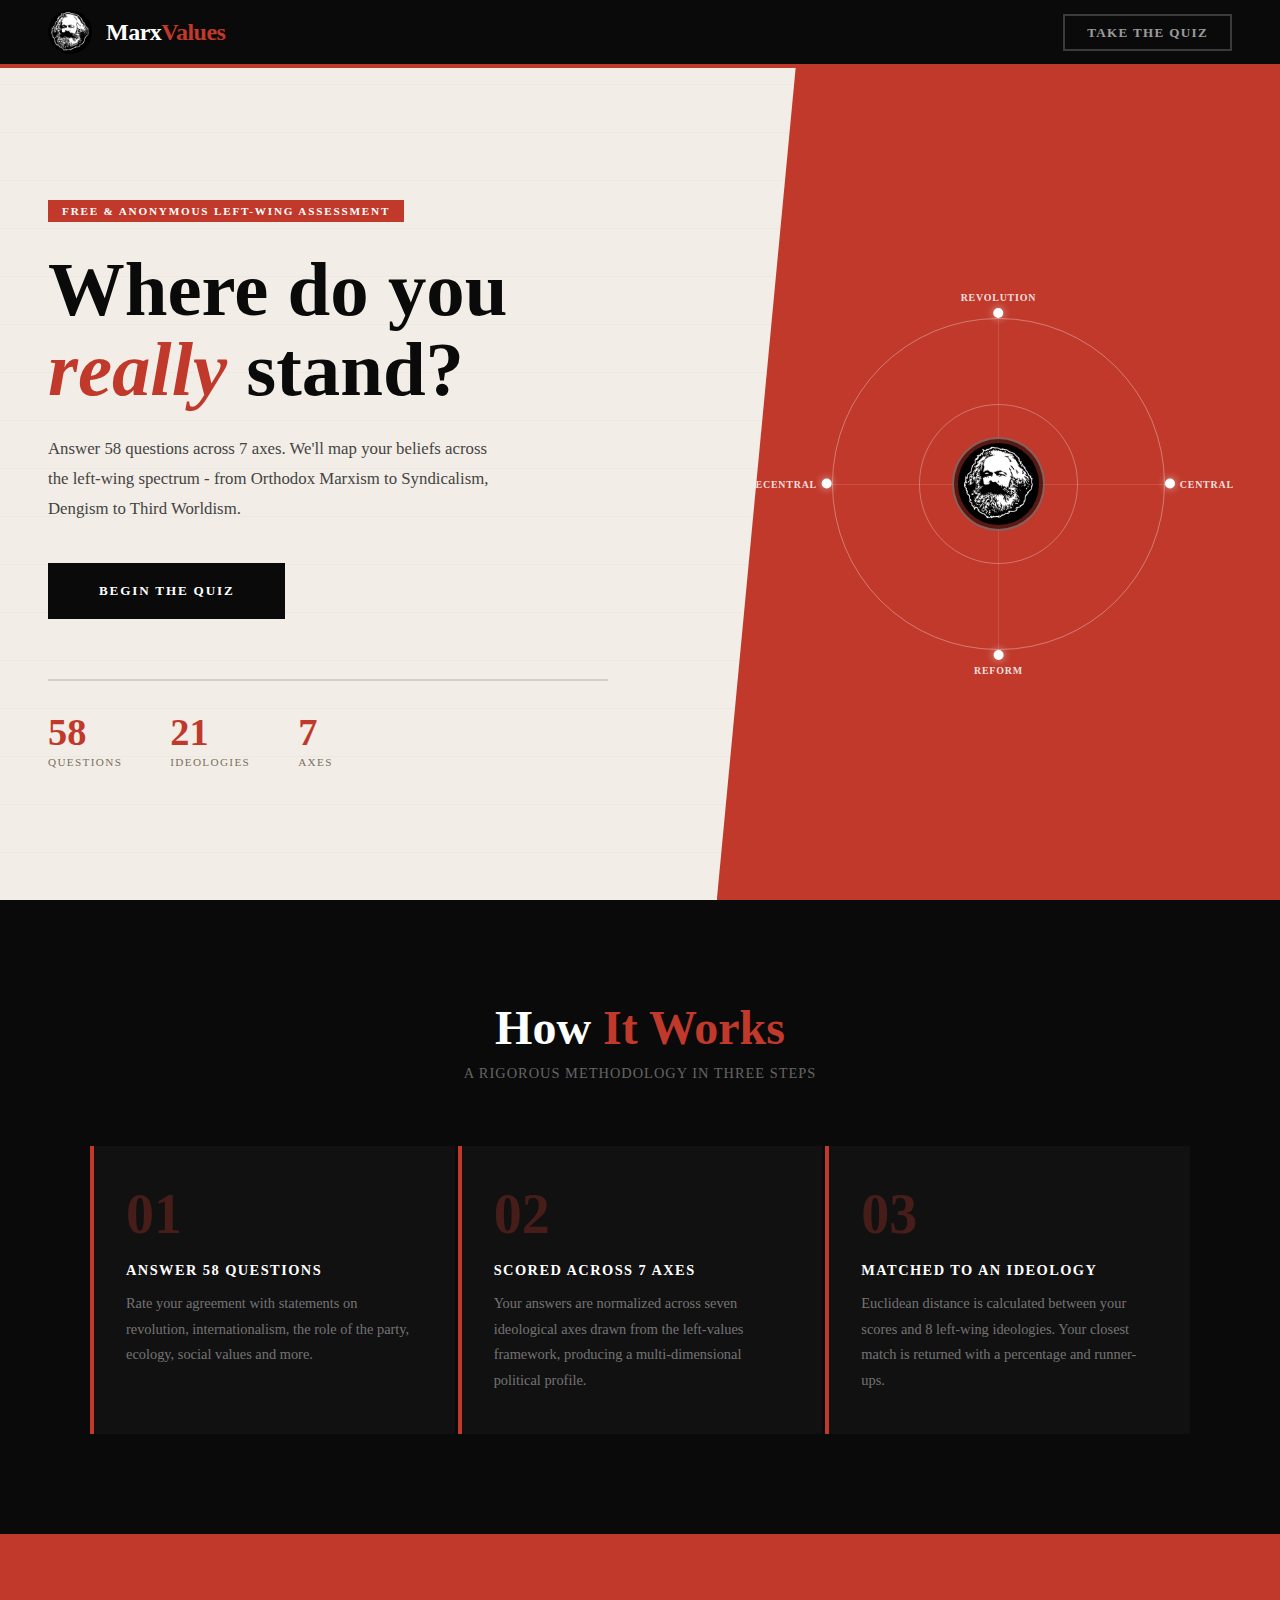
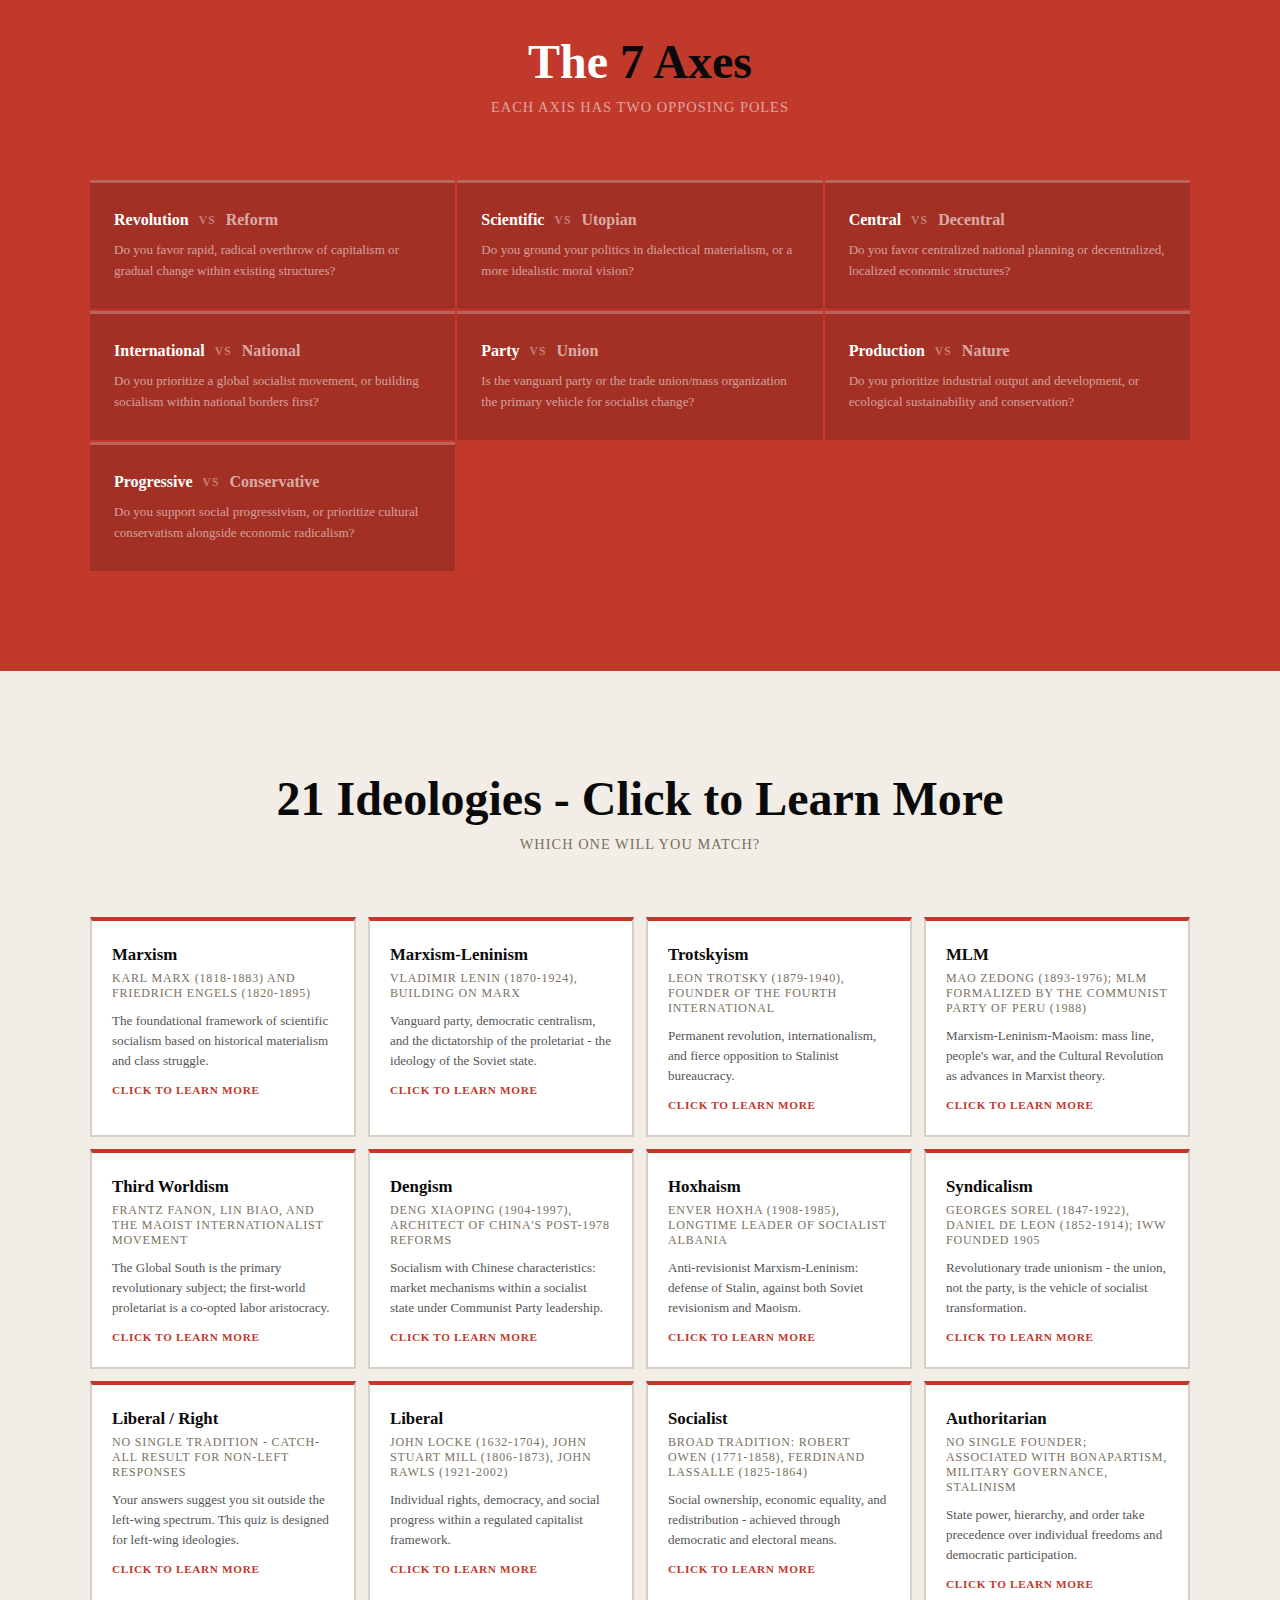
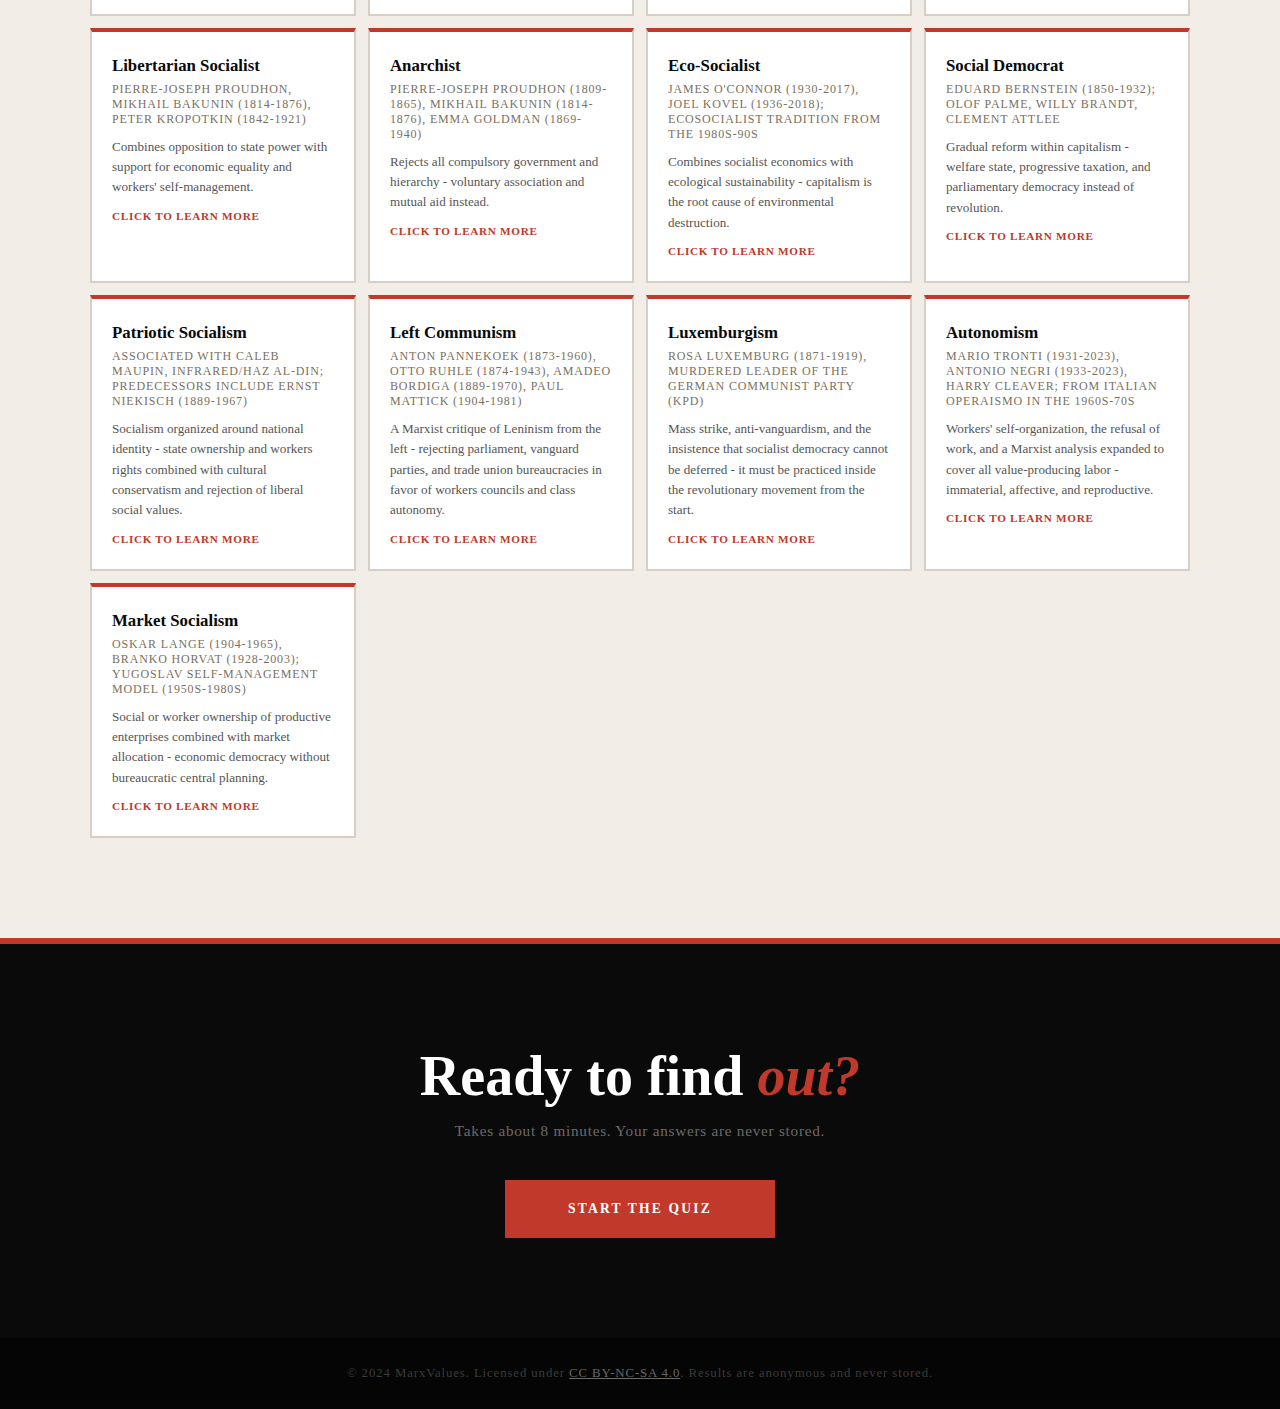
<file: index.html>
<!DOCTYPE html>
<!-- ╔══════════════════════════════════════════════════════╗
     MarxValues - index.html
     Homepage: animated compass, ideology cards with
     modal popups, axes explainer, and CTA banner.
     No external dependencies - all fonts are system serif.
╚══════════════════════════════════════════════════════╝ -->
<html lang="en">
<head>
    <meta charset="UTF-8">
    <!-- Redirect HTTP to HTTPS in production; skips localhost and file:// -->
    <script>
        // Enforce HTTPS in production (skip for local file:// development)
        if (location.protocol === 'http:' && location.hostname !== 'localhost' && location.hostname !== '127.0.0.1') {
            location.replace('https:' + location.href.slice(5));
        }
    </script>
    <meta name="viewport" content="width=device-width, initial-scale=1.0">
    <!-- Content Security Policy: blocks all external requests.
         default-src none = deny everything not explicitly allowed.
         unsafe-inline = needed for our inline style and script blocks.
         connect-src none = no fetch/XHR (this is a fully offline static site).
         upgrade-insecure-requests = auto-upgrade any http: subresources. -->
    <meta http-equiv="Content-Security-Policy" content="
        default-src 'none';
        script-src 'self' 'unsafe-inline';
        style-src 'self' 'unsafe-inline';
        img-src 'self' data:;
        font-src 'self';
        connect-src 'none';
        form-action 'none';
        base-uri 'self';
        upgrade-insecure-requests;
    ">
    <title>MarxValues - Discover Your Left-Wing Compass</title>
    <link rel="icon" type="image/png" href="marx.png">
    <link rel="apple-touch-icon" href="marx.png">

    <!-- ── STYLES ─────────────────────────────────────────────────
         CSS variables, layout, hero, compass, ideology cards,
         modal overlay, axes section, CTA, and footer.
         Color palette: --ink (near-black), --red (#c0392b),
         --paper (warm off-white), --red (accent throughout).
    ──────────────────────────────────────────────────────────── -->
    <style>
        :root {
            --ink:   #0a0a0a;
            --paper: #f2ede6;
            --red:   #c0392b;
            --red2:  #96281b;
            --muted: #7a7060;
            --border:#d8cfc4;
            --card:  #ffffff;
        }
        *{margin:0;padding:0;box-sizing:border-box;}
        body{font-family:'Georgia','Times New Roman',Times,serif;background:var(--paper);color:var(--ink);overflow-x:hidden;}
        body::before{content:'';position:fixed;inset:0;pointer-events:none;z-index:0;
          background-image:url("data:image/svg+xml,%3Csvg viewBox='0 0 200 200' xmlns='http://www.w3.org/2000/svg'%3E%3Cfilter id='n'%3E%3CfeTurbulence type='fractalNoise' baseFrequency='0.72' numOctaves='4' stitchTiles='stitch'/%3E%3C/filter%3E%3Crect width='100%25' height='100%25' filter='url(%23n)' opacity='0.04'/%3E%3C/svg%3E");}

        /* HEADER */
        header{position:sticky;top:0;z-index:100;background:var(--ink);border-bottom:4px solid var(--red);padding:0 48px;height:68px;display:flex;align-items:center;justify-content:space-between;}
        .logo{display:flex;align-items:center;gap:14px;text-decoration:none;}
        .logo-img{width:44px;height:44px;border-radius:50%;object-fit:cover;display:block;}
        .logo-text{font-family:'Georgia','Times New Roman',Times,serif;font-size:1.5rem;font-weight:900;color:#fff;letter-spacing:-0.5px;}
        .logo-text span{color:var(--red);}
        nav a{color:rgba(255,255,255,0.6);text-decoration:none;font-size:0.82rem;font-weight:600;letter-spacing:0.1em;text-transform:uppercase;border:2px solid rgba(255,255,255,0.2);padding:9px 22px;transition:all 0.2s;}
        nav a:hover{background:var(--red);border-color:var(--red);color:#fff;}

        /* HERO */
        .hero{position:relative;z-index:1;min-height:calc(100vh - 68px);display:flex;align-items:center;padding:80px 48px;overflow:hidden;background:var(--paper);}
        .hero::before{content:'';position:absolute;inset:0;pointer-events:none;background-image:repeating-linear-gradient(0deg,transparent,transparent 47px,rgba(0,0,0,0.042) 48px);}
        .hero::after{content:'';position:absolute;top:0;right:0;width:44%;height:100%;background:var(--red);clip-path:polygon(14% 0%,100% 0%,100% 100%,0% 100%);z-index:0;}
        .hero-content{position:relative;z-index:2;max-width:560px;}
        .eyebrow{display:inline-block;background:var(--red);color:#fff;padding:5px 14px;font-size:0.7rem;font-weight:600;letter-spacing:0.16em;text-transform:uppercase;margin-bottom:28px;}
        .hero h1{font-family:'Georgia','Times New Roman',Times,serif;font-size:clamp(3rem,6vw,5.2rem);line-height:1.04;font-weight:900;color:var(--ink);margin-bottom:24px;}
        .hero h1 em{font-style:italic;color:var(--red);}
        .hero p{font-size:1.05rem;line-height:1.78;color:#444;max-width:460px;margin-bottom:40px;}
        .hero-cta{display:inline-block;background:var(--ink);color:#fff;text-decoration:none;padding:17px 48px;font-size:0.82rem;font-weight:700;letter-spacing:0.14em;text-transform:uppercase;border:3px solid var(--ink);transition:all 0.22s;position:relative;overflow:hidden;}
        .hero-cta::before{content:'';position:absolute;left:0;top:0;width:0;height:100%;background:var(--red);transition:width 0.28s ease;z-index:0;}
        .hero-cta:hover::before{width:100%;}
        .hero-cta:hover{border-color:var(--red);}
        .hero-cta-text{position:relative;z-index:1;}
        .hero-stats{display:flex;gap:48px;margin-top:56px;border-top:2px solid var(--border);padding-top:32px;}
        .stat-num{font-family:'Georgia','Times New Roman',Times,serif;font-size:2.4rem;font-weight:900;color:var(--red);line-height:1;}
        .stat-label{font-size:0.7rem;color:var(--muted);text-transform:uppercase;letter-spacing:0.12em;margin-top:4px;}

        /* COMPASS VISUAL on red panel */
        .hero-visual{position:absolute;right:0;top:0;width:44%;height:100%;clip-path:polygon(14% 0%,100% 0%,100% 100%,0% 100%);z-index:1;display:flex;align-items:center;justify-content:center;}
        .compass-wrap{position:relative;width:clamp(240px,26vw,340px);aspect-ratio:1;margin:40px;}
        .compass-ring{position:absolute;inset:0;border:1.5px solid rgba(255,255,255,0.18);border-radius:50%;animation:spin 40s linear infinite;}
        .compass-ring:nth-child(2){inset:12%;border-style:dashed;border-color:rgba(255,255,255,0.25);animation-duration:26s;animation-direction:reverse;}
        .compass-ring:nth-child(3){inset:26%;border-color:rgba(255,255,255,0.3);animation-duration:16s;}
        @keyframes spin{to{transform:rotate(360deg);}}
        .compass-center{position:absolute;inset:36%;background:rgba(0,0,0,0.55);border-radius:50%;display:grid;place-items:center;border:2px solid rgba(255,255,255,0.3);}
        .compass-marx{width:100%;height:100%;border-radius:50%;object-fit:cover;padding:4px;}
        /* axis poles - positioned relative to compass-wrap center */
        .pole{position:absolute;display:flex;flex-direction:column;align-items:center;gap:5px;}
        .pole-dot{width:10px;height:10px;border-radius:50%;background:#fff;box-shadow:0 0 8px rgba(255,255,255,0.6);flex-shrink:0;}
        .pole-label{font-size:0.62rem;font-weight:700;text-transform:uppercase;letter-spacing:0.08em;color:rgba(255,255,255,0.85);white-space:nowrap;}
        /* top: dot sits at top edge of circle (y=0), label above */
        .pole.top{top:0;left:50%;transform:translate(-50%,-100%);flex-direction:column-reverse;}
        /* bottom: dot sits at bottom edge, label below */
        .pole.bottom{bottom:0;left:50%;transform:translate(-50%,100%);flex-direction:column;}
        /* left: dot at left edge, label to the left */
        .pole.left{left:0;top:50%;transform:translate(-100%,-50%);flex-direction:row-reverse;}
        /* right: dot at right edge, label to the right */
        .pole.right{right:0;top:50%;transform:translate(100%,-50%);flex-direction:row;}
        /* axis lines */
        .axis-line-h,.axis-line-v{position:absolute;background:rgba(255,255,255,0.12);}
        .axis-line-h{height:1px;width:100%;top:50%;left:0;}
        .axis-line-v{width:1px;height:100%;left:50%;top:0;}

        /* HOW IT WORKS */
        .features-section{position:relative;z-index:1;background:var(--ink);padding:100px 48px;}
        .section-header{text-align:center;margin-bottom:64px;}
        .section-header h2{font-family:'Georgia','Times New Roman',Times,serif;font-size:clamp(2rem,4vw,3rem);color:#fff;font-weight:900;}
        .section-header h2 span{color:var(--red);}
        .section-header p{color:rgba(255,255,255,0.38);margin-top:10px;font-size:0.9rem;letter-spacing:0.07em;text-transform:uppercase;}
        .features-grid{display:grid;grid-template-columns:repeat(auto-fit,minmax(260px,1fr));gap:3px;max-width:1100px;margin:0 auto;}
        .feature-card{background:rgba(255,255,255,0.03);border-left:4px solid var(--red);padding:40px 32px;transition:background 0.25s;}
        .feature-card:hover{background:rgba(192,57,43,0.1);}
        .feature-num{font-family:'Georgia','Times New Roman',Times,serif;font-size:3.5rem;font-weight:900;color:var(--red);opacity:0.3;line-height:1;margin-bottom:20px;}
        .feature-card h3{font-size:0.9rem;font-weight:700;color:#fff;margin-bottom:12px;text-transform:uppercase;letter-spacing:0.1em;}
        .feature-card p{font-size:0.9rem;line-height:1.78;color:rgba(255,255,255,0.42);}

        /* AXES */
        .axes-section{position:relative;z-index:1;background:var(--red);padding:100px 48px;}
        .axes-section .section-header h2{color:#fff;}
        .axes-section .section-header h2 span{color:var(--ink);}
        .axes-section .section-header p{color:rgba(255,255,255,0.55);}
        .axes-grid{display:grid;grid-template-columns:repeat(auto-fit,minmax(280px,1fr));gap:2px;max-width:1100px;margin:0 auto;}
        .axis-card{background:rgba(0,0,0,0.15);padding:28px 24px;border-top:3px solid rgba(255,255,255,0.25);}
        .axis-vs{display:flex;align-items:center;gap:10px;margin-bottom:10px;}
        .axis-a{font-family:'Georgia','Times New Roman',Times,serif;font-weight:700;font-size:1rem;color:#fff;}
        .axis-sep{font-size:0.72rem;font-weight:600;text-transform:uppercase;letter-spacing:0.1em;color:rgba(255,255,255,0.4);}
        .axis-b{font-family:'Georgia','Times New Roman',Times,serif;font-weight:700;font-size:1rem;color:rgba(255,255,255,0.6);}
        .axis-desc{font-size:0.82rem;line-height:1.6;color:rgba(255,255,255,0.55);}

        /* IDEOLOGIES */
        .ideologies-section{position:relative;z-index:1;background:var(--paper);padding:100px 48px;}
        .ideologies-section .section-header h2{color:var(--ink);}
        .ideologies-section .section-header p{color:var(--muted);}
        .ideo-grid{display:grid;grid-template-columns:repeat(auto-fit,minmax(220px,1fr));gap:12px;max-width:1100px;margin:0 auto;}
        .ideo-card{background:var(--card);border:2px solid var(--border);border-top:4px solid var(--red);padding:24px 20px;cursor:pointer;transition:all 0.22s;user-select:none;}
        .ideo-card:hover{border-color:var(--red);transform:translateY(-4px);box-shadow:0 8px 24px rgba(0,0,0,0.1);}
        .ideo-card-name{font-family:'Georgia','Times New Roman',Times,serif;font-size:1.05rem;font-weight:700;color:var(--ink);margin-bottom:6px;}
        .ideo-card-named{font-size:0.75rem;color:var(--muted);text-transform:uppercase;letter-spacing:0.07em;margin-bottom:10px;}
        .ideo-card-blurb{font-size:0.82rem;line-height:1.55;color:#555;}
        .ideo-card-hint{font-size:0.7rem;color:var(--red);font-weight:600;letter-spacing:0.06em;text-transform:uppercase;margin-top:12px;}

        /* MODAL */
        .modal-overlay{display:none;position:fixed;inset:0;background:rgba(0,0,0,0.75);z-index:500;align-items:center;justify-content:center;padding:20px;overflow-y:auto;}
        .modal-overlay.open{display:flex;}
        .modal{background:var(--card);max-width:640px;width:100%;position:relative;border-top:6px solid var(--red);animation:modalIn 0.25s ease;max-height:90vh;overflow-y:auto;}
        @keyframes modalIn{from{opacity:0;transform:translateY(20px);}to{opacity:1;transform:translateY(0);}}
        .modal-inner{padding:48px;}
        .modal-close{position:absolute;top:16px;right:20px;background:none;border:none;font-size:1.6rem;cursor:pointer;color:var(--muted);line-height:1;transition:color 0.2s;}
        .modal-close:hover{color:var(--red);}
        .modal-sources{margin-top:20px;padding-top:16px;border-top:1px solid var(--border);}
        .modal-sources strong{font-size:0.78rem;text-transform:uppercase;letter-spacing:0.08em;color:var(--muted);}
        .modal-sources ul{margin:8px 0 0 18px;line-height:1.9;}
        .modal-sources li{font-size:0.85rem;}
                .modal-eyebrow{font-size:0.7rem;font-weight:600;text-transform:uppercase;letter-spacing:0.14em;color:var(--red);margin-bottom:12px;}
        .modal-title{font-family:'Georgia','Times New Roman',Times,serif;font-size:2rem;font-weight:900;color:var(--ink);margin-bottom:8px;}
        .modal-named{font-size:0.85rem;color:var(--muted);margin-bottom:24px;font-style:italic;}
        .modal-body{font-size:0.95rem;line-height:1.8;color:#333;}
        .modal-body p{margin-bottom:14px;}

        /* CTA */
        .cta-banner{position:relative;z-index:1;background:var(--ink);padding:100px 48px;text-align:center;border-top:6px solid var(--red);}
        .cta-banner h2{font-family:'Georgia','Times New Roman',Times,serif;font-size:clamp(2.2rem,5vw,3.5rem);color:#fff;font-weight:900;margin-bottom:14px;}
        .cta-banner h2 em{font-style:italic;color:var(--red);}
        .cta-banner p{color:rgba(255,255,255,0.4);font-size:0.95rem;margin-bottom:40px;letter-spacing:0.05em;}
        .btn-cta{display:inline-block;background:var(--red);color:#fff;text-decoration:none;padding:18px 60px;font-size:0.85rem;font-weight:700;letter-spacing:0.16em;text-transform:uppercase;border:3px solid var(--red);transition:all 0.22s;}
        .btn-cta:hover{background:transparent;color:var(--red);}

        footer{background:#050505;color:rgba(255,255,255,0.22);padding:28px 48px;text-align:center;font-size:0.8rem;position:relative;z-index:1;letter-spacing:0.07em;}

        @media(max-width:900px){
            .hero::after,.hero-visual{display:none;}
            header{padding:0 20px;}
            .hero{padding:56px 20px;min-height:auto;}
            .features-section,.axes-section,.ideologies-section,.cta-banner{padding:60px 20px;}
        }
    </style>
</head>
<body>

<header>
    <a class="logo" href="index.html">
        <img class="logo-img" src="marx.png" alt="Marx">
        <span class="logo-text">Marx<span>Values</span></span>
    </a>
    <nav><a href="quiz.html">Take the Quiz</a></nav>
</header>

<!-- ── HERO SECTION ──────────────────────────────────────────────
     Full-height landing panel. Left side: headline, CTA button,
     and stat counters (questions / ideologies / axes).
     Right side: animated spinning compass rings with Marx portrait
     at center, clipped by a diagonal red panel using clip-path.
──────────────────────────────────────────────────────────────── -->
<section class="hero">
    <div class="hero-content">
        <div class="eyebrow">Free &amp; Anonymous Left-Wing Assessment</div>
        <h1>Where do you <em>really</em> stand?</h1>
        <p>Answer 58 questions across 7 axes. We'll map your beliefs across the left-wing spectrum - from Orthodox Marxism to Syndicalism, Dengism to Third Worldism.</p>
        <a href="quiz.html" class="hero-cta"><span class="hero-cta-text">Begin the Quiz</span></a>
        <div class="hero-stats">
            <div class="stat"><div class="stat-num">58</div><div class="stat-label">Questions</div></div>
            <div class="stat"><div class="stat-num">21</div><div class="stat-label">Ideologies</div></div>
            <div class="stat"><div class="stat-num">7</div><div class="stat-label">Axes</div></div>
        </div>
    </div>
    <!-- Compass visual: three spinning rings + cardinal pole labels.
         The .compass-wrap has margin:40px so pole labels don't clip.
         Pole dots sit on the ring edge via translate() math. -->
    <div class="hero-visual">
        <div class="compass-wrap">
            <div class="axis-line-h"></div>
            <div class="axis-line-v"></div>
            <div class="compass-ring"></div>
            <div class="compass-ring"></div>
            <div class="compass-ring"></div>
            <div class="pole top"><div class="pole-dot"></div><div class="pole-label">Revolution</div></div>
            <div class="pole bottom"><div class="pole-dot"></div><div class="pole-label">Reform</div></div>
            <div class="pole left"><div class="pole-dot"></div><div class="pole-label">Decentral</div></div>
            <div class="pole right"><div class="pole-dot"></div><div class="pole-label">Central</div></div>
            <div class="compass-center">
                <img class="compass-marx" src="marx.png" alt="Marx">
            </div>
        </div>
    </div>
</section>

<!-- ── HOW IT WORKS SECTION ──────────────────────────────────────
     Three-step explanation: answer questions, get axis scores,
     match to an ideology. Dark background with red left-border cards.
──────────────────────────────────────────────────────────────── -->
<section class="features-section">
    <div class="section-header">
        <h2>How <span>It Works</span></h2>
        <p>A rigorous methodology in three steps</p>
    </div>
    <div class="features-grid">
        <div class="feature-card">
            <div class="feature-num">01</div>
            <h3>Answer 58 Questions</h3>
            <p>Rate your agreement with statements on revolution, internationalism, the role of the party, ecology, social values and more.</p>
        </div>
        <div class="feature-card">
            <div class="feature-num">02</div>
            <h3>Scored Across 7 Axes</h3>
            <p>Your answers are normalized across seven ideological axes drawn from the left-values framework, producing a multi-dimensional political profile.</p>
        </div>
        <div class="feature-card">
            <div class="feature-num">03</div>
            <h3>Matched to an Ideology</h3>
            <p>Euclidean distance is calculated between your scores and 8 left-wing ideologies. Your closest match is returned with a percentage and runner-ups.</p>
        </div>
    </div>
</section>

<!-- ── 7 AXES SECTION ────────────────────────────────────────────
     Explains each of the 7 scoring axes and their opposing poles.
     Red background to break up the dark/light alternation.
──────────────────────────────────────────────────────────────── -->
<section class="axes-section">
    <div class="section-header">
        <h2>The <span>7 Axes</span></h2>
        <p>Each axis has two opposing poles</p>
    </div>
    <div class="axes-grid">
        <div class="axis-card">
            <div class="axis-vs"><span class="axis-a">Revolution</span><span class="axis-sep">vs</span><span class="axis-b">Reform</span></div>
            <div class="axis-desc">Do you favor rapid, radical overthrow of capitalism or gradual change within existing structures?</div>
        </div>
        <div class="axis-card">
            <div class="axis-vs"><span class="axis-a">Scientific</span><span class="axis-sep">vs</span><span class="axis-b">Utopian</span></div>
            <div class="axis-desc">Do you ground your politics in dialectical materialism, or a more idealistic moral vision?</div>
        </div>
        <div class="axis-card">
            <div class="axis-vs"><span class="axis-a">Central</span><span class="axis-sep">vs</span><span class="axis-b">Decentral</span></div>
            <div class="axis-desc">Do you favor centralized national planning or decentralized, localized economic structures?</div>
        </div>
        <div class="axis-card">
            <div class="axis-vs"><span class="axis-a">International</span><span class="axis-sep">vs</span><span class="axis-b">National</span></div>
            <div class="axis-desc">Do you prioritize a global socialist movement, or building socialism within national borders first?</div>
        </div>
        <div class="axis-card">
            <div class="axis-vs"><span class="axis-a">Party</span><span class="axis-sep">vs</span><span class="axis-b">Union</span></div>
            <div class="axis-desc">Is the vanguard party or the trade union/mass organization the primary vehicle for socialist change?</div>
        </div>
        <div class="axis-card">
            <div class="axis-vs"><span class="axis-a">Production</span><span class="axis-sep">vs</span><span class="axis-b">Nature</span></div>
            <div class="axis-desc">Do you prioritize industrial output and development, or ecological sustainability and conservation?</div>
        </div>
        <div class="axis-card">
            <div class="axis-vs"><span class="axis-a">Progressive</span><span class="axis-sep">vs</span><span class="axis-b">Conservative</span></div>
            <div class="axis-desc">Do you support social progressivism, or prioritize cultural conservatism alongside economic radicalism?</div>
        </div>
    </div>
</section>

<!-- ── IDEOLOGY CARDS SECTION ───────────────────────────────────
     Grid of 21 clickable ideology cards. Each card is populated
     from the IDEOLOGIES JS array below. Clicking opens a modal
     with full description and Marxists Internet Archive links.
──────────────────────────────────────────────────────────────── -->
<section class="ideologies-section">
    <div class="section-header">
        <h2>21 Ideologies - Click to Learn More</h2>
        <p>Which one will you match?</p>
    </div>
    <div class="ideo-grid" id="ideo-grid"></div>
</section>

<!-- ── CALL TO ACTION ────────────────────────────────────────────
     Final push to start the quiz before the footer.
──────────────────────────────────────────────────────────────── -->
<section class="cta-banner">
    <h2>Ready to find <em>out?</em></h2>
    <p>Takes about 8 minutes. Your answers are never stored.</p>
    <a href="quiz.html" class="btn-cta">Start the Quiz</a>
</section>

<footer>
    <p>&copy; 2024 MarxValues. Licensed under <a href="https://creativecommons.org/licenses/by-nc-sa/4.0/" style="color:rgba(255,255,255,0.4);text-decoration:underline;">CC BY-NC-SA 4.0</a>. Results are anonymous and never stored.</p>
</footer>

<!-- ── MODAL OVERLAY ────────────────────────────────────────────
     Hidden by default. Shown when a user clicks an ideology card.
     Clicking the backdrop (modal-overlay) or X button closes it.
     Content is injected by openModal(i) from the IDEOLOGIES array.
──────────────────────────────────────────────────────────────── -->
<!-- MODAL -->
<div class="modal-overlay" id="modal-overlay" onclick="closeModal(event)">
    <div class="modal" id="modal">
        <button class="modal-close" onclick="closeModal(null)">&times;</button>
        <div class="modal-inner">
            <div><div class="modal-eyebrow" id="modal-eyebrow">Ideology</div>
                <div class="modal-title" id="modal-title"></div></div>
            <div class="modal-named" id="modal-named"></div>
            <div class="modal-body" id="modal-body"></div>
        </div>
    </div>
</div>

<script>
/* ── IDEOLOGIES DATA ARRAY ─────────────────────────────────────────
   Each object contains:
     name    - ideology name (must match quiz.html ideologies array)
     named   - founder / origin attribution
     blurb   - one-sentence card description
     full    - full HTML modal content including Further Reading links
   This array drives both the card grid and the modal popups.
   To add a new ideology: add an entry here AND in quiz.html.
────────────────────────────────────────────────────────────────── */
const IDEOLOGIES = [
    {
        name: "Marxism",
        named: "Karl Marx (1818-1883) and Friedrich Engels (1820-1895)",
        blurb: "The foundational framework of scientific socialism based on historical materialism and class struggle.",
        full: `<p>Marxism is the political and economic theory developed by Karl Marx and Friedrich Engels. It holds that human history is the history of class struggle - that the material conditions of production shape all social, political, and intellectual life.</p><p>Marx argued that capitalism necessarily produces contradictions: it concentrates wealth while immiserating the proletariat, and will eventually be overthrown by a working-class revolution. Core texts: The Communist Manifesto (1848) and Capital (1867).</p><div class="modal-sources"><strong>Further Reading (Marxists Internet Archive):</strong><ul style="margin:8px 0 0 18px;line-height:1.9;"><li><a href="https://www.marxists.org/archive/marx/works/1848/communist-manifesto/" target="_blank" rel="noopener noreferrer" style="color:var(--red);text-decoration:underline;">The Communist Manifesto (1848)</a></li><li><a href="https://www.marxists.org/archive/marx/works/1867-c1/" target="_blank" rel="noopener noreferrer" style="color:var(--red);text-decoration:underline;">Capital Vol. I (1867)</a></li><li><a href="https://www.marxists.org/archive/marx/works/1875/gotha/" target="_blank" rel="noopener noreferrer" style="color:var(--red);text-decoration:underline;">Critique of the Gotha Programme (1875)</a></li><li><a href="https://www.marxists.org/archive/marx/works/1847/wage-labour/" target="_blank" rel="noopener noreferrer" style="color:var(--red);text-decoration:underline;">Wage Labour and Capital (1849)</a></li></ul></div>`,
    },
    {
        name: "Marxism-Leninism",
        named: "Vladimir Lenin (1870-1924), building on Marx",
        blurb: "Vanguard party, democratic centralism, and the dictatorship of the proletariat - the ideology of the Soviet state.",
        full: `<p>Marxism-Leninism developed Lenin's concept of a disciplined vanguard party to lead the working class, developed in response to Tsarist repression. Key tenets include democratic centralism, the dictatorship of the proletariat as a transitional state form, and Lenin's theory of imperialism as capitalism's highest stage. ML remains the dominant tendency in Cuba, Vietnam, Laos, and (in modified form) China.</p><div class="modal-sources"><strong>Further Reading (Marxists Internet Archive):</strong><ul style="margin:8px 0 0 18px;line-height:1.9;"><li><a href="https://www.marxists.org/archive/lenin/works/1901/witbd/" target="_blank" rel="noopener noreferrer" style="color:var(--red);text-decoration:underline;">What Is To Be Done? (1902)</a></li><li><a href="https://www.marxists.org/archive/lenin/works/1916/imp-hsc/" target="_blank" rel="noopener noreferrer" style="color:var(--red);text-decoration:underline;">Imperialism, the Highest Stage (1917)</a></li><li><a href="https://www.marxists.org/archive/lenin/works/1917/staterev/" target="_blank" rel="noopener noreferrer" style="color:var(--red);text-decoration:underline;">State and Revolution (1917)</a></li><li><a href="https://www.marxists.org/archive/lenin/works/1920/lwc/" target="_blank" rel="noopener noreferrer" style="color:var(--red);text-decoration:underline;">Left-Wing Communism (1920)</a></li></ul></div>`,
    },
    {
        name: "Trotskyism",
        named: "Leon Trotsky (1879-1940), founder of the Fourth International",
        blurb: "Permanent revolution, internationalism, and fierce opposition to Stalinist bureaucracy.",
        full: `<p>Trotsky's theory of Permanent Revolution argued the socialist revolution must be international to survive. He characterized the USSR under Stalin as a degenerated workers' state - bureaucratically deformed but resting on socialist property relations - and called for a political revolution to restore workers' democracy. His Fourth International was founded in 1938 to oppose both capitalism and Stalinism.</p><div class="modal-sources"><strong>Further Reading (Marxists Internet Archive):</strong><ul style="margin:8px 0 0 18px;line-height:1.9;"><li><a href="https://www.marxists.org/archive/trotsky/1931/tpr/index.htm" target="_blank" rel="noopener noreferrer" style="color:var(--red);text-decoration:underline;">The Permanent Revolution (1928)</a></li><li><a href="https://www.marxists.org/archive/trotsky/1936/revbet/" target="_blank" rel="noopener noreferrer" style="color:var(--red);text-decoration:underline;">The Revolution Betrayed (1936)</a></li><li><a href="https://www.marxists.org/archive/trotsky/1938/tp/" target="_blank" rel="noopener noreferrer" style="color:var(--red);text-decoration:underline;">Transitional Program (1938)</a></li><li><a href="https://www.marxists.org/archive/trotsky/1938/morals/morals.htm" target="_blank" rel="noopener noreferrer" style="color:var(--red);text-decoration:underline;">Their Morals and Ours (1938)</a></li></ul></div>`,
    },
    {
        name: "MLM",
        named: "Mao Zedong (1893-1976); MLM formalized by the Communist Party of Peru (1988)",
        blurb: "Marxism-Leninism-Maoism: mass line, people's war, and the Cultural Revolution as advances in Marxist theory.",
        full: `<p>MLM synthesizes Marxism-Leninism with Mao's contributions - the Mass Line (from the masses, to the masses), People's War as universal military strategy, and the theory that class struggle continues under socialism (Cultural Revolution). MLM was first formally systematized by the Communist Party of Peru in 1988. Contemporary MLM parties include the Communist Party of India (Maoist) and Communist Party of the Philippines.</p><div class="modal-sources"><strong>Further Reading (Marxists Internet Archive):</strong><ul style="margin:8px 0 0 18px;line-height:1.9;"><li><a href="https://www.marxists.org/reference/archive/mao/selected-works/volume-2/mswv2_26.htm" target="_blank" rel="noopener noreferrer" style="color:var(--red);text-decoration:underline;">On New Democracy (1940)</a></li><li><a href="https://www.marxists.org/reference/archive/mao/selected-works/volume-1/mswv1_16.htm" target="_blank" rel="noopener noreferrer" style="color:var(--red);text-decoration:underline;">On Practice (1937)</a></li><li><a href="https://www.marxists.org/reference/archive/mao/selected-works/volume-1/mswv1_17.htm" target="_blank" rel="noopener noreferrer" style="color:var(--red);text-decoration:underline;">On Contradiction (1937)</a></li><li><a href="https://www.marxists.org/reference/archive/mao/selected-works/volume-3/mswv3_12.htm" target="_blank" rel="noopener noreferrer" style="color:var(--red);text-decoration:underline;">On the Mass Line</a></li></ul></div>`,
    },
    {
        name: "Third Worldism",
        named: "Frantz Fanon, Lin Biao, and the Maoist Internationalist Movement",
        blurb: "The Global South is the primary revolutionary subject; the first-world proletariat is a co-opted labor aristocracy.",
        full: `<p>Third Worldism holds that the primary revolutionary contradiction is between imperialism and the oppressed nations of the Global South. Drawing on Lin Biao's Long Live the Victory of People's War and the labor aristocracy theory, Third Worldists argue that high wages in imperialist countries have bought off the first-world working class. The Maoist Internationalist Movement (MIM) is the most prominent contemporary Third Worldist organization.</p><div class="modal-sources"><strong>Further Reading (Marxists Internet Archive):</strong><ul style="margin:8px 0 0 18px;line-height:1.9;"><li><a href="https://www.marxists.org/reference/archive/lin-biao/1965/09/peoples_war/" target="_blank" rel="noopener noreferrer" style="color:var(--red);text-decoration:underline;">Long Live the Victory of People's War - Lin Biao (1965)</a></li><li><a href="https://www.marxists.org/subject/africa/fanon/" target="_blank" rel="noopener noreferrer" style="color:var(--red);text-decoration:underline;">The Wretched of the Earth - Fanon (1961)</a></li><li><a href="https://www.marxists.org/archive/lenin/works/1916/imp-hsc/" target="_blank" rel="noopener noreferrer" style="color:var(--red);text-decoration:underline;">Imperialism, the Highest Stage - Lenin</a></li></ul></div>`,
    },
    {
        name: "Dengism",
        named: "Deng Xiaoping (1904-1997), architect of China's post-1978 reforms",
        blurb: "Socialism with Chinese characteristics: market mechanisms within a socialist state under Communist Party leadership.",
        full: `<p>Dengism guides China's economic reforms from 1978 onward. Deng argued China was in the primary stage of socialism and needed to develop productive forces first - justifying market mechanisms and foreign investment under CPC leadership. Deeply controversial: Maoists argue it represents capitalist restoration, while Dengists maintain China remains on a longer road to communism.</p><div class="modal-sources"><strong>Further Reading (Marxists Internet Archive):</strong><ul style="margin:8px 0 0 18px;line-height:1.9;"><li><a href="https://www.marxists.org/reference/archive/deng-xiaoping/works/volume-ii/" target="_blank" rel="noopener noreferrer" style="color:var(--red);text-decoration:underline;">Deng Xiaoping Selected Works Vol. II</a></li><li><a href="https://www.marxists.org/reference/archive/deng-xiaoping/works/volume-iii/" target="_blank" rel="noopener noreferrer" style="color:var(--red);text-decoration:underline;">Deng Xiaoping Selected Works Vol. III</a></li><li><a href="https://www.marxists.org/reference/archive/deng-xiaoping/1980/168.htm" target="_blank" rel="noopener noreferrer" style="color:var(--red);text-decoration:underline;">On the Reform of Party and State Leadership (1980)</a></li></ul></div>`,
    },
    {
        name: "Hoxhaism",
        named: "Enver Hoxha (1908-1985), longtime leader of socialist Albania",
        blurb: "Anti-revisionist Marxism-Leninism: defense of Stalin, against both Soviet revisionism and Maoism.",
        full: `<p>Hoxhaism emerged after Enver Hoxha broke with both the USSR (denouncing Khrushchev's de-Stalinization) and China (condemning Mao's Three Worlds Theory). He declared Albania the only genuinely Marxist-Leninist state. Hoxhaism opposes any market reforms, peaceful coexistence with imperialism, and any deviation from strict ML orthodoxy. After Albania's socialist government fell in 1992, Hoxhaist parties continued internationally, characterized by fierce polemics against all other communist tendencies.</p><div class="modal-sources"><strong>Further Reading (Marxists Internet Archive):</strong><ul style="margin:8px 0 0 18px;line-height:1.9;"><li><a href="https://www.marxists.org/reference/archive/hoxha/works/1978/ir/" target="_blank" rel="noopener noreferrer" style="color:var(--red);text-decoration:underline;">Imperialism and the Revolution (1978)</a></li><li><a href="https://www.marxists.org/reference/archive/hoxha/works/1980/khrush/index.htm" target="_blank" rel="noopener noreferrer" style="color:var(--red);text-decoration:underline;">The Khrushchevites (1980)</a></li><li><a href="https://www.marxists.org/reference/archive/hoxha/works/1980/eurocommunism/" target="_blank" rel="noopener noreferrer" style="color:var(--red);text-decoration:underline;">Eurocommunism is Anti-Communism (1980)</a></li><li><a href="https://www.marxists.org/reference/archive/hoxha/works/with-stalin/index.htm" target="_blank" rel="noopener noreferrer" style="color:var(--red);text-decoration:underline;">With Stalin (memoir)</a></li></ul></div>`,
    },
    {
        name: "Syndicalism",
        named: "Georges Sorel (1847-1922), Daniel De Leon (1852-1914); IWW founded 1905",
        blurb: "Revolutionary trade unionism - the union, not the party, is the vehicle of socialist transformation.",
        full: `<p>Syndicalism holds that workers should organize in revolutionary industrial unions which will both fight capitalism and form the administrative structure of a future socialist society. The general strike - not the vanguard party or electoral campaign - is the chief weapon. Key variants include Anarcho-Syndicalism and De Leonism. The IWW (Industrial Workers of the World), founded 1905, remains the most famous syndicalist organization.</p><div class="modal-sources"><strong>Further Reading (Marxists Internet Archive):</strong><ul style="margin:8px 0 0 18px;line-height:1.9;"><li><a href="https://www.marxists.org/archive/deleon/works/1904/040531.htm" target="_blank" rel="noopener noreferrer" style="color:var(--red);text-decoration:underline;">The Burning Question of Trades Unionism - De Leon (1904)</a></li><li><a href="https://www.marxists.org/history/usa/unions/iww/1905/preamble.htm" target="_blank" rel="noopener noreferrer" style="color:var(--red);text-decoration:underline;">IWW Preamble (1905)</a></li><li><a href="https://www.marxists.org/archive/trotsky/1931/unions/3-commsyn.htm" target="_blank" rel="noopener noreferrer" style="color:var(--red);text-decoration:underline;">Communism and Syndicalism - Trotsky (1929)</a></li></ul></div>`,
    },
    {
        name: "Liberal / Right",
        named: "No single tradition - catch-all result for non-left responses",
        blurb: "Your answers suggest you sit outside the left-wing spectrum. This quiz is designed for left-wing ideologies.",
        full: `<p>Your responses indicate views that sit outside the left-wing political spectrum this quiz is designed to measure. MarxValues specifically differentiates between left-wing ideologies from Social Democracy to MLM.</p><p>If you believe you hold left-wing views and landed here unexpectedly, try retaking the quiz with more attention to the economic and organizational questions. If you are genuinely not on the left, you may find a general political compass quiz more useful for locating your political position.</p><div class="modal-sources"><strong>Further Reading (Marxists Internet Archive):</strong><ul style="margin:8px 0 0 18px;line-height:1.9;"><li><a href="https://www.politicalcompass.org/" target="_blank" rel="noopener noreferrer" style="color:var(--red);text-decoration:underline;">Political Compass (general quiz)</a></li><li><a href="https://8values.github.io/" target="_blank" rel="noopener noreferrer" style="color:var(--red);text-decoration:underline;">8values Quiz</a></li><li><a href="https://leftvalues.github.io/" target="_blank" rel="noopener noreferrer" style="color:var(--red);text-decoration:underline;">LeftValues Quiz (what this quiz is based on)</a></li></ul></div>`,
    },
    {
        name: "Liberal",
        named: "John Locke (1632-1704), John Stuart Mill (1806-1873), John Rawls (1921-2002)",
        blurb: "Individual rights, democracy, and social progress within a regulated capitalist framework.",
        full: `<p>Liberalism holds that individual rights, rule of law, and democratic governance are the foundations of a just society. Modern liberals support a mixed economy with state regulation of capitalism to correct market failures and fund social welfare.</p><p>From a Marxist perspective, liberalism represents the ideological form of the bourgeois state - it accepts the fundamental structure of capitalist property relations while seeking to humanize their outcomes. Landing here on a left-wing quiz suggests your views are transitional between liberal and social democratic politics.</p><div class="modal-sources"><strong>Further Reading (Marxists Internet Archive):</strong><ul style="margin:8px 0 0 18px;line-height:1.9;"><li><a href="https://www.marxists.org/reference/archive/mill-john-stuart/1859/liberty/" target="_blank" rel="noopener noreferrer" style="color:var(--red);text-decoration:underline;">On Liberty - Mill (1859)</a></li><li><a href="https://www.marxists.org/archive/lenin/works/1913/sep/03b.htm" target="_blank" rel="noopener noreferrer" style="color:var(--red);text-decoration:underline;">Critique of liberalism - Lenin (1913)</a></li><li><a href="https://www.marxists.org/archive/luxemburg/1900/reform-revolution/" target="_blank" rel="noopener noreferrer" style="color:var(--red);text-decoration:underline;">Reform or Revolution - Luxemburg (contra liberalism)</a></li></ul></div>`,
    },
    {
        name: "Socialist",
        named: "Broad tradition: Robert Owen (1771-1858), Ferdinand Lassalle (1825-1864)",
        blurb: "Social ownership, economic equality, and redistribution - achieved through democratic and electoral means.",
        full: `<p>Democratic socialism holds that capitalism produces unjust inequality and exploitation, and should be replaced by social ownership of the means of production - through democratic, electoral, and parliamentary means rather than revolution.</p><p>This tendency includes the historical social democratic parties of Europe before they moved toward neoliberal accommodation. Contemporary democratic socialists like Bernie Sanders and Jeremy Corbyn represent a revival of this tradition within mainstream politics.</p><div class="modal-sources"><strong>Further Reading (Marxists Internet Archive):</strong><ul style="margin:8px 0 0 18px;line-height:1.9;"><li><a href="https://www.marxists.org/archive/marx/works/1880/soc-utop/" target="_blank" rel="noopener noreferrer" style="color:var(--red);text-decoration:underline;">Socialism: Utopian and Scientific - Engels (1880)</a></li><li><a href="https://www.marxists.org/archive/kautsky/1909/power/" target="_blank" rel="noopener noreferrer" style="color:var(--red);text-decoration:underline;">The Road to Power - Kautsky (1909)</a></li><li><a href="https://www.marxists.org/archive/luxemburg/1900/reform-revolution/" target="_blank" rel="noopener noreferrer" style="color:var(--red);text-decoration:underline;">Reform or Revolution - Luxemburg (1900)</a></li></ul></div>`,
    },
    {
        name: "Authoritarian",
        named: "No single founder; associated with Bonapartism, military governance, Stalinism",
        blurb: "State power, hierarchy, and order take precedence over individual freedoms and democratic participation.",
        full: `<p>Authoritarianism prioritizes strong centralized power, order, and hierarchy over civil liberties and democratic accountability. Authoritarian governments may be of the left or right.</p><p>Within socialist discourse, the charge of authoritarianism is often leveled at Stalinist states. Defenders argue that emergency conditions of capitalist encirclement necessitated strong state measures. Critics argue these measures permanently deformed the socialist project. Landing here suggests authoritarian organizational preferences without clear ideological grounding.</p><div class="modal-sources"><strong>Further Reading (Marxists Internet Archive):</strong><ul style="margin:8px 0 0 18px;line-height:1.9;"><li><a href="https://www.marxists.org/archive/trotsky/1937/08/stalinism.htm" target="_blank" rel="noopener noreferrer" style="color:var(--red);text-decoration:underline;">Stalinism and Bolshevism - Trotsky (1937)</a></li><li><a href="https://www.marxists.org/archive/lenin/works/1917/staterev/" target="_blank" rel="noopener noreferrer" style="color:var(--red);text-decoration:underline;">The State and Revolution - Lenin (1917)</a></li><li><a href="https://www.marxists.org/reference/archive/stalin/works/1926/leninism/" target="_blank" rel="noopener noreferrer" style="color:var(--red);text-decoration:underline;">Problems of Leninism - Stalin (1926)</a></li></ul></div>`,
    },
    {
        name: "Libertarian Socialist",
        named: "Pierre-Joseph Proudhon, Mikhail Bakunin (1814-1876), Peter Kropotkin (1842-1921)",
        blurb: "Combines opposition to state power with support for economic equality and workers' self-management.",
        full: `<p>Libertarian socialism holds that both capitalism and the authoritarian state are forms of domination that must be abolished together. It encompasses anarchism, council communism, and left communism - united by the conviction that socialism cannot be built through state power.</p><p>Key thinkers include Bakunin (who split with Marx over the role of the state), Kropotkin (mutual aid and decentralized communism), and Rosa Luxemburg (democratic mass movements over vanguard parties).</p><div class="modal-sources"><strong>Further Reading (Marxists Internet Archive):</strong><ul style="margin:8px 0 0 18px;line-height:1.9;"><li><a href="https://www.marxists.org/reference/archive/bakunin/works/1873/statism-anarchy.htm" target="_blank" rel="noopener noreferrer" style="color:var(--red);text-decoration:underline;">Statism and Anarchy - Bakunin (1873)</a></li><li><a href="https://www.marxists.org/reference/archive/kropotkin-peter/1902/mutual-aid/" target="_blank" rel="noopener noreferrer" style="color:var(--red);text-decoration:underline;">Mutual Aid - Kropotkin (1902)</a></li><li><a href="https://www.marxists.org/archive/luxemburg/1906/mass-strike/" target="_blank" rel="noopener noreferrer" style="color:var(--red);text-decoration:underline;">The Mass Strike - Luxemburg (1906)</a></li><li><a href="https://www.marxists.org/archive/pannekoe/1947/workers-councils.htm" target="_blank" rel="noopener noreferrer" style="color:var(--red);text-decoration:underline;">Workers' Councils - Pannekoek (1941)</a></li></ul></div>`,
    },
    {
        name: "Anarchist",
        named: "Pierre-Joseph Proudhon (1809-1865), Mikhail Bakunin (1814-1876), Emma Goldman (1869-1940)",
        blurb: "Rejects all compulsory government and hierarchy - voluntary association and mutual aid instead.",
        full: `<p>Anarchism holds that all forms of hierarchical authority - the state, capitalism, patriarchy - are illegitimate and must be abolished. Society should be organized through voluntary association, mutual aid, and direct democracy.</p><p>Proudhon coined the term anarchist in 1840. Bakunin developed it into a revolutionary movement opposing both capitalism and Marxist state socialism. The Spanish Civil War (1936-39) saw the most significant anarchist experiment - the CNT-FAI managed large parts of Catalonia on anarchist principles before being crushed by both Francoists and Stalinists.</p><div class="modal-sources"><strong>Further Reading (Marxists Internet Archive):</strong><ul style="margin:8px 0 0 18px;line-height:1.9;"><li><a href="https://www.marxists.org/reference/subject/economics/proudhon/what-is-property/" target="_blank" rel="noopener noreferrer" style="color:var(--red);text-decoration:underline;">What Is Property? - Proudhon (1840)</a></li><li><a href="https://www.marxists.org/reference/archive/bakunin/works/godstate/" target="_blank" rel="noopener noreferrer" style="color:var(--red);text-decoration:underline;">God and the State - Bakunin (1882)</a></li><li><a href="https://www.marxists.org/reference/archive/kropotkin-peter/1892/conquest-bread/" target="_blank" rel="noopener noreferrer" style="color:var(--red);text-decoration:underline;">The Conquest of Bread - Kropotkin (1892)</a></li><li><a href="https://www.marxists.org/reference/archive/goldman/works/1910s/anarchism.htm" target="_blank" rel="noopener noreferrer" style="color:var(--red);text-decoration:underline;">Anarchism - Goldman (1910)</a></li></ul></div>`,
    },
    {
        name: "Eco-Socialist",
        named: "James O'Connor (1930-2017), Joel Kovel (1936-2018); ecosocialist tradition from the 1980s-90s",
        blurb: "Combines socialist economics with ecological sustainability - capitalism is the root cause of environmental destruction.",
        full: `<p>Eco-socialism holds that capitalism's drive for endless accumulation is structurally incompatible with ecological sustainability. The solution is not green capitalism but a socialist reorganization of production oriented toward human needs and ecological limits.</p><p>Key concepts include the metabolic rift (Marx's analysis of capitalism's disruption of natural cycles, drawn out by John Bellamy Foster), degrowth, and the idea that the working class and the environment share common enemies in capital.</p><div class="modal-sources"><strong>Further Reading (Marxists Internet Archive):</strong><ul style="margin:8px 0 0 18px;line-height:1.9;"><li><a href="https://www.marxists.org/archive/marx/works/1867-c1/ch15.htm" target="_blank" rel="noopener noreferrer" style="color:var(--red);text-decoration:underline;">Marx on Metabolic Rift - Capital Ch.15</a></li><li><a href="https://www.marxists.org/archive/kovel/2002/socialism-ecology.htm" target="_blank" rel="noopener noreferrer" style="color:var(--red);text-decoration:underline;">Socialism and Ecology - Kovel (2002)</a></li><li><a href="https://www.marxists.org/history/etol/revhist/backiss/vol7/no1/oconnor.html" target="_blank" rel="noopener noreferrer" style="color:var(--red);text-decoration:underline;">The Second Contradiction of Capitalism - O'Connor</a></li></ul></div>`,
    },
    {
        name: "Social Democrat",
        named: "Eduard Bernstein (1850-1932); Olof Palme, Willy Brandt, Clement Attlee",
        blurb: "Gradual reform within capitalism - welfare state, progressive taxation, and parliamentary democracy instead of revolution.",
        full: `<p>Social democracy holds that the injustices of capitalism can and should be corrected through democratic reform rather than revolution. Originating in Eduard Bernstein's revisionism of Marxism, it argues that workers' conditions can be improved through legislation, trade unions, and electoral politics without revolutionary rupture.</p><p>Social democrats accept the market economy as the basis of wealth creation, but insist on strong state regulation, progressive taxation, and a comprehensive welfare state. The Scandinavian model is the most celebrated expression of social democratic governance. Bernstein's Evolutionary Socialism (1899) is the foundational text.</p><div class="modal-sources"><strong>Further Reading (Marxists Internet Archive):</strong><ul style="margin:8px 0 0 18px;line-height:1.9;"><li><a href="https://www.marxists.org/reference/archive/bernstein/works/1899/evsoc/" target="_blank" rel="noopener noreferrer" style="color:var(--red);text-decoration:underline;">Evolutionary Socialism - Bernstein (1899)</a></li><li><a href="https://www.marxists.org/archive/luxemburg/1900/reform-revolution/" target="_blank" rel="noopener noreferrer" style="color:var(--red);text-decoration:underline;">Reform or Revolution - Luxemburg (1900, critique)</a></li><li><a href="https://www.marxists.org/history/international/social-democracy/1891/erfurt-program.htm" target="_blank" rel="noopener noreferrer" style="color:var(--red);text-decoration:underline;">The Erfurt Program (1891)</a></li></ul></div>`,
    },
    {
        name: "Patriotic Socialism",
        named: "Associated with Caleb Maupin, Infrared/Haz Al-Din; predecessors include Ernst Niekisch (1889-1967)",
        blurb: "Socialism organized around national identity - state ownership and workers rights combined with cultural conservatism and rejection of liberal social values.",
        full: `<p>Patriotic Socialism holds that genuine socialism must be rooted in national culture, history, and identity rather than abstract internationalism. It rejects the liberal-progressive social values dominant in Western left politics as products of bourgeois ideology.</p><p>Proponents support strong centralized state ownership, robust social programs, and protectionist economic policy - while opposing globalism. It is deeply controversial: most Marxist tendencies consider it proto-fascist or a Red-Brown synthesis, while proponents insist it can win over the nationalist working class. The line between Patriotic Socialism and fascism is historically contested and thin.</p><div class="modal-sources"><strong>Further Reading (Marxists Internet Archive):</strong><ul style="margin:8px 0 0 18px;line-height:1.9;"><li><a href="https://www.marxists.org/reference/archive/stalin/works/1924/foundations-leninism/" target="_blank" rel="noopener noreferrer" style="color:var(--red);text-decoration:underline;">Foundations of Leninism - Stalin (1924)</a></li><li><a href="https://www.marxists.org/reference/archive/stalin/works/1913/03.htm" target="_blank" rel="noopener noreferrer" style="color:var(--red);text-decoration:underline;">Marxism and the National Question - Stalin (1913)</a></li><li><a href="https://www.marxists.org/archive/lenin/works/1920/lwc/" target="_blank" rel="noopener noreferrer" style="color:var(--red);text-decoration:underline;">Left-Wing Communism (Lenin critique of nationalism)</a></li></ul></div>`,
    },
    {
        name: "Left Communism",
        named: "Anton Pannekoek (1873-1960), Otto Ruhle (1874-1943), Amadeo Bordiga (1889-1970), Paul Mattick (1904-1981)",
        blurb: "A Marxist critique of Leninism from the left - rejecting parliament, vanguard parties, and trade union bureaucracies in favor of workers councils and class autonomy.",
        full: `<p>Left Communism emerged in the 1920s as a critique of Bolshevik methods from within the communist movement. The Dutch-German tradition (Council Communism) rejected the vanguard party entirely; the Italian Left (Bordigism) retained a party concept but condemned Stalinist and social democratic opportunism. Both currents oppose participation in bourgeois elections and collaboration with reformist trade unions. Lenin responded in Left-Wing Communism: An Infantile Disorder (1920) - a charge left communists returned with interest.</p><div class="modal-sources"><strong>Further Reading (Marxists Internet Archive):</strong><ul style="margin:8px 0 0 18px;line-height:1.9;"><li><a href="https://www.marxists.org/archive/pannekoe/1947/workers-councils.htm" target="_blank" rel="noopener noreferrer" style="color:var(--red);text-decoration:underline;">Workers' Councils - Pannekoek (1941)</a></li><li><a href="https://www.marxists.org/archive/gorter/1920/open-letter/" target="_blank" rel="noopener noreferrer" style="color:var(--red);text-decoration:underline;">Open Letter to Lenin - Gorter (1920)</a></li><li><a href="https://www.marxists.org/archive/pannekoe/1936/party-class.htm" target="_blank" rel="noopener noreferrer" style="color:var(--red);text-decoration:underline;">Party and Class - Pannekoek (1936)</a></li><li><a href="https://www.marxists.org/subject/left-wing/index.htm" target="_blank" rel="noopener noreferrer" style="color:var(--red);text-decoration:underline;">Left-Wing Communism Archive</a></li></ul></div>`,
    },
    {
        name: "Luxemburgism",
        named: "Rosa Luxemburg (1871-1919), murdered leader of the German Communist Party (KPD)",
        blurb: "Mass strike, anti-vanguardism, and the insistence that socialist democracy cannot be deferred - it must be practiced inside the revolutionary movement from the start.",
        full: `<p>Rosa Luxemburg developed a distinctive Marxism distinct from both Kautsky's orthodoxy and Lenin's vanguardism. Her theory of the mass strike held that revolutionary consciousness emerges from the spontaneous action of workers in struggle - a direct challenge to Lenin's What Is To Be Done?</p><p>She accepted the need for a mass revolutionary party but rejected democratic centralism, arguing that the Bolsheviks' suppression of democratic freedoms would strangle the revolution itself. She was murdered by Freikorps paramilitaries in January 1919 with the complicity of the Social Democratic government. Full works archived at Marxists Internet Archive.</p><div class="modal-sources"><strong>Further Reading (Marxists Internet Archive):</strong><ul style="margin:8px 0 0 18px;line-height:1.9;"><li><a href="https://www.marxists.org/archive/luxemburg/1900/reform-revolution/" target="_blank" rel="noopener noreferrer" style="color:var(--red);text-decoration:underline;">Reform or Revolution (1900)</a></li><li><a href="https://www.marxists.org/archive/luxemburg/1906/mass-strike/" target="_blank" rel="noopener noreferrer" style="color:var(--red);text-decoration:underline;">The Mass Strike (1906)</a></li><li><a href="https://www.marxists.org/archive/luxemburg/1918/russian-revolution/" target="_blank" rel="noopener noreferrer" style="color:var(--red);text-decoration:underline;">The Russian Revolution (1918)</a></li><li><a href="https://www.marxists.org/archive/luxemburg/1904/questions-rsd/" target="_blank" rel="noopener noreferrer" style="color:var(--red);text-decoration:underline;">Organizational Questions of Russian Social Democracy (1904)</a></li></ul></div>`,
    },
    {
        name: "Autonomism",
        named: "Mario Tronti (1931-2023), Antonio Negri (1933-2023), Harry Cleaver; from Italian Operaismo in the 1960s-70s",
        blurb: "Workers' self-organization, the refusal of work, and a Marxist analysis expanded to cover all value-producing labor - immaterial, affective, and reproductive.",
        full: `<p>Autonomism developed from the Italian Operaismo movement's analysis of factory struggles in the 1960s. Mario Tronti reversed the traditional Marxist formula: workers' struggle drives capitalist restructuring, not the reverse. Antonio Negri extended this in Empire (2000, with Hardt) to argue that global capitalism has produced a 'multitude' as the revolutionary subject - encompassing immaterial, affective, and cognitive labor beyond the industrial proletariat.</p><p>The refusal of work - sabotage, absenteeism, wildcat strikes - is both tactic and political statement. Autonomism provides theoretical grounding for contemporary horizontalist, anti-globalization, and commons movements.</p><div class="modal-sources"><strong>Further Reading (Marxists Internet Archive):</strong><ul style="margin:8px 0 0 18px;line-height:1.9;"><li><a href="https://www.marxists.org/archive/tronti/1962/factory-society.htm" target="_blank" rel="noopener noreferrer" style="color:var(--red);text-decoration:underline;">Factory and Society - Tronti (1962)</a></li><li><a href="https://www.marxists.org/archive/cleaver/1979/rcpintro.htm" target="_blank" rel="noopener noreferrer" style="color:var(--red);text-decoration:underline;">Reading Capital Politically - Cleaver</a></li><li><a href="https://www.marxists.org/archive/tronti/" target="_blank" rel="noopener noreferrer" style="color:var(--red);text-decoration:underline;">Workers and Capital - Tronti (overview)</a></li></ul></div>`,
    },
    {
        name: "Market Socialism",
        named: "Oskar Lange (1904-1965), Branko Horvat (1928-2003); Yugoslav self-management model (1950s-1980s)",
        blurb: "Social or worker ownership of productive enterprises combined with market allocation - economic democracy without bureaucratic central planning.",
        full: `<p>Market Socialism holds that the injustice of capitalism lies in private ownership of the means of production, not in the market mechanism itself. By transferring ownership to workers or society while retaining market allocation, it aims to eliminate exploitation while avoiding the inefficiencies of Soviet-style central planning.</p><p>The most significant historical experiment was Yugoslav self-managed socialism under Tito (1950s-1980s). Contemporary proponents include David Schweickart, whose Economic Democracy model proposes worker-managed firms and social control of investment. Critics from the left argue that market dynamics inevitably reproduce capitalist social relations even under worker ownership.</p><div class="modal-sources"><strong>Further Reading (Marxists Internet Archive):</strong><ul style="margin:8px 0 0 18px;line-height:1.9;"><li><a href="https://www.marxists.org/reference/archive/lange-oskar/1936/economic-theory-socialism.htm" target="_blank" rel="noopener noreferrer" style="color:var(--red);text-decoration:underline;">On the Economic Theory of Socialism - Lange (1936)</a></li><li><a href="https://www.marxists.org/archive/marx/works/1875/gotha/" target="_blank" rel="noopener noreferrer" style="color:var(--red);text-decoration:underline;">Critique of the Gotha Programme - Marx (on distribution)</a></li><li><a href="https://www.marxists.org/archive/mattick-paul/1967/workers-control.htm" target="_blank" rel="noopener noreferrer" style="color:var(--red);text-decoration:underline;">Workers' Control - Mattick (1967)</a></li></ul></div>`,
    },
];

/* Build ideology cards dynamically from the IDEOLOGIES array.
   Each card shows name, founder attribution, blurb, and a hint.
   Clicking attaches openModal(i) with the ideology's index. */
const grid = document.getElementById('ideo-grid');
IDEOLOGIES.forEach((ideo, i) => {
    const card = document.createElement('div');
    card.className = 'ideo-card';
    card.innerHTML = `
<div class="ideo-card-name">${ideo.name}</div>
        <div class="ideo-card-named">${ideo.named}</div>
        <div class="ideo-card-blurb">${ideo.blurb}</div>
        <div class="ideo-card-hint">Click to learn more</div>
    `;
    card.addEventListener('click', () => openModal(i));
    grid.appendChild(card);
});

/* openModal: inject ideology content into the modal DOM elements
   and make the overlay visible. Locks body scroll while open. */
function openModal(i) {
    const ideo = IDEOLOGIES[i];
    document.getElementById('modal-eyebrow').textContent = 'Ideology';
    document.getElementById('modal-title').textContent = ideo.name;
    document.getElementById('modal-named').textContent = ideo.named;
    document.getElementById('modal-body').innerHTML = ideo.full;
    document.getElementById('modal-overlay').classList.add('open');
    document.body.style.overflow = 'hidden';
}
/* closeModal: hide the overlay and restore body scroll.
   Accepts a click event (checks if backdrop was clicked)
   or null when called directly by the X button or Escape key. */
function closeModal(e) {
    if (e && e.target !== document.getElementById('modal-overlay')) return;
    document.getElementById('modal-overlay').classList.remove('open');
    document.body.style.overflow = '';
}
document.addEventListener('keydown', e => { if (e.key === 'Escape') closeModal(null); });
</script>
</body>
</html>
</file>
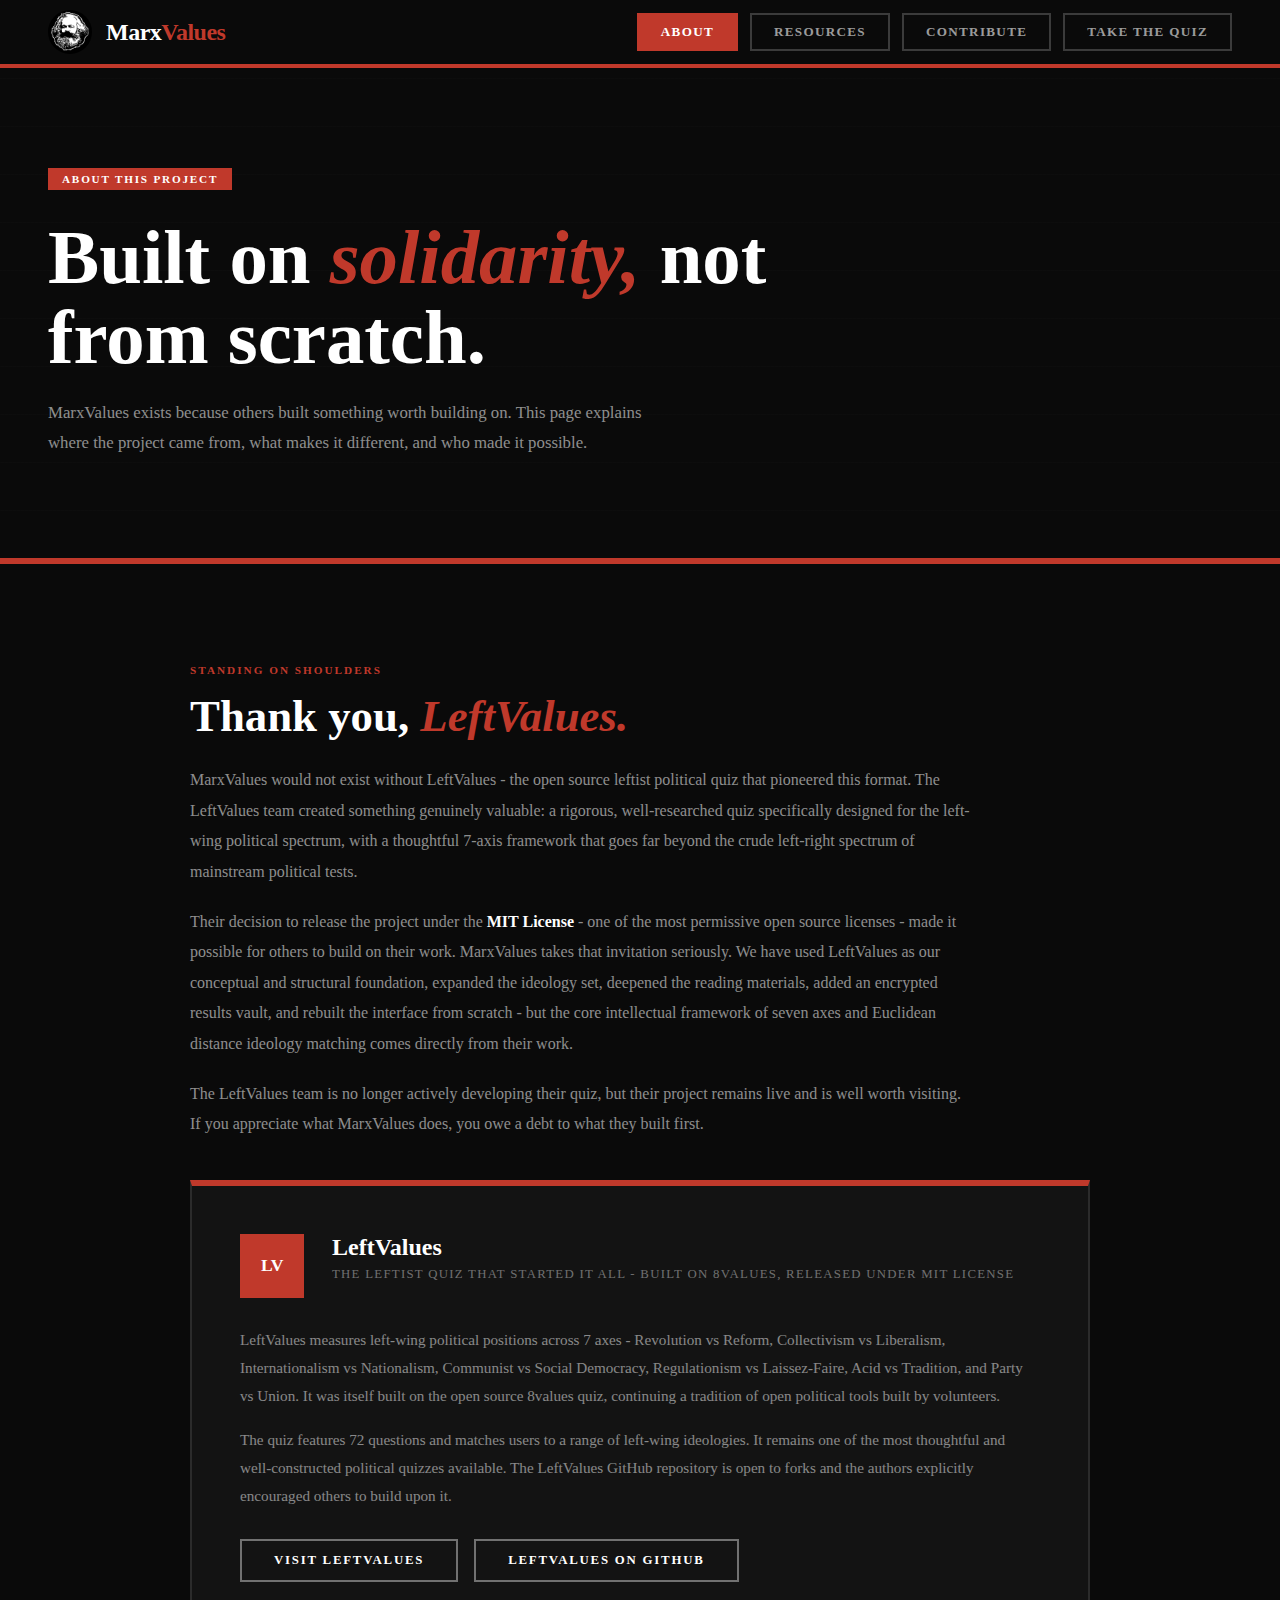
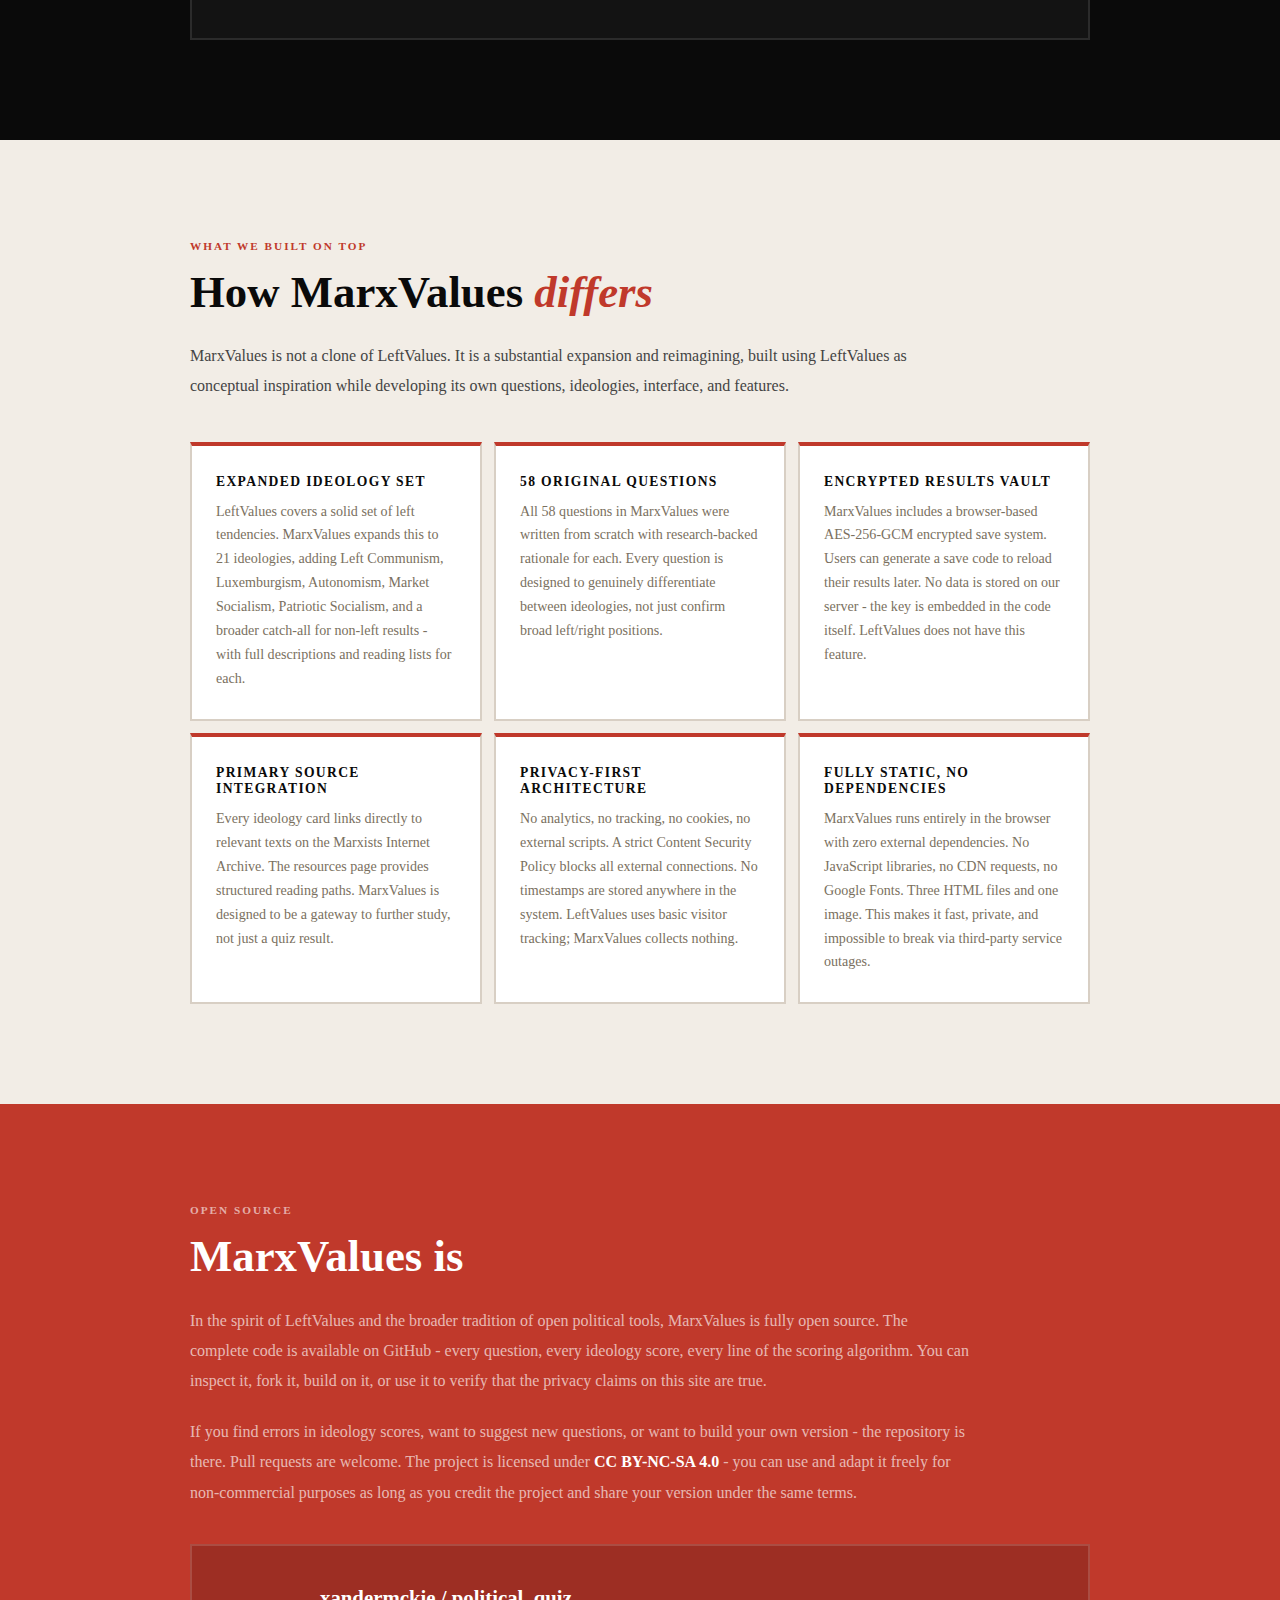
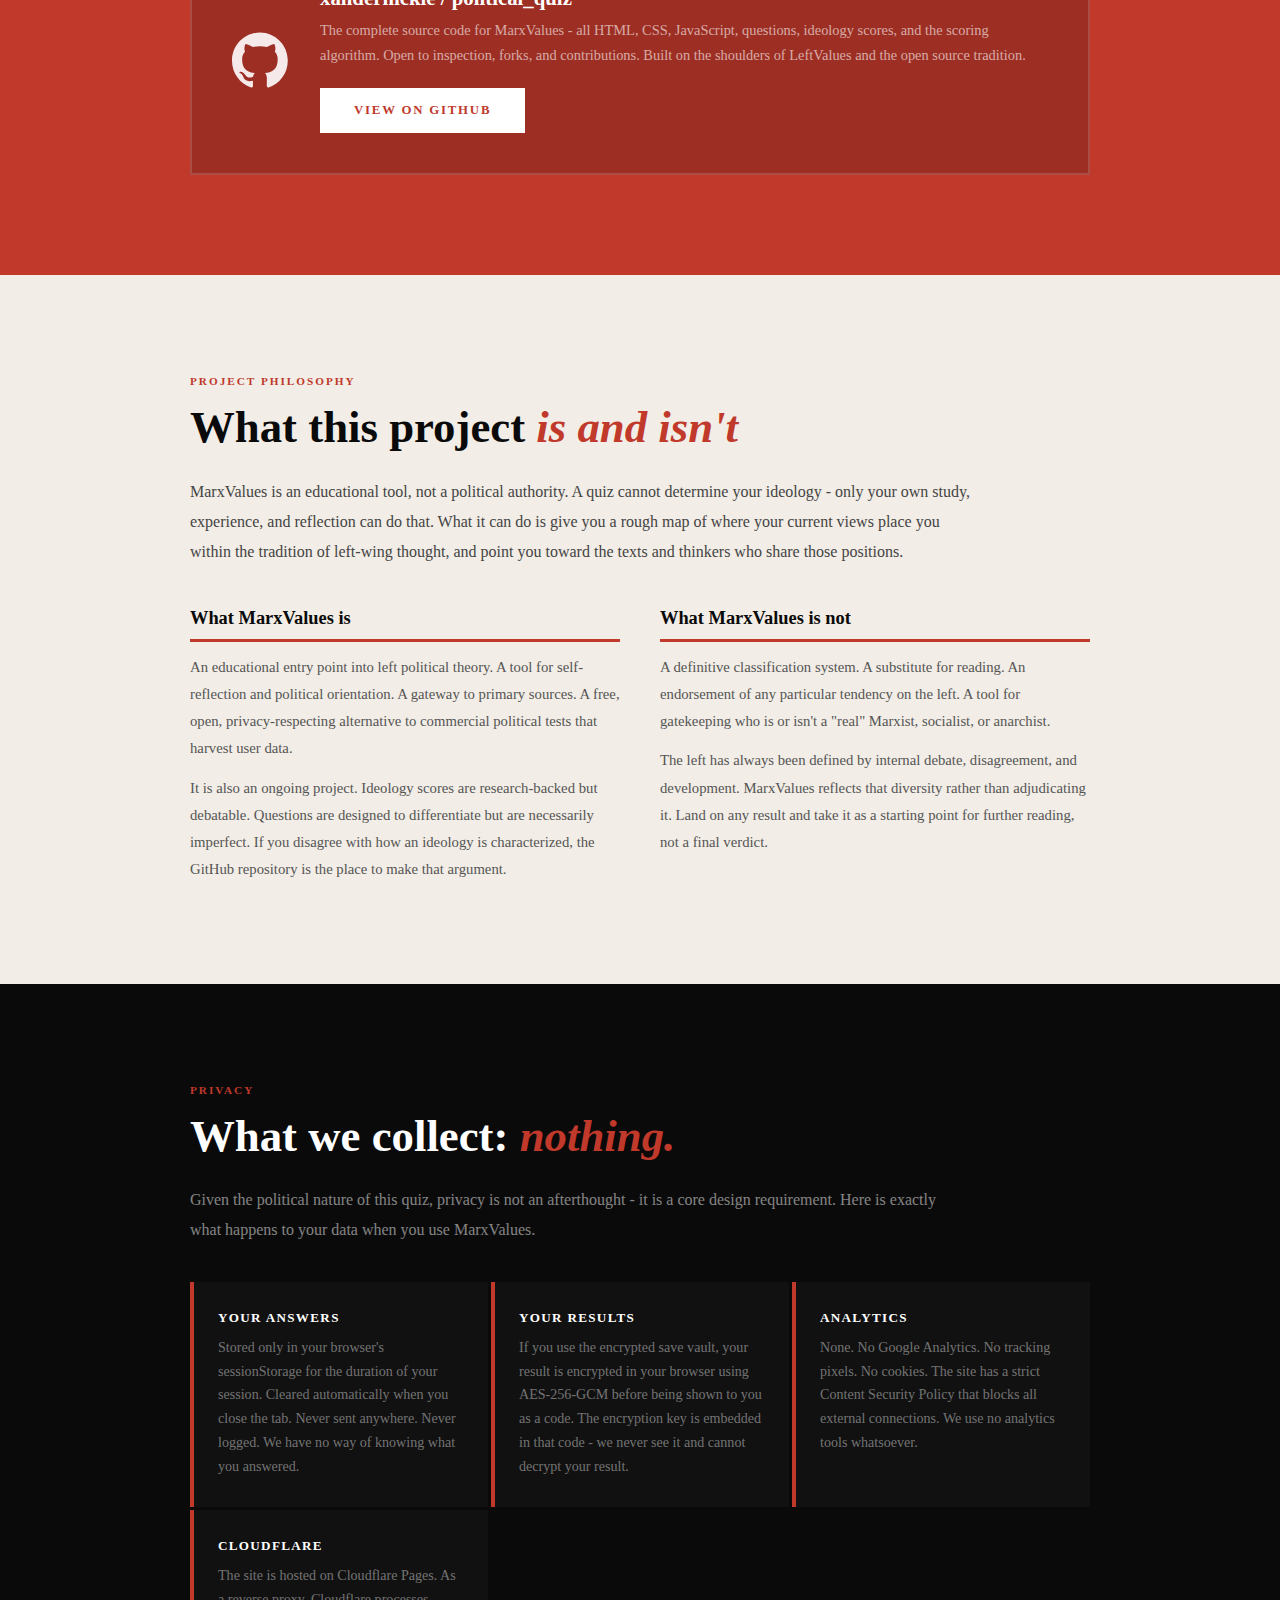
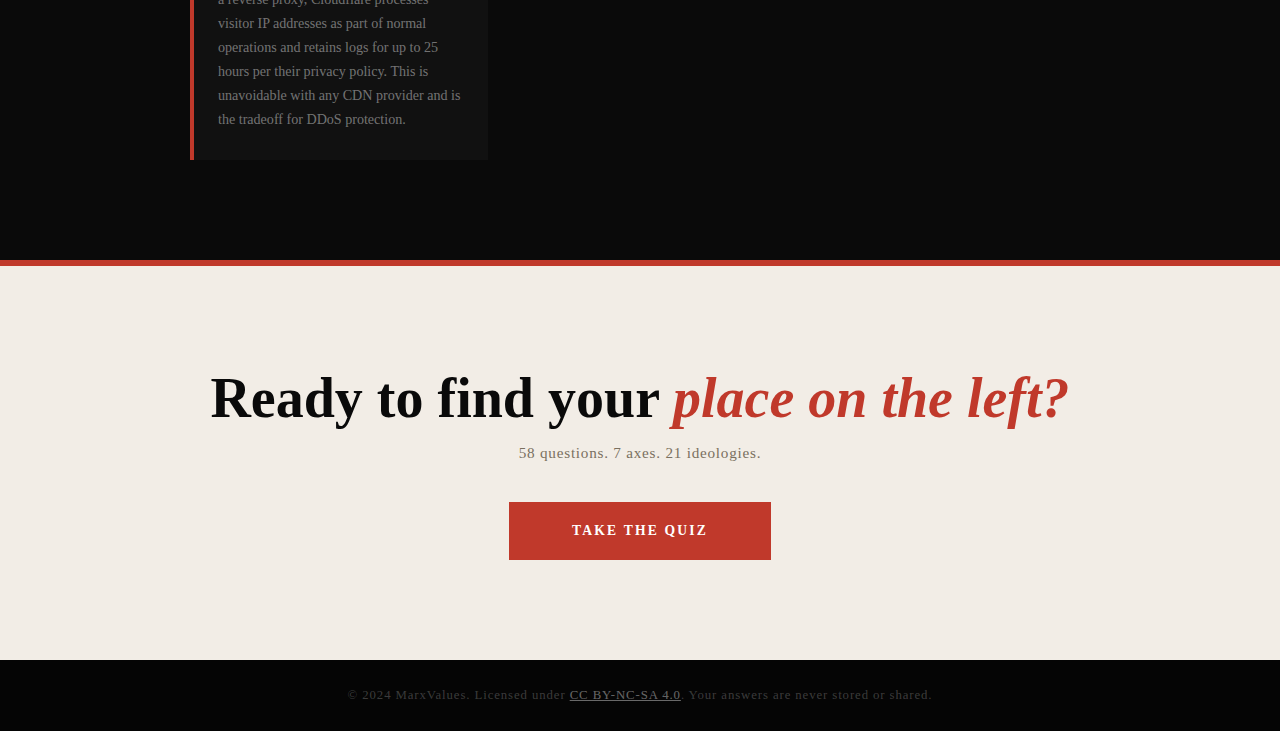
<file: about.html>
<!DOCTYPE html>
<!-- ╔══════════════════════════════════════════════════════╗
     MarxValues - about.html
     About page: project origins, acknowledgment of LeftValues,
     open source link, and project philosophy.
╚══════════════════════════════════════════════════════╝ -->
<html lang="en">
<head>
    <meta charset="UTF-8">
    <script>
        if (location.protocol === 'http:' && location.hostname !== 'localhost' && location.hostname !== '127.0.0.1') {
            location.replace('https:' + location.href.slice(5));
        }
    </script>
    <meta name="viewport" content="width=device-width, initial-scale=1.0">
    <meta http-equiv="Content-Security-Policy" content="
        default-src 'none';
        script-src 'self' 'unsafe-inline';
        style-src 'self' 'unsafe-inline';
        img-src 'self' data:;
        font-src 'self';
        connect-src 'none';
        form-action 'none';
        base-uri 'self';
        upgrade-insecure-requests;
    ">
    <title>MarxValues - About</title>
    <link rel="icon" type="image/png" href="marx.png">
    <link rel="apple-touch-icon" href="marx.png">

    <style>
        :root {
            --ink:   #0a0a0a;
            --paper: #f2ede6;
            --red:   #c0392b;
            --red2:  #96281b;
            --muted: #7a7060;
            --border:#d8cfc4;
            --card:  #ffffff;
        }
        *{margin:0;padding:0;box-sizing:border-box;}
        body{font-family:'Georgia','Times New Roman',Times,serif;background:var(--paper);color:var(--ink);overflow-x:hidden;}
        body::before{content:'';position:fixed;inset:0;pointer-events:none;z-index:0;
          background-image:url("data:image/svg+xml,%3Csvg viewBox='0 0 200 200' xmlns='http://www.w3.org/2000/svg'%3E%3Cfilter id='n'%3E%3CfeTurbulence type='fractalNoise' baseFrequency='0.72' numOctaves='4' stitchTiles='stitch'/%3E%3C/filter%3E%3Crect width='100%25' height='100%25' filter='url(%23n)' opacity='0.04'/%3E%3C/svg%3E");}

        /* HEADER */
        header{position:sticky;top:0;z-index:100;background:var(--ink);border-bottom:4px solid var(--red);padding:0 48px;height:68px;display:flex;align-items:center;justify-content:space-between;}
        .logo{display:flex;align-items:center;gap:14px;text-decoration:none;}
        .logo-img{width:44px;height:44px;border-radius:50%;object-fit:cover;display:block;}
        .logo-text{font-family:'Georgia','Times New Roman',Times,serif;font-size:1.5rem;font-weight:900;color:#fff;letter-spacing:-0.5px;}
        .logo-text span{color:var(--red);}
        nav{display:flex;gap:12px;align-items:center;}
        nav a{color:rgba(255,255,255,0.6);text-decoration:none;font-size:0.82rem;font-weight:600;letter-spacing:0.1em;text-transform:uppercase;border:2px solid rgba(255,255,255,0.2);padding:9px 22px;transition:all 0.2s;}
        nav a:hover{background:var(--red);border-color:var(--red);color:#fff;}
        nav a.active{background:var(--red);border-color:var(--red);color:#fff;}

        /* PAGE HERO */
        .page-hero{position:relative;z-index:1;background:var(--ink);padding:100px 48px;border-bottom:6px solid var(--red);overflow:hidden;}
        .page-hero::before{content:'';position:absolute;inset:0;pointer-events:none;background-image:repeating-linear-gradient(0deg,transparent,transparent 47px,rgba(255,255,255,0.022) 48px);}
        .page-hero-content{position:relative;z-index:1;max-width:760px;}
        .eyebrow{display:inline-block;background:var(--red);color:#fff;padding:5px 14px;font-size:0.7rem;font-weight:600;letter-spacing:0.16em;text-transform:uppercase;margin-bottom:28px;}
        .page-hero h1{font-family:'Georgia','Times New Roman',Times,serif;font-size:clamp(2.8rem,6vw,4.8rem);line-height:1.04;font-weight:900;color:#fff;margin-bottom:20px;}
        .page-hero h1 em{font-style:italic;color:var(--red);}
        .page-hero p{font-size:1.05rem;line-height:1.8;color:rgba(255,255,255,0.55);max-width:600px;}

        /* SHARED SECTION */
        .section{position:relative;z-index:1;padding:100px 48px;}
        .section-inner{max-width:900px;margin:0 auto;}
        .section-label{font-size:0.7rem;font-weight:700;text-transform:uppercase;letter-spacing:0.18em;color:var(--red);margin-bottom:16px;}
        .section h2{font-family:'Georgia','Times New Roman',Times,serif;font-size:clamp(2rem,4vw,2.8rem);font-weight:900;line-height:1.1;margin-bottom:24px;color:var(--ink);}
        .section h2 em{font-style:italic;color:var(--red);}
        .prose{font-size:1rem;line-height:1.9;color:#444;margin-bottom:20px;max-width:780px;}
        .prose strong{color:var(--ink);font-weight:700;}

        /* ACKNOWLEDGMENT CARD - dark */
        .ack-section{background:var(--ink);}
        .ack-section .section-label{color:var(--red);}
        .ack-section h2{color:#fff;}
        .ack-section .prose{color:rgba(255,255,255,0.55);}
        .ack-section .prose strong{color:#fff;}
        .ack-card{background:rgba(255,255,255,0.04);border:2px solid rgba(255,255,255,0.1);border-top:6px solid var(--red);padding:48px;margin-top:40px;}
        .ack-card-header{display:flex;align-items:flex-start;gap:28px;margin-bottom:28px;}
        .ack-logo{flex-shrink:0;width:64px;height:64px;background:var(--red);display:flex;align-items:center;justify-content:center;}
        .ack-logo-text{font-family:'Georgia','Times New Roman',Times,serif;font-size:1.1rem;font-weight:900;color:#fff;letter-spacing:-0.5px;}
        .ack-card-title{font-family:'Georgia','Times New Roman',Times,serif;font-size:1.5rem;font-weight:900;color:#fff;margin-bottom:6px;}
        .ack-card-sub{font-size:0.8rem;color:rgba(255,255,255,0.4);text-transform:uppercase;letter-spacing:0.1em;}
        .ack-card p{font-size:0.95rem;line-height:1.85;color:rgba(255,255,255,0.5);margin-bottom:16px;}
        .ack-card p:last-of-type{margin-bottom:28px;}
        .btn-outline-white{display:inline-block;background:transparent;color:#fff;text-decoration:none;padding:12px 32px;font-size:0.8rem;font-weight:700;letter-spacing:0.14em;text-transform:uppercase;border:2px solid rgba(255,255,255,0.4);transition:all 0.22s;margin-right:12px;margin-bottom:8px;}
        .btn-outline-white:hover{background:var(--red);border-color:var(--red);}
        .btn-red{display:inline-block;background:var(--red);color:#fff;text-decoration:none;padding:12px 32px;font-size:0.8rem;font-weight:700;letter-spacing:0.14em;text-transform:uppercase;border:2px solid var(--red);transition:all 0.22s;margin-bottom:8px;}
        .btn-red:hover{background:transparent;color:var(--red);}

        /* HOW IT DIFFERS section - light */
        .diff-section{background:var(--paper);}
        .diff-grid{display:grid;grid-template-columns:repeat(auto-fit,minmax(260px,1fr));gap:12px;margin-top:40px;}
        .diff-card{background:var(--card);border:2px solid var(--border);border-top:4px solid var(--red);padding:28px 24px;}
        .diff-card h3{font-size:0.85rem;font-weight:700;text-transform:uppercase;letter-spacing:0.1em;color:var(--ink);margin-bottom:10px;}
        .diff-card p{font-size:0.88rem;line-height:1.7;color:var(--muted);}

        /* OPEN SOURCE section - red */
        .oss-section{background:var(--red);}
        .oss-section .section-label{color:rgba(255,255,255,0.6);}
        .oss-section h2{color:#fff;}
        .oss-section .prose{color:rgba(255,255,255,0.65);}
        .oss-section .prose strong{color:#fff;}
        .github-card{background:rgba(0,0,0,0.18);border:2px solid rgba(255,255,255,0.15);padding:40px;margin-top:36px;display:flex;align-items:center;gap:32px;}
        .github-icon{flex-shrink:0;width:56px;height:56px;fill:#fff;opacity:0.9;}
        .github-card-text h3{font-family:'Georgia','Times New Roman',Times,serif;font-size:1.3rem;font-weight:900;color:#fff;margin-bottom:8px;}
        .github-card-text p{font-size:0.9rem;line-height:1.75;color:rgba(255,255,255,0.6);margin-bottom:20px;}
        .btn-white{display:inline-block;background:#fff;color:var(--red);text-decoration:none;padding:13px 32px;font-size:0.8rem;font-weight:700;letter-spacing:0.14em;text-transform:uppercase;border:2px solid #fff;transition:all 0.22s;}
        .btn-white:hover{background:transparent;color:#fff;}

        /* PHILOSOPHY section */
        .phil-section{background:var(--paper);}
        .phil-grid{display:grid;grid-template-columns:1fr 1fr;gap:40px;margin-top:40px;}
        .phil-block h3{font-family:'Georgia','Times New Roman',Times,serif;font-size:1.15rem;font-weight:700;color:var(--ink);margin-bottom:12px;border-bottom:3px solid var(--red);padding-bottom:10px;}
        .phil-block p{font-size:0.92rem;line-height:1.85;color:#555;}
        .phil-block p + p{margin-top:12px;}

        /* PRIVACY section - dark */
        .privacy-section{background:var(--ink);}
        .privacy-section .section-label{color:var(--red);}
        .privacy-section h2{color:#fff;}
        .privacy-section .prose{color:rgba(255,255,255,0.5);}
        .privacy-section .prose strong{color:#fff;}
        .privacy-grid{display:grid;grid-template-columns:repeat(auto-fit,minmax(240px,1fr));gap:3px;margin-top:36px;}
        .privacy-item{background:rgba(255,255,255,0.03);border-left:4px solid var(--red);padding:28px 24px;}
        .privacy-item h3{font-size:0.82rem;font-weight:700;text-transform:uppercase;letter-spacing:0.1em;color:#fff;margin-bottom:10px;}
        .privacy-item p{font-size:0.88rem;line-height:1.7;color:rgba(255,255,255,0.42);}

        /* CTA */
        .cta-banner{position:relative;z-index:1;background:var(--paper);padding:100px 48px;text-align:center;border-top:6px solid var(--red);}
        .cta-banner h2{font-family:'Georgia','Times New Roman',Times,serif;font-size:clamp(2.2rem,5vw,3.5rem);color:var(--ink);font-weight:900;margin-bottom:14px;}
        .cta-banner h2 em{font-style:italic;color:var(--red);}
        .cta-banner p{color:var(--muted);font-size:0.95rem;margin-bottom:40px;letter-spacing:0.05em;}
        .btn-cta{display:inline-block;background:var(--red);color:#fff;text-decoration:none;padding:18px 60px;font-size:0.85rem;font-weight:700;letter-spacing:0.16em;text-transform:uppercase;border:3px solid var(--red);transition:all 0.22s;}
        .btn-cta:hover{background:transparent;color:var(--red);}

        footer{background:#050505;color:rgba(255,255,255,0.22);padding:28px 48px;text-align:center;font-size:0.8rem;position:relative;z-index:1;letter-spacing:0.07em;}

        @media(max-width:900px){
            header{padding:0 20px;}
            .page-hero{padding:60px 20px;}
            .section{padding:60px 20px;}
            .ack-card{padding:28px 20px;}
            .ack-card-header{flex-direction:column;gap:16px;}
            .github-card{flex-direction:column;gap:20px;padding:28px 20px;}
            .phil-grid{grid-template-columns:1fr;}
        }

        /* ── MOBILE NAV ─────────────────────────────────────────
           Hamburger menu for screens under 768px.
           The nav links collapse into a full-width dropdown
           toggled by a hamburger button. ── */
        .nav-toggle{display:none;background:none;border:none;cursor:pointer;padding:8px;margin-left:8px;}
        .nav-toggle span{display:block;width:24px;height:2px;background:#fff;margin:5px 0;transition:all 0.25s;}
        .nav-toggle.open span:nth-child(1){transform:rotate(45deg) translate(5px,5px);}
        .nav-toggle.open span:nth-child(2){opacity:0;}
        .nav-toggle.open span:nth-child(3){transform:rotate(-45deg) translate(5px,-5px);}
        @media(max-width:768px){
            header{padding:0 20px;position:relative;}
            .nav-toggle{display:block;}
            nav{
                display:none;
                position:absolute;
                top:68px;left:0;right:0;
                background:var(--ink);
                border-top:2px solid var(--red);
                border-bottom:4px solid var(--red);
                flex-direction:column;
                z-index:200;
                padding:8px 0;
            }
            nav.open{display:flex;}
            nav a{
                border:none;
                border-left:4px solid transparent;
                padding:14px 24px;
                font-size:0.9rem;
                width:100%;
                text-align:left;
            }
            nav a:hover,nav a.active{
                border-left-color:var(--red);
                background:rgba(192,57,43,0.12);
                color:#fff;
            }
        }
    </style>
</head>
<body>

<!-- HEADER -->
<header>
    <a class="logo" href="index.html">
        <img class="logo-img" src="marx.png" alt="MarxValues">
        <span class="logo-text">Marx<span>Values</span></span>
    </a>
    <nav>
        <a href="about.html" class="active">About</a>
        <a href="resources.html">Resources</a>
        <a href="contribute.html">Contribute</a><a href="quiz.html">Take the Quiz</a>
    </nav>
    <button class="nav-toggle" id="nav-toggle" aria-label="Toggle navigation" aria-expanded="false"><span></span><span></span><span></span></button>
</header>

<!-- PAGE HERO -->
<section class="page-hero">
    <div class="page-hero-content">
        <div class="eyebrow">About This Project</div>
        <h1>Built on <em>solidarity,</em> not from scratch.</h1>
        <p>MarxValues exists because others built something worth building on. This page explains where the project came from, what makes it different, and who made it possible.</p>
    </div>
</section>

<!-- ACKNOWLEDGMENT OF LEFTVALUES -->
<section class="section ack-section">
    <div class="section-inner">
        <div class="section-label">Standing on Shoulders</div>
        <h2>Thank you, <em>LeftValues.</em></h2>
        <p class="prose">MarxValues would not exist without LeftValues - the open source leftist political quiz that pioneered this format. The LeftValues team created something genuinely valuable: a rigorous, well-researched quiz specifically designed for the left-wing political spectrum, with a thoughtful 7-axis framework that goes far beyond the crude left-right spectrum of mainstream political tests.</p>
        <p class="prose">Their decision to release the project under the <strong>MIT License</strong> - one of the most permissive open source licenses - made it possible for others to build on their work. MarxValues takes that invitation seriously. We have used LeftValues as our conceptual and structural foundation, expanded the ideology set, deepened the reading materials, added an encrypted results vault, and rebuilt the interface from scratch - but the core intellectual framework of seven axes and Euclidean distance ideology matching comes directly from their work.</p>
        <p class="prose">The LeftValues team is no longer actively developing their quiz, but their project remains live and is well worth visiting. If you appreciate what MarxValues does, you owe a debt to what they built first.</p>

        <div class="ack-card">
            <div class="ack-card-header">
                <div class="ack-logo"><span class="ack-logo-text">LV</span></div>
                <div>
                    <div class="ack-card-title">LeftValues</div>
                    <div class="ack-card-sub">The leftist quiz that started it all - built on 8values, released under MIT License</div>
                </div>
            </div>
            <p>LeftValues measures left-wing political positions across 7 axes - Revolution vs Reform, Collectivism vs Liberalism, Internationalism vs Nationalism, Communist vs Social Democracy, Regulationism vs Laissez-Faire, Acid vs Tradition, and Party vs Union. It was itself built on the open source 8values quiz, continuing a tradition of open political tools built by volunteers.</p>
            <p>The quiz features 72 questions and matches users to a range of left-wing ideologies. It remains one of the most thoughtful and well-constructed political quizzes available. The LeftValues GitHub repository is open to forks and the authors explicitly encouraged others to build upon it.</p>
            <a href="https://leftvalues.github.io" target="_blank" rel="noopener noreferrer" class="btn-outline-white">Visit LeftValues</a>
            <a href="https://github.com/LeftValues/leftvalues.github.io" target="_blank" rel="noopener noreferrer" class="btn-outline-white">LeftValues on GitHub</a>
        </div>
    </div>
</section>

<!-- HOW MARXVALUES DIFFERS -->
<section class="section diff-section">
    <div class="section-inner">
        <div class="section-label">What We Built On Top</div>
        <h2>How MarxValues <em>differs</em></h2>
        <p class="prose">MarxValues is not a clone of LeftValues. It is a substantial expansion and reimagining, built using LeftValues as conceptual inspiration while developing its own questions, ideologies, interface, and features.</p>
        <div class="diff-grid">
            <div class="diff-card">
                <h3>Expanded Ideology Set</h3>
                <p>LeftValues covers a solid set of left tendencies. MarxValues expands this to 21 ideologies, adding Left Communism, Luxemburgism, Autonomism, Market Socialism, Patriotic Socialism, and a broader catch-all for non-left results - with full descriptions and reading lists for each.</p>
            </div>
            <div class="diff-card">
                <h3>58 Original Questions</h3>
                <p>All 58 questions in MarxValues were written from scratch with research-backed rationale for each. Every question is designed to genuinely differentiate between ideologies, not just confirm broad left/right positions.</p>
            </div>
            <div class="diff-card">
                <h3>Encrypted Results Vault</h3>
                <p>MarxValues includes a browser-based AES-256-GCM encrypted save system. Users can generate a save code to reload their results later. No data is stored on our server - the key is embedded in the code itself. LeftValues does not have this feature.</p>
            </div>
            <div class="diff-card">
                <h3>Primary Source Integration</h3>
                <p>Every ideology card links directly to relevant texts on the Marxists Internet Archive. The resources page provides structured reading paths. MarxValues is designed to be a gateway to further study, not just a quiz result.</p>
            </div>
            <div class="diff-card">
                <h3>Privacy-First Architecture</h3>
                <p>No analytics, no tracking, no cookies, no external scripts. A strict Content Security Policy blocks all external connections. No timestamps are stored anywhere in the system. LeftValues uses basic visitor tracking; MarxValues collects nothing.</p>
            </div>
            <div class="diff-card">
                <h3>Fully Static, No Dependencies</h3>
                <p>MarxValues runs entirely in the browser with zero external dependencies. No JavaScript libraries, no CDN requests, no Google Fonts. Three HTML files and one image. This makes it fast, private, and impossible to break via third-party service outages.</p>
            </div>
        </div>
    </div>
</section>

<!-- OPEN SOURCE / GITHUB -->
<section class="section oss-section">
    <div class="section-inner">
        <div class="section-label">Open Source</div>
        <h2>MarxValues is <em>open source.</em></h2>
        <p class="prose">In the spirit of LeftValues and the broader tradition of open political tools, MarxValues is fully open source. The complete code is available on GitHub - every question, every ideology score, every line of the scoring algorithm. You can inspect it, fork it, build on it, or use it to verify that the privacy claims on this site are true.</p>
        <p class="prose">If you find errors in ideology scores, want to suggest new questions, or want to build your own version - the repository is there. Pull requests are welcome. The project is licensed under <strong>CC BY-NC-SA 4.0</strong> - you can use and adapt it freely for non-commercial purposes as long as you credit the project and share your version under the same terms.</p>

        <div class="github-card">
            <!-- GitHub mark SVG -->
            <svg class="github-icon" viewBox="0 0 98 96" xmlns="http://www.w3.org/2000/svg"><path fill-rule="evenodd" clip-rule="evenodd" d="M48.854 0C21.839 0 0 22 0 49.217c0 21.756 13.993 40.172 33.405 46.69 2.427.49 3.316-1.059 3.316-2.362 0-1.141-.08-5.052-.08-9.127-13.59 2.934-16.42-5.867-16.42-5.867-2.184-5.704-5.42-7.17-5.42-7.17-4.448-3.015.324-3.015.324-3.015 4.934.326 7.523 5.052 7.523 5.052 4.367 7.496 11.404 5.378 14.235 4.074.404-3.178 1.699-5.378 3.074-6.6-10.839-1.141-22.243-5.378-22.243-24.283 0-5.378 1.94-9.778 5.014-13.2-.485-1.222-2.184-6.275.486-13.038 0 0 4.125-1.304 13.426 5.052a46.97 46.97 0 0 1 12.214-1.63c4.125 0 8.33.571 12.213 1.63 9.302-6.356 13.427-5.052 13.427-5.052 2.67 6.763.97 11.816.485 13.038 3.155 3.422 5.015 7.822 5.015 13.2 0 18.905-11.404 23.06-22.324 24.283 1.78 1.548 3.316 4.481 3.316 9.126 0 6.6-.08 11.897-.08 13.526 0 1.304.89 2.853 3.316 2.364 19.412-6.52 33.405-24.935 33.405-46.691C97.707 22 75.788 0 48.854 0z"/></svg>
            <div class="github-card-text">
                <h3>xandermckie / political_quiz</h3>
                <p>The complete source code for MarxValues - all HTML, CSS, JavaScript, questions, ideology scores, and the scoring algorithm. Open to inspection, forks, and contributions. Built on the shoulders of LeftValues and the open source tradition.</p>
                <a href="https://github.com/xandermckie/political_quiz" target="_blank" rel="noopener noreferrer" class="btn-white">View on GitHub</a>
            </div>
        </div>
    </div>
</section>

<!-- PROJECT PHILOSOPHY -->
<section class="section phil-section">
    <div class="section-inner">
        <div class="section-label">Project Philosophy</div>
        <h2>What this project <em>is and isn't</em></h2>
        <p class="prose">MarxValues is an educational tool, not a political authority. A quiz cannot determine your ideology - only your own study, experience, and reflection can do that. What it can do is give you a rough map of where your current views place you within the tradition of left-wing thought, and point you toward the texts and thinkers who share those positions.</p>
        <div class="phil-grid">
            <div class="phil-block">
                <h3>What MarxValues is</h3>
                <p>An educational entry point into left political theory. A tool for self-reflection and political orientation. A gateway to primary sources. A free, open, privacy-respecting alternative to commercial political tests that harvest user data.</p>
                <p>It is also an ongoing project. Ideology scores are research-backed but debatable. Questions are designed to differentiate but are necessarily imperfect. If you disagree with how an ideology is characterized, the GitHub repository is the place to make that argument.</p>
            </div>
            <div class="phil-block">
                <h3>What MarxValues is not</h3>
                <p>A definitive classification system. A substitute for reading. An endorsement of any particular tendency on the left. A tool for gatekeeping who is or isn't a "real" Marxist, socialist, or anarchist.</p>
                <p>The left has always been defined by internal debate, disagreement, and development. MarxValues reflects that diversity rather than adjudicating it. Land on any result and take it as a starting point for further reading, not a final verdict.</p>
            </div>
        </div>
    </div>
</section>

<!-- PRIVACY COMMITMENTS -->
<section class="section privacy-section">
    <div class="section-inner">
        <div class="section-label">Privacy</div>
        <h2>What we collect: <em>nothing.</em></h2>
        <p class="prose">Given the political nature of this quiz, privacy is not an afterthought - it is a core design requirement. Here is exactly what happens to your data when you use MarxValues.</p>
        <div class="privacy-grid">
            <div class="privacy-item">
                <h3>Your Answers</h3>
                <p>Stored only in your browser's sessionStorage for the duration of your session. Cleared automatically when you close the tab. Never sent anywhere. Never logged. We have no way of knowing what you answered.</p>
            </div>
            <div class="privacy-item">
                <h3>Your Results</h3>
                <p>If you use the encrypted save vault, your result is encrypted in your browser using AES-256-GCM before being shown to you as a code. The encryption key is embedded in that code - we never see it and cannot decrypt your result.</p>
            </div>
            <div class="privacy-item">
                <h3>Analytics</h3>
                <p>None. No Google Analytics. No tracking pixels. No cookies. The site has a strict Content Security Policy that blocks all external connections. We use no analytics tools whatsoever.</p>
            </div>
            <div class="privacy-item">
                <h3>Cloudflare</h3>
                <p>The site is hosted on Cloudflare Pages. As a reverse proxy, Cloudflare processes visitor IP addresses as part of normal operations and retains logs for up to 25 hours per their privacy policy. This is unavoidable with any CDN provider and is the tradeoff for DDoS protection.</p>
            </div>
        </div>
    </div>
</section>

<!-- CTA -->
<section class="cta-banner">
    <h2>Ready to find your <em>place on the left?</em></h2>
    <p>58 questions. 7 axes. 21 ideologies.</p>
    <a href="quiz.html" class="btn-cta">Take the Quiz</a>
</section>

<footer>
    <p>&copy; 2024 MarxValues. Licensed under <a href="https://creativecommons.org/licenses/by-nc-sa/4.0/" style="color:rgba(255,255,255,0.4);text-decoration:underline;">CC BY-NC-SA 4.0</a>. Your answers are never stored or shared.</p>
</footer>

<script>
/* Mobile nav toggle - hamburger button shows/hides the nav on small screens */
(function(){
    var btn = document.getElementById('nav-toggle');
    var nav = document.querySelector('nav');
    if(!btn || !nav) return;
    btn.addEventListener('click', function(){
        var open = nav.classList.toggle('open');
        btn.classList.toggle('open', open);
        btn.setAttribute('aria-expanded', open);
    });
    // Close nav when a link is clicked
    nav.querySelectorAll('a').forEach(function(a){
        a.addEventListener('click', function(){
            nav.classList.remove('open');
            btn.classList.remove('open');
            btn.setAttribute('aria-expanded', false);
        });
    });
})();
</script>
</body>
</html>
</file>
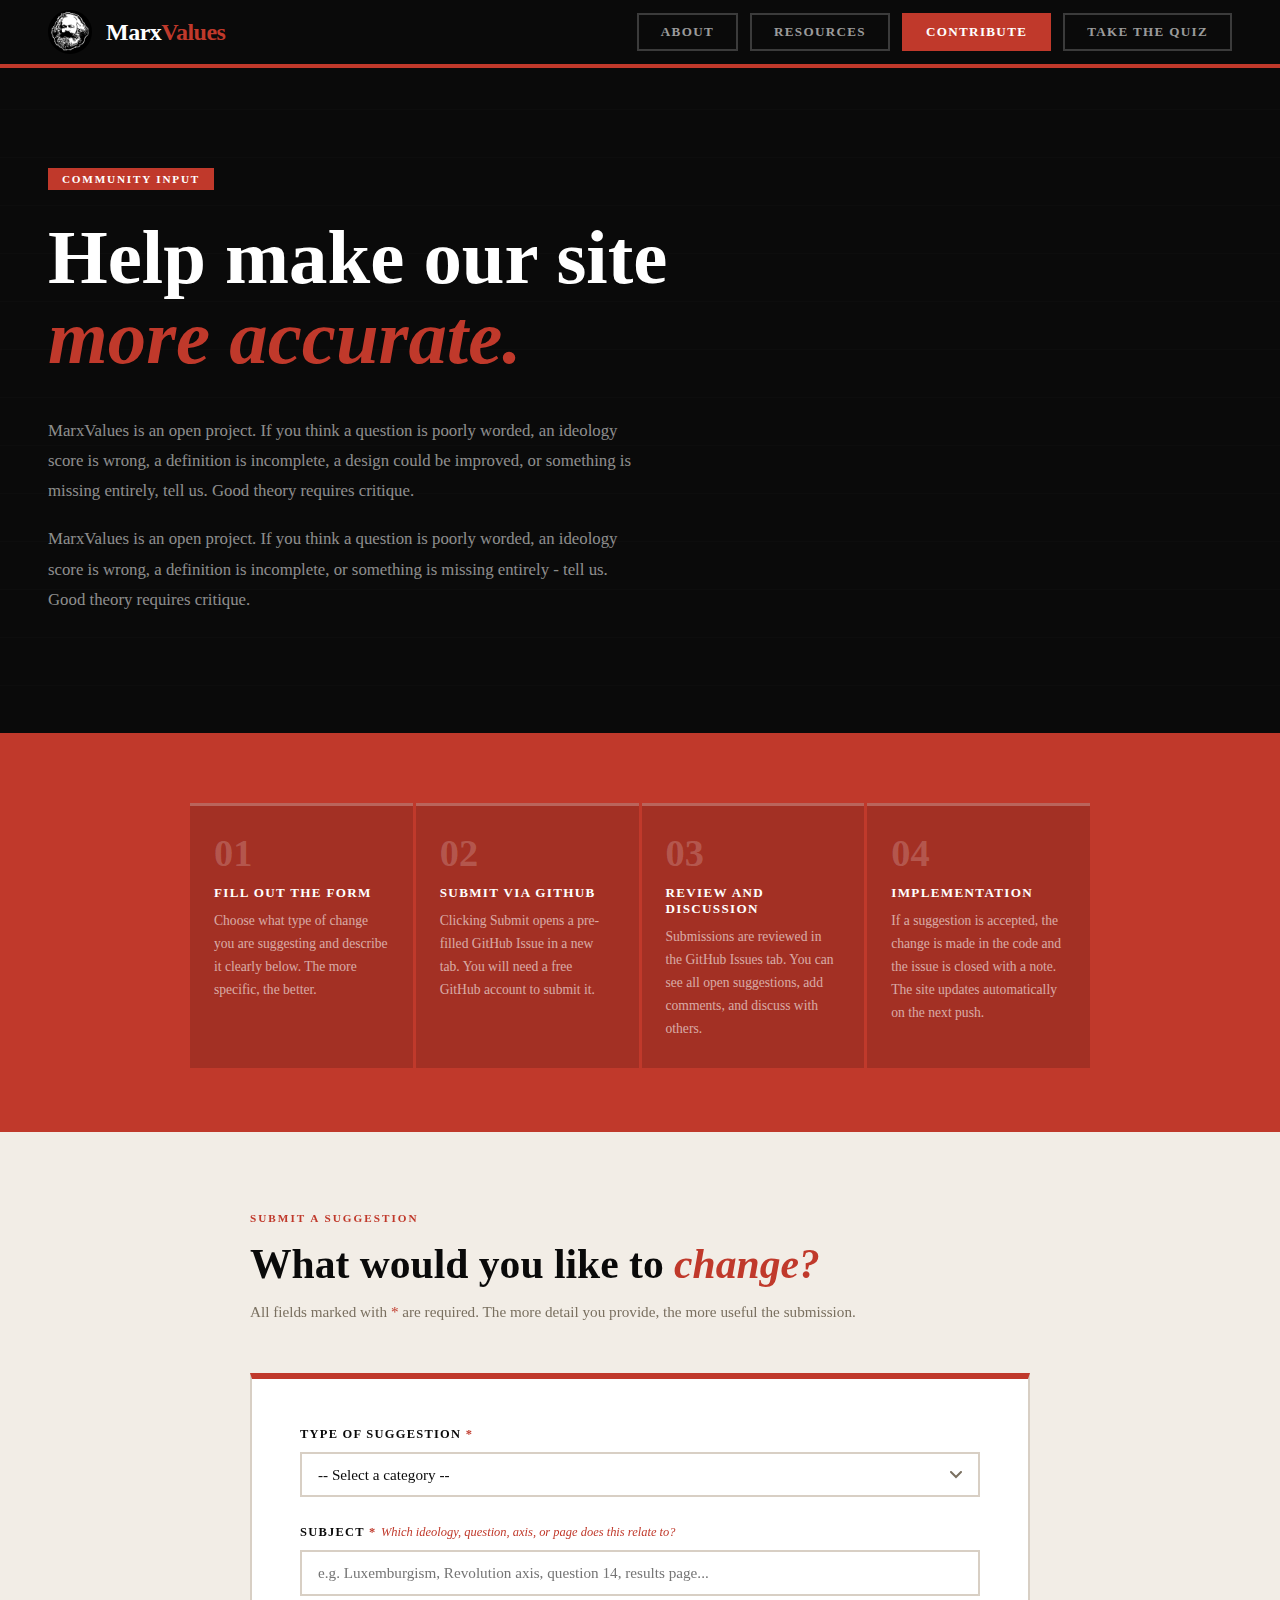
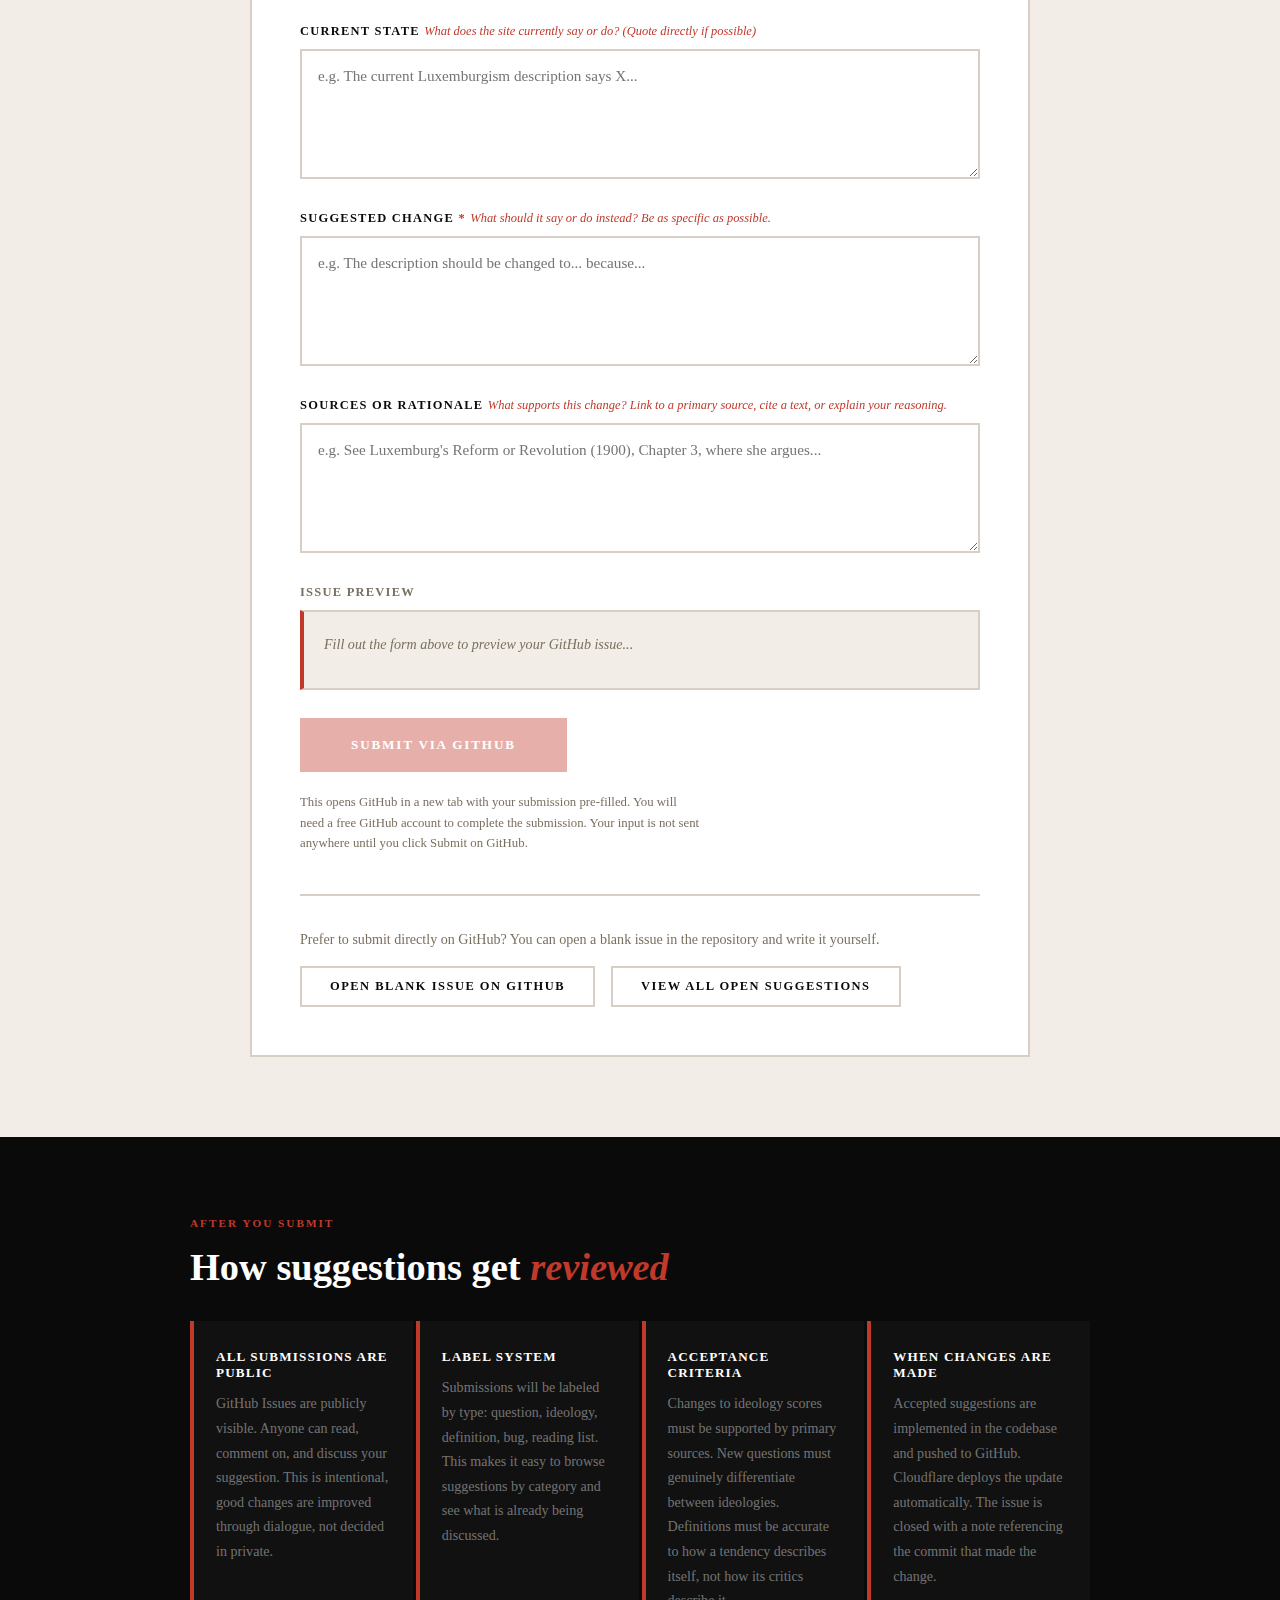
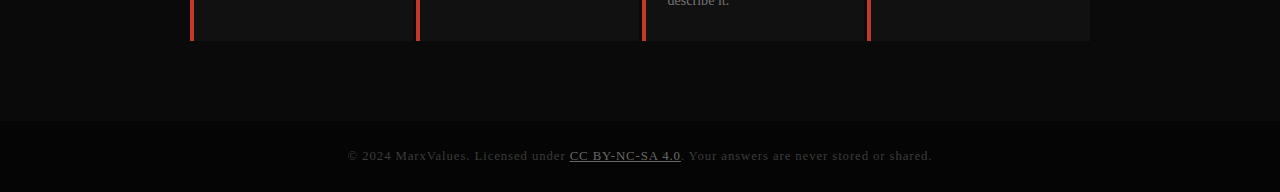
<file: contribute.html>
<!DOCTYPE html>
<!-- ╔══════════════════════════════════════════════════════╗
     MarxValues, contribute.html
     Contribution / feedback page.
     
     HOW SUBMISSIONS WORK:
     The form builds a pre-filled GitHub Issue URL from the
     user's input and opens it in a new tab. The user needs
     a free GitHub account to submit. You receive a GitHub
     notification, review it, label it, and close it when
     done. No backend, no database, no spam risk.
     
     GitHub repo: github.com/xandermckie/political_quiz
╚══════════════════════════════════════════════════════╝ -->
<html lang="en">
<head>
    <meta charset="UTF-8">
    <script>
        if (location.protocol === 'http:' && location.hostname !== 'localhost' && location.hostname !== '127.0.0.1') {
            location.replace('https:' + location.href.slice(5));
        }
    </script>
    <meta name="viewport" content="width=device-width, initial-scale=1.0">
    <meta http-equiv="Content-Security-Policy" content="
        default-src 'none';
        script-src 'self' 'unsafe-inline';
        style-src 'self' 'unsafe-inline';
        img-src 'self' data:;
        font-src 'self';
        connect-src 'none';
        form-action 'none';
        base-uri 'self';
        upgrade-insecure-requests;
    ">
    <title>MarxValues, Contribute</title>
    <link rel="icon" type="image/png" href="marx.png">
    <link rel="apple-touch-icon" href="marx.png">

    <style>
        :root {
            --ink:   #0a0a0a;
            --paper: #f2ede6;
            --red:   #c0392b;
            --red2:  #96281b;
            --muted: #7a7060;
            --border:#d8cfc4;
            --card:  #ffffff;
        }
        *{margin:0;padding:0;box-sizing:border-box;}
        body{font-family:'Georgia','Times New Roman',Times,serif;background:var(--paper);color:var(--ink);overflow-x:hidden;}
        body::before{content:'';position:fixed;inset:0;pointer-events:none;z-index:0;
          background-image:url("data:image/svg+xml,%3Csvg viewBox='0 0 200 200' xmlns='http://www.w3.org/2000/svg'%3E%3Cfilter id='n'%3E%3CfeTurbulence type='fractalNoise' baseFrequency='0.72' numOctaves='4' stitchTiles='stitch'/%3E%3C/filter%3E%3Crect width='100%25' height='100%25' filter='url(%23n)' opacity='0.04'/%3E%3C/svg%3E");}

        /* HEADER */
        header{position:sticky;top:0;z-index:100;background:var(--ink);border-bottom:4px solid var(--red);padding:0 48px;height:68px;display:flex;align-items:center;justify-content:space-between;}
        .logo{display:flex;align-items:center;gap:14px;text-decoration:none;}
        .logo-img{width:44px;height:44px;border-radius:50%;object-fit:cover;display:block;}
        .logo-text{font-family:'Georgia','Times New Roman',Times,serif;font-size:1.5rem;font-weight:900;color:#fff;letter-spacing:-0.5px;}
        .logo-text span{color:var(--red);}
        nav{display:flex;gap:12px;align-items:center;}
        nav a{color:rgba(255,255,255,0.6);text-decoration:none;font-size:0.82rem;font-weight:600;letter-spacing:0.1em;text-transform:uppercase;border:2px solid rgba(255,255,255,0.2);padding:9px 22px;transition:all 0.2s;}
        nav a:hover{background:var(--red);border-color:var(--red);color:#fff;}
        nav a.active{background:var(--red);border-color:var(--red);color:#fff;}

        /* PAGE HERO */
        .page-hero{position:relative;z-index:1;background:var(--ink);padding:100px 48px;border-bottom:6px solid var(--red);overflow:hidden;}
        .page-hero::before{content:'';position:absolute;inset:0;pointer-events:none;background-image:repeating-linear-gradient(0deg,transparent,transparent 47px,rgba(255,255,255,0.022) 48px);}
        .page-hero-content{position:relative;z-index:1;max-width:760px;}
        .eyebrow{display:inline-block;background:var(--red);color:#fff;padding:5px 14px;font-size:0.7rem;font-weight:600;letter-spacing:0.16em;text-transform:uppercase;margin-bottom:28px;}
        .page-hero h1{font-family:'Georgia','Times New Roman',Times,serif;font-size:clamp(2.8rem,6vw,4.8rem);line-height:1.04;font-weight:900;color:#fff;margin-bottom:20px;}
        .page-hero h1 em{font-style:italic;color:var(--red);}
        .page-hero p{font-size:1.05rem;line-height:1.8;color:rgba(255,255,255,0.55);max-width:600px;}

        /* HOW IT WORKS */
        .how-section{position:relative;z-index:1;background:var(--red);padding:64px 48px;}
        .how-inner{max-width:900px;margin:0 auto;display:grid;grid-template-columns:repeat(auto-fit,minmax(200px,1fr));gap:3px;}
        .how-step{background:rgba(0,0,0,0.15);border-top:3px solid rgba(255,255,255,0.25);padding:28px 24px;}
        .how-num{font-family:'Georgia','Times New Roman',Times,serif;font-size:2.4rem;font-weight:900;color:rgba(255,255,255,0.2);line-height:1;margin-bottom:12px;}
        .how-step h3{font-size:0.82rem;font-weight:700;text-transform:uppercase;letter-spacing:0.1em;color:#fff;margin-bottom:8px;}
        .how-step p{font-size:0.85rem;line-height:1.7;color:rgba(255,255,255,0.6);}

        /* FORM SECTION */
        .form-section{position:relative;z-index:1;padding:80px 48px;}
        .form-inner{max-width:780px;margin:0 auto;}
        .section-label{font-size:0.7rem;font-weight:700;text-transform:uppercase;letter-spacing:0.18em;color:var(--red);margin-bottom:16px;}
        .form-section h2{font-family:'Georgia','Times New Roman',Times,serif;font-size:clamp(2rem,4vw,2.6rem);font-weight:900;margin-bottom:10px;color:var(--ink);}
        .form-section h2 em{font-style:italic;color:var(--red);}
        .form-section .lead{font-size:0.95rem;line-height:1.8;color:var(--muted);margin-bottom:48px;}

        /* FORM FIELDS */
        .form-card{background:var(--card);border:2px solid var(--border);border-top:6px solid var(--red);padding:48px;}
        .field{margin-bottom:28px;}
        .field label{display:block;font-size:0.78rem;font-weight:700;text-transform:uppercase;letter-spacing:0.1em;color:var(--ink);margin-bottom:10px;}
        .field label span{color:var(--red);}
        .field-hint{font-size:0.78rem;color:var(--muted);margin-bottom:8px;font-style:italic;font-weight:400;text-transform:none;letter-spacing:0;}
        select, input[type="text"], textarea{
            width:100%;
            font-family:'Georgia','Times New Roman',Times,serif;
            font-size:0.95rem;
            color:var(--ink);
            background:#fff;
            border:2px solid var(--border);
            padding:12px 16px;
            appearance:none;
            transition:border-color 0.2s;
            outline:none;
        }
        select:focus, input[type="text"]:focus, textarea:focus{border-color:var(--red);}
        select{background-image:url("data:image/svg+xml,%3Csvg xmlns='http://www.w3.org/2000/svg' width='12' height='8' viewBox='0 0 12 8'%3E%3Cpath d='M1 1l5 5 5-5' stroke='%237a7060' stroke-width='2' fill='none' stroke-linecap='round'/%3E%3C/svg%3E");background-repeat:no-repeat;background-position:right 16px center;padding-right:40px;cursor:pointer;}
        textarea{min-height:130px;resize:vertical;line-height:1.7;}

        /* Preview pane */
        .preview-wrap{margin-bottom:28px;}
        .preview-label{font-size:0.78rem;font-weight:700;text-transform:uppercase;letter-spacing:0.1em;color:var(--muted);margin-bottom:10px;}
        .preview-box{background:var(--paper);border:2px solid var(--border);border-left:4px solid var(--red);padding:20px;font-size:0.88rem;line-height:1.75;color:#444;white-space:pre-wrap;word-break:break-word;min-height:80px;font-family:'Georgia','Times New Roman',Times,serif;}
        .preview-box em{color:var(--muted);font-style:italic;}

        /* Submit button */
        .submit-row{display:flex;align-items:center;gap:20px;flex-wrap:wrap;}
        .btn-submit{display:inline-block;background:var(--red);color:#fff;text-decoration:none;padding:16px 48px;font-size:0.82rem;font-weight:700;letter-spacing:0.14em;text-transform:uppercase;border:3px solid var(--red);cursor:pointer;transition:all 0.22s;font-family:'Georgia','Times New Roman',Times,serif;}
        .btn-submit:hover{background:transparent;color:var(--red);}
        .btn-submit:disabled{opacity:0.4;cursor:not-allowed;}
        .submit-note{font-size:0.8rem;color:var(--muted);line-height:1.6;max-width:400px;}

        /* Direct GitHub link */
        .github-fallback{margin-top:40px;padding-top:32px;border-top:2px solid var(--border);display:flex;align-items:center;gap:16px;flex-wrap:wrap;}
        .github-fallback p{font-size:0.88rem;color:var(--muted);line-height:1.6;}
        .btn-outline{display:inline-block;background:transparent;color:var(--ink);text-decoration:none;padding:11px 28px;font-size:0.78rem;font-weight:700;letter-spacing:0.12em;text-transform:uppercase;border:2px solid var(--border);transition:all 0.2s;white-space:nowrap;}
        .btn-outline:hover{border-color:var(--red);color:var(--red);}

        /* What happens next */
        .next-section{position:relative;z-index:1;background:var(--ink);padding:80px 48px;}
        .next-inner{max-width:900px;margin:0 auto;}
        .next-section .section-label{color:var(--red);}
        .next-section h2{font-family:'Georgia','Times New Roman',Times,serif;font-size:clamp(1.8rem,3vw,2.4rem);font-weight:900;color:#fff;margin-bottom:32px;}
        .next-section h2 em{font-style:italic;color:var(--red);}
        .next-grid{display:grid;grid-template-columns:repeat(auto-fit,minmax(220px,1fr));gap:3px;}
        .next-item{background:rgba(255,255,255,0.03);border-left:4px solid var(--red);padding:28px 22px;}
        .next-item h3{font-size:0.82rem;font-weight:700;text-transform:uppercase;letter-spacing:0.09em;color:#fff;margin-bottom:10px;}
        .next-item p{font-size:0.88rem;line-height:1.75;color:rgba(255,255,255,0.42);}

        footer{background:#050505;color:rgba(255,255,255,0.22);padding:28px 48px;text-align:center;font-size:0.8rem;position:relative;z-index:1;letter-spacing:0.07em;}

        @media(max-width:900px){
            header{padding:0 20px;}
            .page-hero,.how-section,.form-section,.next-section{padding:60px 20px;}
            .form-card{padding:28px 20px;}
        }

        /* ── MOBILE NAV ─────────────────────────────────────────
           Hamburger menu for screens under 768px.
           The nav links collapse into a full-width dropdown
           toggled by a hamburger button. ── */
        .nav-toggle{display:none;background:none;border:none;cursor:pointer;padding:8px;margin-left:8px;}
        .nav-toggle span{display:block;width:24px;height:2px;background:#fff;margin:5px 0;transition:all 0.25s;}
        .nav-toggle.open span:nth-child(1){transform:rotate(45deg) translate(5px,5px);}
        .nav-toggle.open span:nth-child(2){opacity:0;}
        .nav-toggle.open span:nth-child(3){transform:rotate(-45deg) translate(5px,-5px);}
        @media(max-width:768px){
            header{padding:0 20px;position:relative;}
            .nav-toggle{display:block;}
            nav{
                display:none;
                position:absolute;
                top:68px;left:0;right:0;
                background:var(--ink);
                border-top:2px solid var(--red);
                border-bottom:4px solid var(--red);
                flex-direction:column;
                z-index:200;
                padding:8px 0;
            }
            nav.open{display:flex;}
            nav a{
                border:none;
                border-left:4px solid transparent;
                padding:14px 24px;
                font-size:0.9rem;
                width:100%;
                text-align:left;
            }
            nav a:hover,nav a.active{
                border-left-color:var(--red);
                background:rgba(192,57,43,0.12);
                color:#fff;
            }
        }
    </style>
</head>
<body>

<!-- HEADER -->
<header>
    <a class="logo" href="index.html">
        <img class="logo-img" src="marx.png" alt="MarxValues">
        <span class="logo-text">Marx<span>Values</span></span>
    </a>
    <nav>
        <a href="about.html">About</a>
        <a href="resources.html">Resources</a>
        <a href="contribute.html" class="active">Contribute</a>
        <a href="quiz.html">Take the Quiz</a>
    </nav>
    <button class="nav-toggle" id="nav-toggle" aria-label="Toggle navigation" aria-expanded="false"><span></span><span></span><span></span></button>
</header>

<!-- PAGE HERO -->
<section class="page-hero">
    <div class="page-hero-content">
        <div class="eyebrow">Community Input</div>
        <h1>Help make our site <em>more accurate.</em></h1>
<<<<<<< HEAD
        <p>MarxValues is an open project. If you think a question is poorly worded, an ideology score is wrong, a definition is incomplete, a design could be improved, or something is missing entirely, tell us. Good theory requires critique.</p>
=======
        <p>MarxValues is an open project. If you think a question is poorly worded, an ideology score is wrong, a definition is incomplete, or something is missing entirely - tell us. Good theory requires critique.</p>
>>>>>>> 1f9ecf4a59bdd4f5c38f87dadb06b7fb15badc30
    </div>
</section>

<!-- HOW IT WORKS -->
<section class="how-section">
    <div class="how-inner">
        <div class="how-step">
            <div class="how-num">01</div>
            <h3>Fill out the form</h3>
            <p>Choose what type of change you are suggesting and describe it clearly below. The more specific, the better.</p>
        </div>
        <div class="how-step">
            <div class="how-num">02</div>
            <h3>Submit via GitHub</h3>
            <p>Clicking Submit opens a pre-filled GitHub Issue in a new tab. You will need a free GitHub account to submit it.</p>
        </div>
        <div class="how-step">
            <div class="how-num">03</div>
            <h3>Review and discussion</h3>
            <p>Submissions are reviewed in the GitHub Issues tab. You can see all open suggestions, add comments, and discuss with others.</p>
        </div>
        <div class="how-step">
            <div class="how-num">04</div>
            <h3>Implementation</h3>
            <p>If a suggestion is accepted, the change is made in the code and the issue is closed with a note. The site updates automatically on the next push.</p>
        </div>
    </div>
</section>

<!-- FORM -->
<section class="form-section">
    <div class="form-inner">
        <div class="section-label">Submit a Suggestion</div>
        <h2>What would you like to <em>change?</em></h2>
        <p class="lead">All fields marked with <span style="color:var(--red);">*</span> are required. The more detail you provide, the more useful the submission.</p>

        <div class="form-card">

            <!-- Type -->
            <div class="field">
                <label for="type">Type of suggestion <span>*</span></label>
                <select id="type" onchange="updatePreview()">
                    <option value="">-- Select a category --</option>
                    <option value="question-new">New question suggestion</option>
                    <option value="question-edit">Edit an existing question</option>
                    <option value="ideology-score">Ideology axis score correction</option>
                    <option value="ideology-definition">Ideology definition / description</option>
                    <option value="ideology-new">Suggest a new ideology</option>
                    <option value="reading-link">Add or fix a reading / resource link</option>
                    <option value="bug">Bug report (something is broken)</option>
                    <option value="design">Design or UX improvement</option>
                    <option value="other">Other</option>
                </select>
            </div>

            <!-- Subject -->
            <div class="field">
                <label for="subject">Subject <span>*</span>
                    <span class="field-hint">Which ideology, question, axis, or page does this relate to?</span>
                </label>
                <input type="text" id="subject" placeholder="e.g. Luxemburgism, Revolution axis, question 14, results page..." oninput="updatePreview()">
            </div>

            <!-- Current state -->
            <div class="field">
                <label for="current">Current state
                    <span class="field-hint">What does the site currently say or do? (Quote directly if possible)</span>
                </label>
                <textarea id="current" placeholder="e.g. The current Luxemburgism description says X..." oninput="updatePreview()"></textarea>
            </div>

            <!-- Suggested change -->
            <div class="field">
                <label for="suggestion">Suggested change <span>*</span>
                    <span class="field-hint">What should it say or do instead? Be as specific as possible.</span>
                </label>
                <textarea id="suggestion" placeholder="e.g. The description should be changed to... because..." oninput="updatePreview()"></textarea>
            </div>

            <!-- Rationale -->
            <div class="field">
                <label for="rationale">Sources or rationale
                    <span class="field-hint">What supports this change? Link to a primary source, cite a text, or explain your reasoning.</span>
                </label>
                <textarea id="rationale" placeholder="e.g. See Luxemburg's Reform or Revolution (1900), Chapter 3, where she argues..." oninput="updatePreview()"></textarea>
            </div>

            <!-- Live preview -->
            <div class="preview-wrap">
                <div class="preview-label">Issue preview</div>
                <div class="preview-box" id="preview"><em>Fill out the form above to preview your GitHub issue...</em></div>
            </div>

            <!-- Submit -->
            <div class="submit-row">
                <button class="btn-submit" id="submit-btn" onclick="submitIssue()" disabled>Submit via GitHub</button>
                <p class="submit-note">This opens GitHub in a new tab with your submission pre-filled. You will need a free GitHub account to complete the submission. Your input is not sent anywhere until you click Submit on GitHub.</p>
            </div>

            <!-- Fallback -->
            <div class="github-fallback">
                <p>Prefer to submit directly on GitHub? You can open a blank issue in the repository and write it yourself.</p>
                <a href="https://github.com/xandermckie/political_quiz/issues/new" target="_blank" rel="noopener noreferrer" class="btn-outline">Open blank issue on GitHub</a>
                <a href="https://github.com/xandermckie/political_quiz/issues" target="_blank" rel="noopener noreferrer" class="btn-outline">View all open suggestions</a>
            </div>
        </div>
    </div>
</section>

<!-- WHAT HAPPENS NEXT -->
<section class="next-section">
    <div class="next-inner">
        <div class="section-label">After you submit</div>
        <h2>How suggestions get <em>reviewed</em></h2>
        <div class="next-grid">
            <div class="next-item">
                <h3>All submissions are public</h3>
                <p>GitHub Issues are publicly visible. Anyone can read, comment on, and discuss your suggestion. This is intentional, good changes are improved through dialogue, not decided in private.</p>
            </div>
            <div class="next-item">
                <h3>Label system</h3>
                <p>Submissions will be labeled by type: question, ideology, definition, bug, reading list. This makes it easy to browse suggestions by category and see what is already being discussed.</p>
            </div>
            <div class="next-item">
                <h3>Acceptance criteria</h3>
                <p>Changes to ideology scores must be supported by primary sources. New questions must genuinely differentiate between ideologies. Definitions must be accurate to how a tendency describes itself, not how its critics describe it.</p>
            </div>
            <div class="next-item">
                <h3>When changes are made</h3>
                <p>Accepted suggestions are implemented in the codebase and pushed to GitHub. Cloudflare deploys the update automatically. The issue is closed with a note referencing the commit that made the change.</p>
            </div>
        </div>
    </div>
</section>

<footer>
    <p>&copy; 2024 MarxValues. Licensed under <a href="https://creativecommons.org/licenses/by-nc-sa/4.0/" style="color:rgba(255,255,255,0.4);text-decoration:underline;">CC BY-NC-SA 4.0</a>. Your answers are never stored or shared.</p>
</footer>

<script>
/* ── CONTRIBUTION FORM ─────────────────────────────────────────────────────
   Builds a GitHub Issue URL with all form fields pre-populated as
   query parameters. Opens in a new tab, no data is sent to our server.
   
   GitHub new issue URL format:
   https://github.com/{owner}/{repo}/issues/new?title=...&body=...&labels=...
   
   All values are URL-encoded. The body is formatted as Markdown so it
   renders nicely in GitHub's issue viewer.
────────────────────────────────────────────────────────────────────────── */

const REPO = 'xandermckie/political_quiz';

/* Label map: matches each form type to a GitHub label name.
   These labels should be created in your GitHub repo settings first.
   Go to: github.com/xandermckie/political_quiz/labels */
const LABEL_MAP = {
    'question-new':         'new question',
    'question-edit':        'question edit',
    'ideology-score':       'ideology score',
    'ideology-definition':  'ideology definition',
    'ideology-new':         'new ideology',
    'reading-link':         'reading list',
    'bug':                  'bug',
    'design':               'design',
    'other':                'other',
};

const TYPE_TITLES = {
    'question-new':         'New question suggestion',
    'question-edit':        'Edit existing question',
    'ideology-score':       'Ideology score correction',
    'ideology-definition':  'Ideology definition edit',
    'ideology-new':         'New ideology suggestion',
    'reading-link':         'Reading list addition/fix',
    'bug':                  'Bug report',
    'design':               'Design or UX suggestion',
    'other':                'Suggestion',
};

/* updatePreview(): called on every input event.
   Builds the Markdown body and renders it in the preview box.
   Also enables/disables the submit button based on required fields. */
function updatePreview() {
    const type       = document.getElementById('type').value;
    const subject    = document.getElementById('subject').value.trim();
    const current    = document.getElementById('current').value.trim();
    const suggestion = document.getElementById('suggestion').value.trim();
    const rationale  = document.getElementById('rationale').value.trim();

    const btn = document.getElementById('submit-btn');
    const preview = document.getElementById('preview');

    // Require type, subject, and suggestion before enabling submit
    const ready = type && subject && suggestion;
    btn.disabled = !ready;

    if (!ready) {
        preview.innerHTML = '<em>Fill in the required fields above to preview your GitHub issue...</em>';
        return;
    }

    // Build Markdown body, this is what will appear in the GitHub issue
    let body = '';
    body += `**Type:** ${TYPE_TITLES[type] || type}\n\n`;
    body += `**Subject:** ${subject}\n\n`;

    if (current) {
        body += `**Current state:**\n${current}\n\n`;
    }

    body += `**Suggested change:**\n${suggestion}\n\n`;

    if (rationale) {
        body += `**Sources / rationale:**\n${rationale}\n\n`;
    }

    body += `---\n*Submitted via marxvalues.org/contribute.html*`;

    preview.textContent = body;
}

/* submitIssue(): builds the full GitHub new-issue URL and opens it.
   Title format: "[Type] Subject"
   Labels are passed as a comma-separated query parameter.
   GitHub pre-fills all fields; the user just clicks Submit on GitHub. */
function submitIssue() {
    const type       = document.getElementById('type').value;
    const subject    = document.getElementById('subject').value.trim();
    const current    = document.getElementById('current').value.trim();
    const suggestion = document.getElementById('suggestion').value.trim();
    const rationale  = document.getElementById('rationale').value.trim();

    if (!type || !subject || !suggestion) return;

    // Build issue title
    const typeTitle = TYPE_TITLES[type] || 'Suggestion';
    const title = `[${typeTitle}] ${subject}`;

    // Build Markdown body
    let body = '';
    body += `**Type:** ${typeTitle}\n\n`;
    body += `**Subject:** ${subject}\n\n`;
    if (current) body += `**Current state:**\n${current}\n\n`;
    body += `**Suggested change:**\n${suggestion}\n\n`;
    if (rationale) body += `**Sources / rationale:**\n${rationale}\n\n`;
    body += `---\n*Submitted via marxvalues.org/contribute.html*`;

    // Get label for this type
    const label = LABEL_MAP[type] || '';

    // Build the full GitHub URL
    const params = new URLSearchParams({
        title: title,
        body:  body,
        labels: label,
    });

    const url = `https://github.com/${REPO}/issues/new?${params.toString()}`;

    // Open in new tab, user completes submission on GitHub
    window.open(url, '_blank', 'noopener,noreferrer');
}
</script>

<script>
/* Mobile nav toggle, hamburger button shows/hides the nav on small screens */
(function(){
    var btn = document.getElementById('nav-toggle');
    var nav = document.querySelector('nav');
    if(!btn || !nav) return;
    btn.addEventListener('click', function(){
        var open = nav.classList.toggle('open');
        btn.classList.toggle('open', open);
        btn.setAttribute('aria-expanded', open);
    });
    // Close nav when a link is clicked
    nav.querySelectorAll('a').forEach(function(a){
        a.addEventListener('click', function(){
            nav.classList.remove('open');
            btn.classList.remove('open');
            btn.setAttribute('aria-expanded', false);
        });
    });
})();
</script>
</body>
</html>
</file>
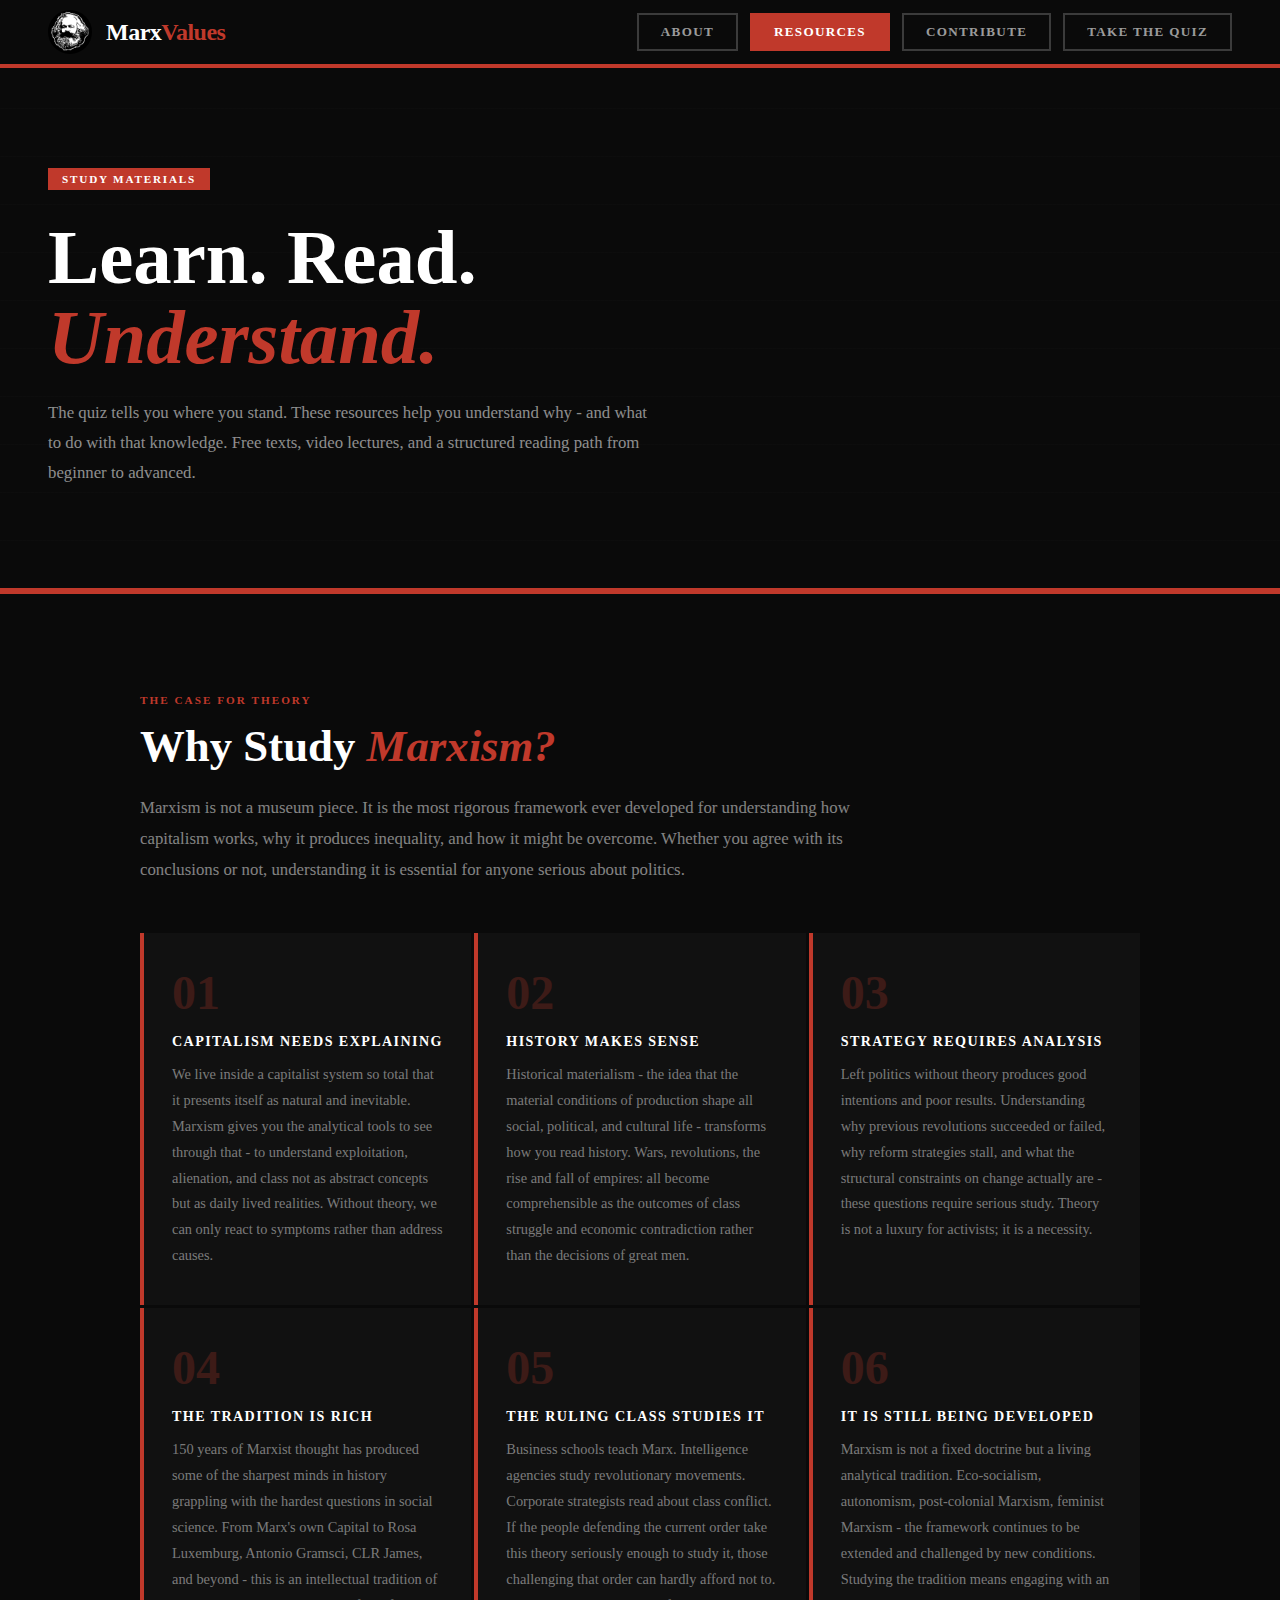
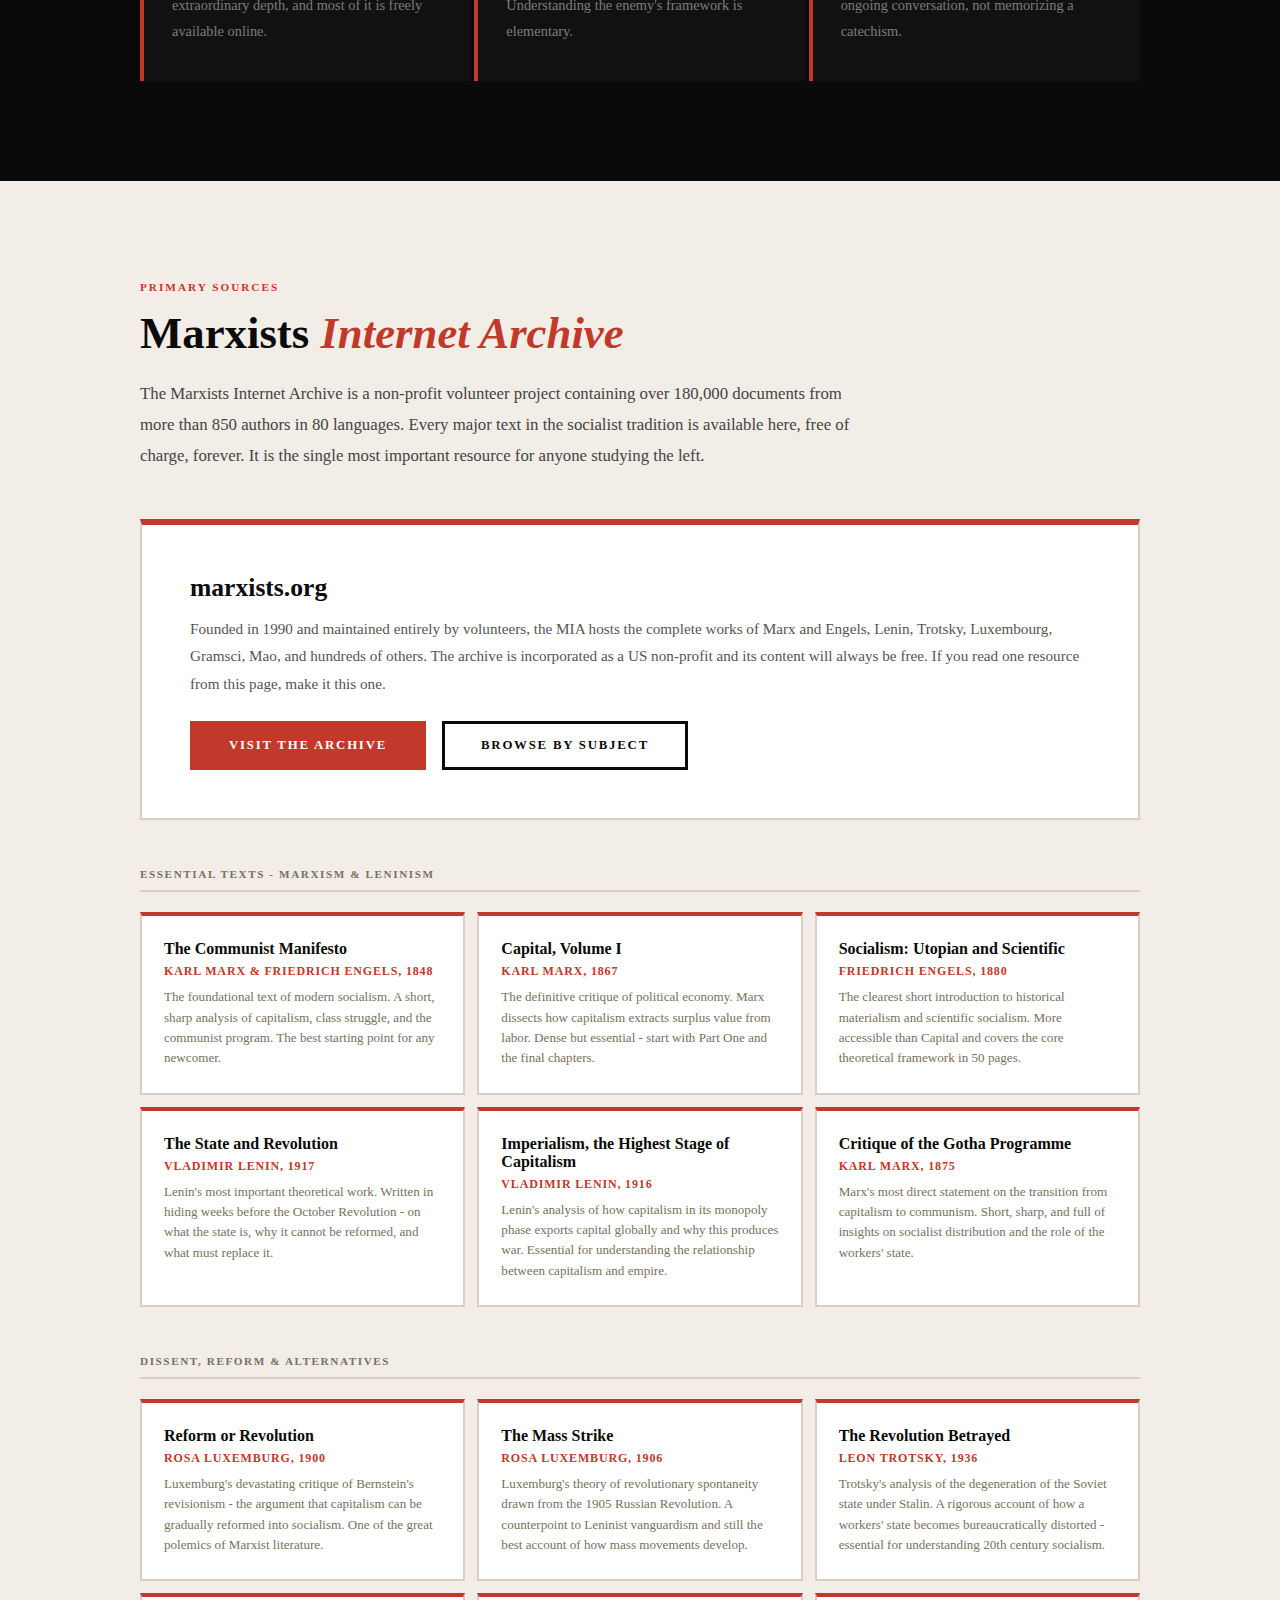
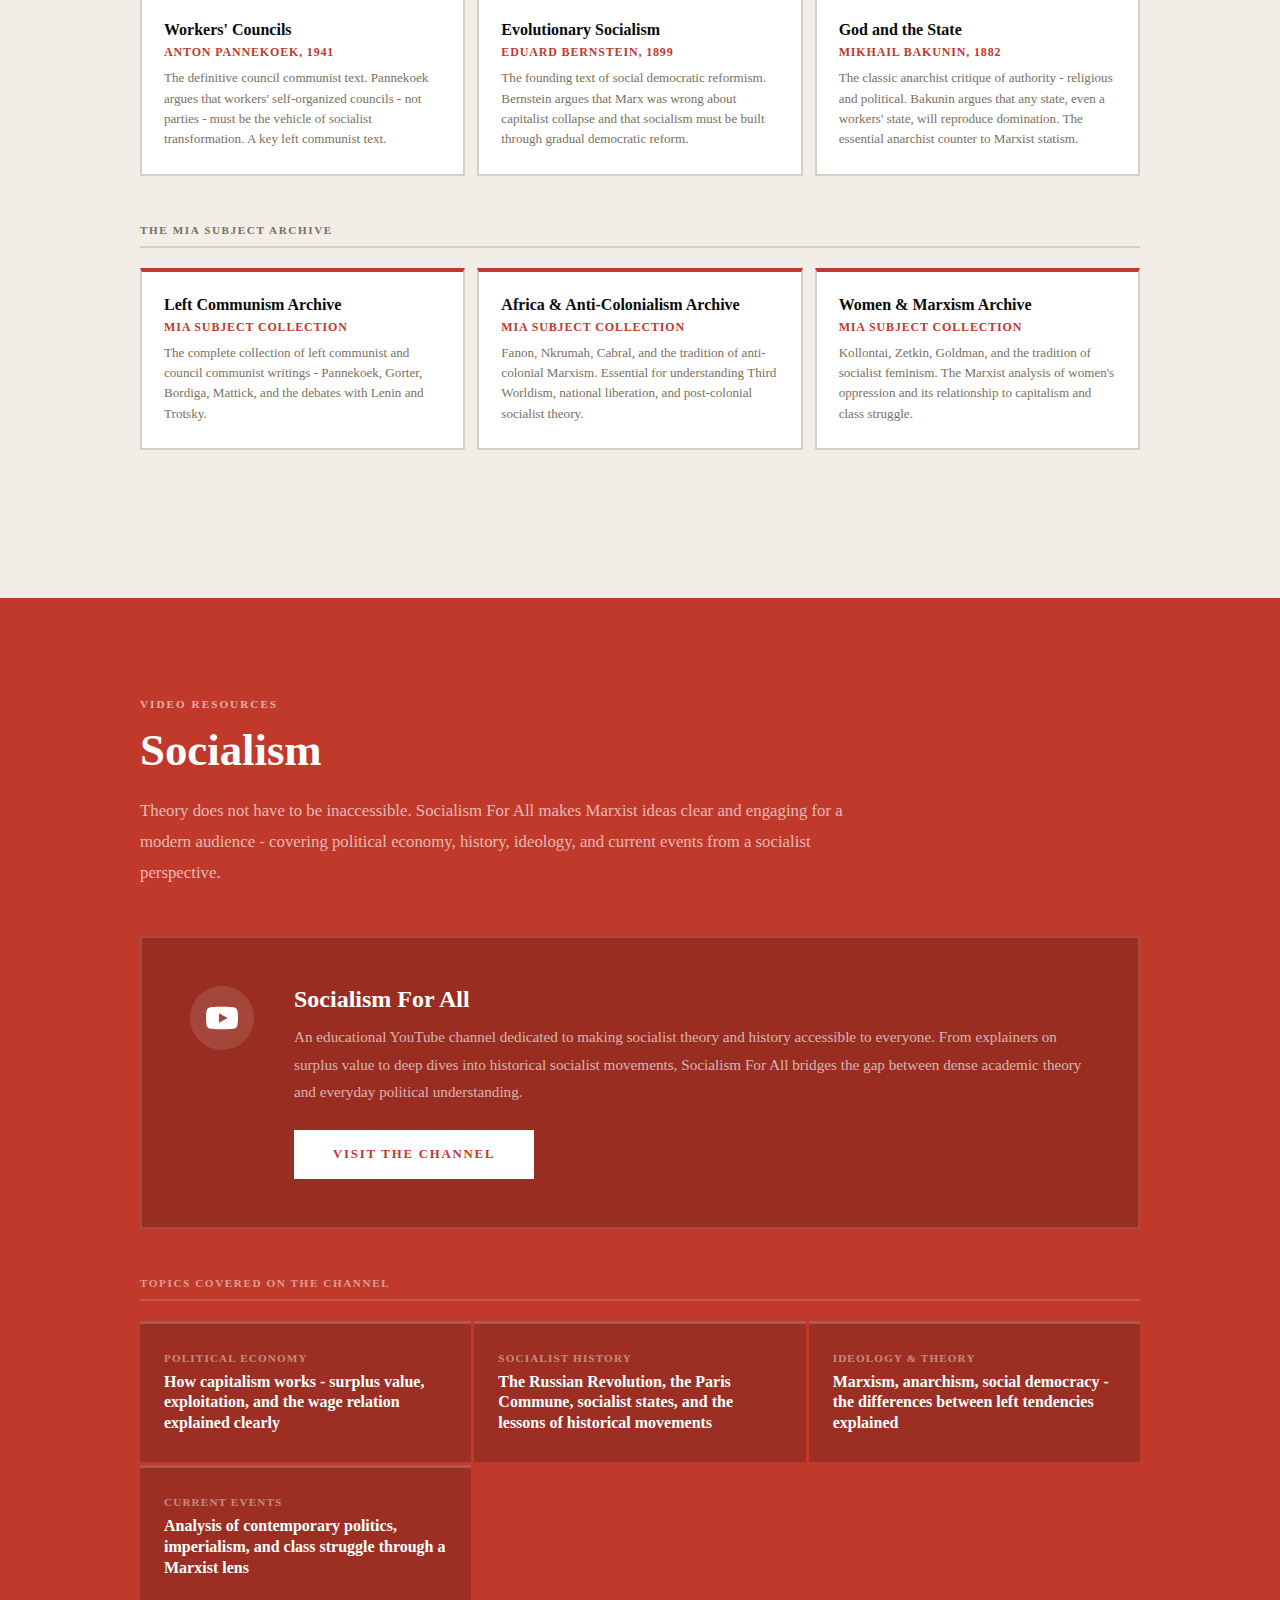
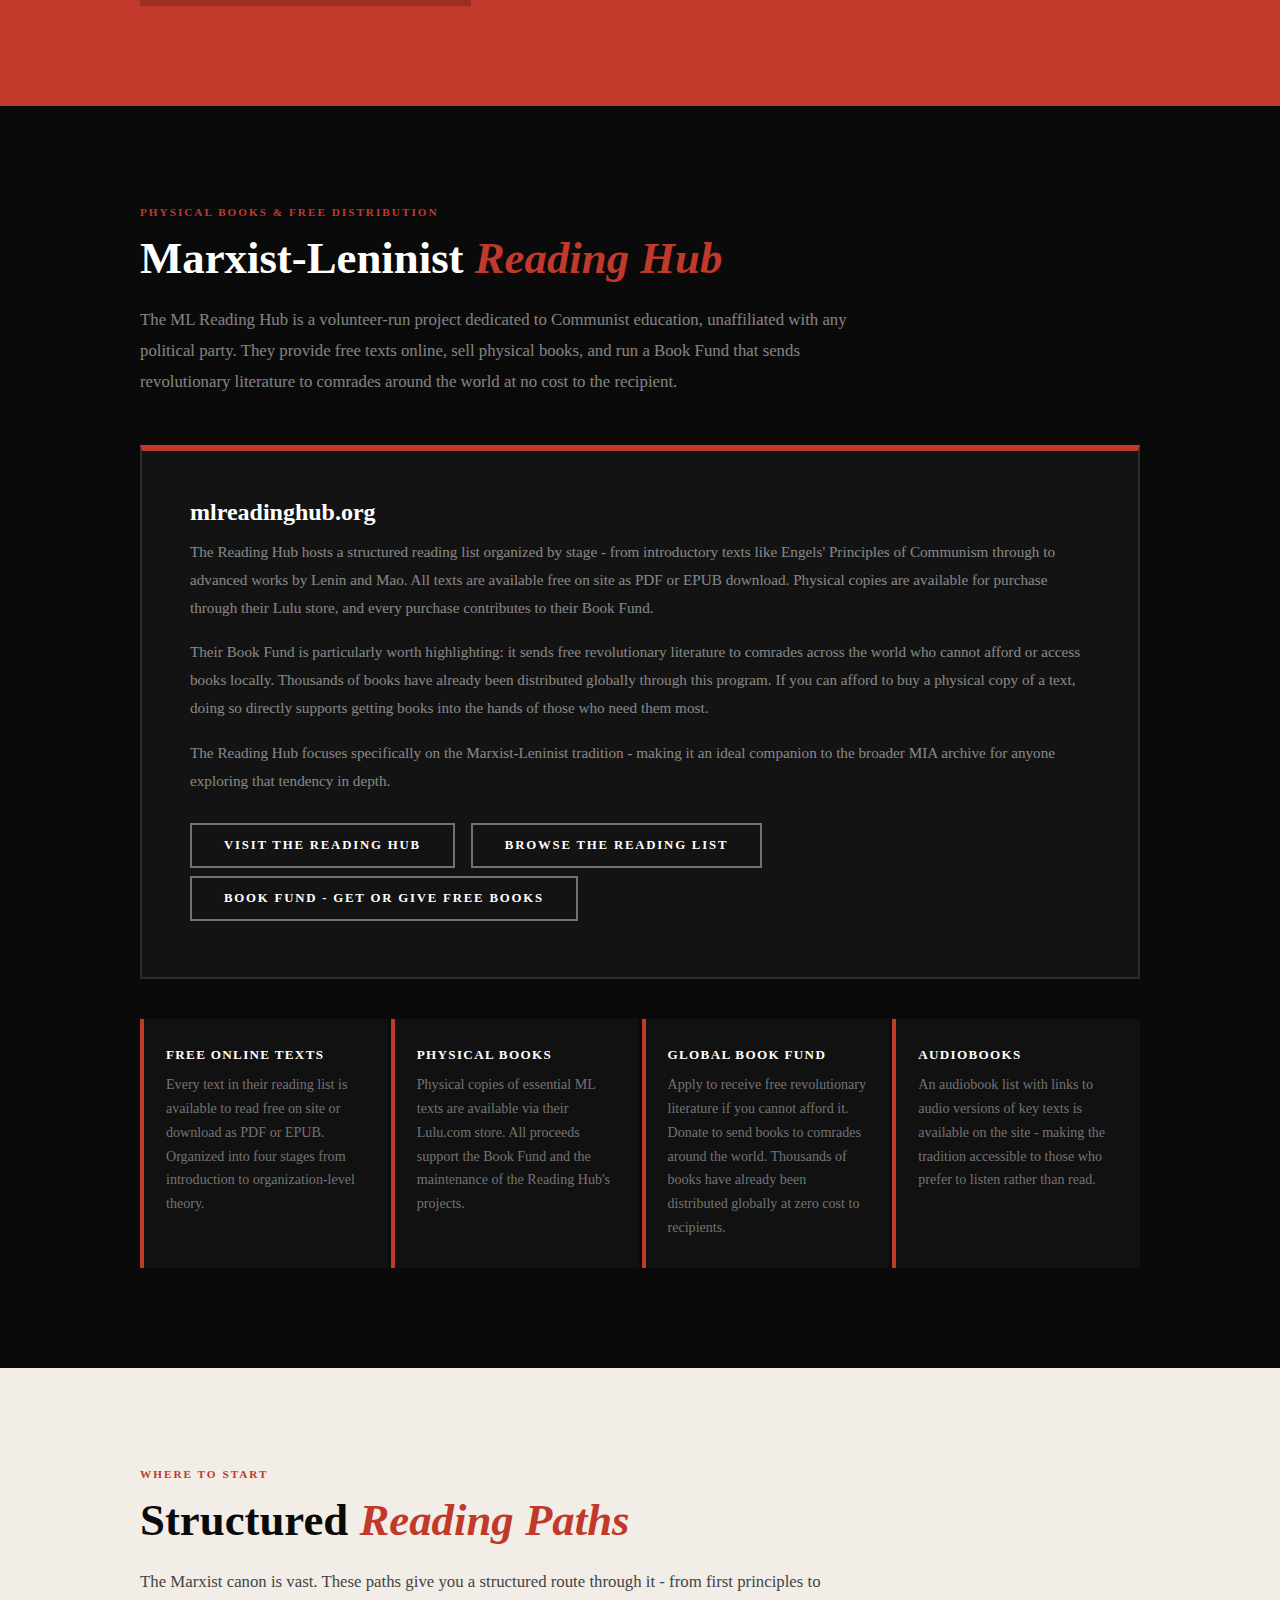
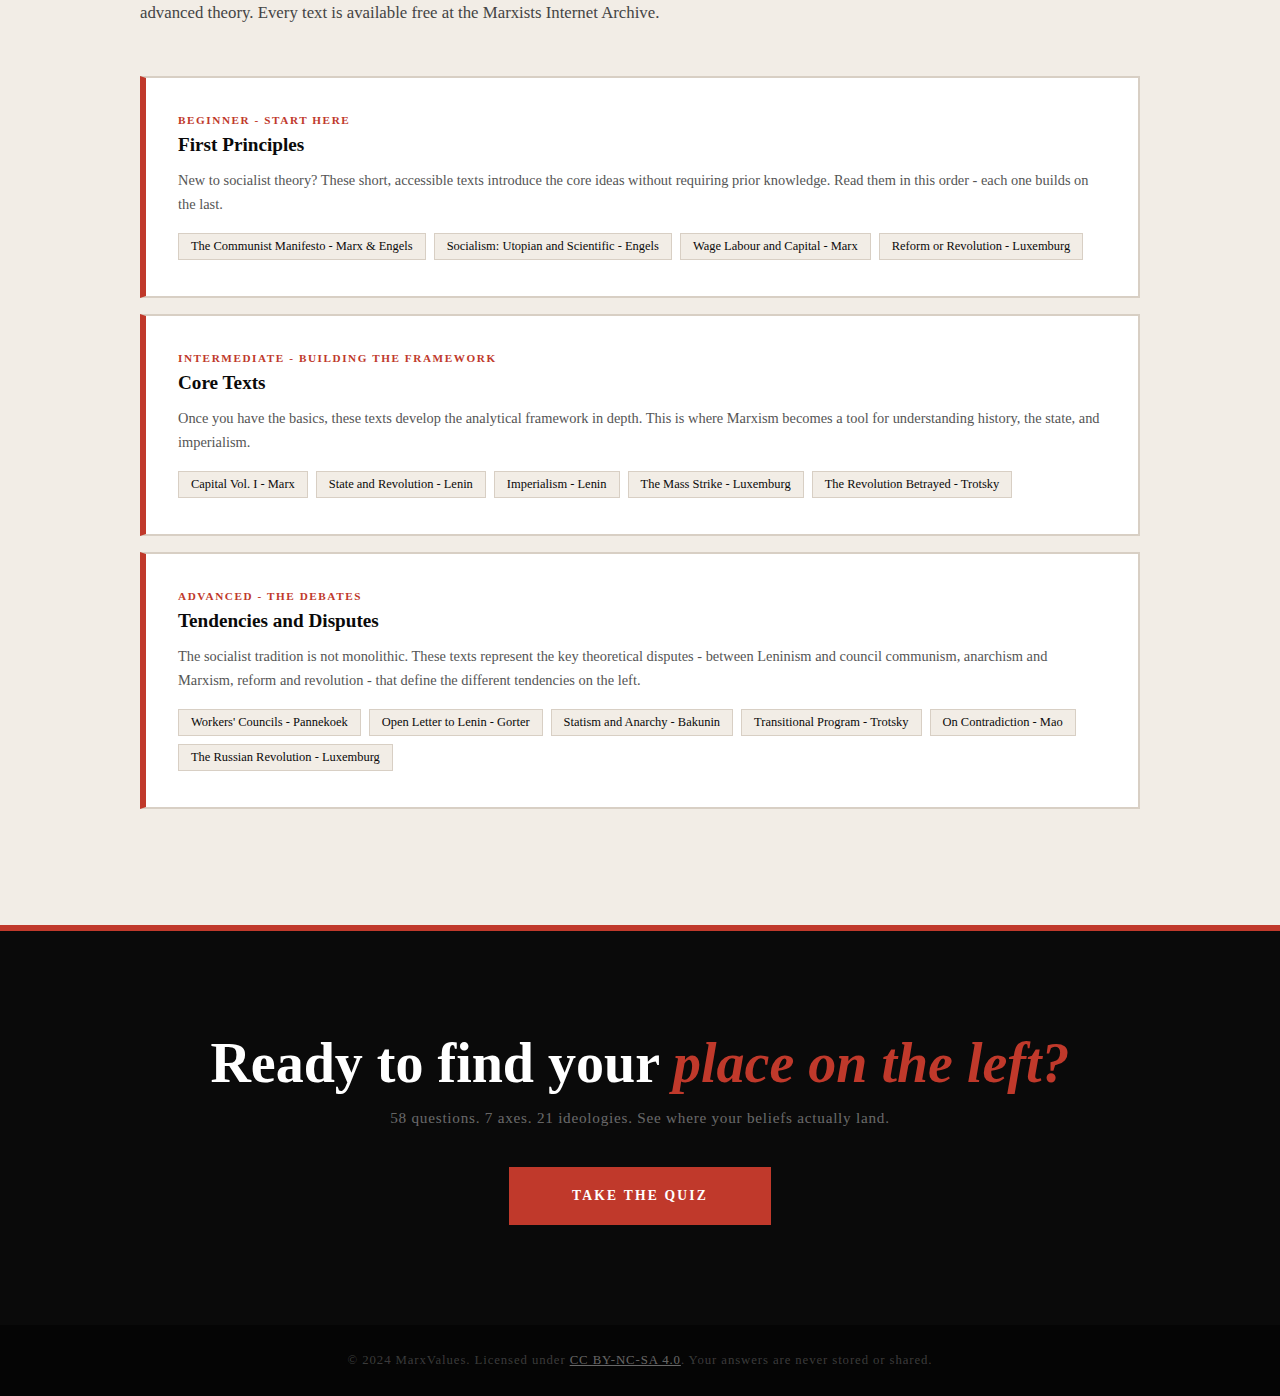
<file: resources.html>
<!DOCTYPE html>
<!-- ╔══════════════════════════════════════════════════════╗
     MarxValues - resources.html
     Resources page: why study Marxism, Marxists Internet
     Archive, Socialism For All YouTube channel, and
     further reading organized by topic.
     Matches site design - same header, footer, CSS variables.
╚══════════════════════════════════════════════════════╝ -->
<html lang="en">
<head>
    <meta charset="UTF-8">
    <!-- Redirect HTTP to HTTPS in production; skips localhost and file:// -->
    <script>
        if (location.protocol === 'http:' && location.hostname !== 'localhost' && location.hostname !== '127.0.0.1') {
            location.replace('https:' + location.href.slice(5));
        }
    </script>
    <meta name="viewport" content="width=device-width, initial-scale=1.0">
    <!-- CSP: allows navigation to external links (marxists.org, youtube.com)
         but blocks all script/style/image loading from external sources. -->
    <meta http-equiv="Content-Security-Policy" content="
        default-src 'none';
        script-src 'self' 'unsafe-inline';
        style-src 'self' 'unsafe-inline';
        img-src 'self' data:;
        font-src 'self';
        connect-src 'none';
        form-action 'none';
        base-uri 'self';
        upgrade-insecure-requests;
    ">
    <title>MarxValues - Resources</title>
    <link rel="icon" type="image/png" href="marx.png">
    <link rel="apple-touch-icon" href="marx.png">

    <style>
        /* ── CSS VARIABLES (identical to index.html) ── */
        :root {
            --ink:   #0a0a0a;
            --paper: #f2ede6;
            --red:   #c0392b;
            --red2:  #96281b;
            --muted: #7a7060;
            --border:#d8cfc4;
            --card:  #ffffff;
        }
        *{margin:0;padding:0;box-sizing:border-box;}
        body{font-family:'Georgia','Times New Roman',Times,serif;background:var(--paper);color:var(--ink);overflow-x:hidden;}
        body::before{content:'';position:fixed;inset:0;pointer-events:none;z-index:0;
          background-image:url("data:image/svg+xml,%3Csvg viewBox='0 0 200 200' xmlns='http://www.w3.org/2000/svg'%3E%3Cfilter id='n'%3E%3CfeTurbulence type='fractalNoise' baseFrequency='0.72' numOctaves='4' stitchTiles='stitch'/%3E%3C/filter%3E%3Crect width='100%25' height='100%25' filter='url(%23n)' opacity='0.04'/%3E%3C/svg%3E");}

        /* ── HEADER (identical to index.html) ── */
        header{position:sticky;top:0;z-index:100;background:var(--ink);border-bottom:4px solid var(--red);padding:0 48px;height:68px;display:flex;align-items:center;justify-content:space-between;}
        .logo{display:flex;align-items:center;gap:14px;text-decoration:none;}
        .logo-img{width:44px;height:44px;border-radius:50%;object-fit:cover;display:block;}
        .logo-text{font-family:'Georgia','Times New Roman',Times,serif;font-size:1.5rem;font-weight:900;color:#fff;letter-spacing:-0.5px;}
        .logo-text span{color:var(--red);}
        nav{display:flex;gap:12px;align-items:center;}
        nav a{color:rgba(255,255,255,0.6);text-decoration:none;font-size:0.82rem;font-weight:600;letter-spacing:0.1em;text-transform:uppercase;border:2px solid rgba(255,255,255,0.2);padding:9px 22px;transition:all 0.2s;}
        nav a:hover{background:var(--red);border-color:var(--red);color:#fff;}
        nav a.active{background:var(--red);border-color:var(--red);color:#fff;}

        /* ── HERO ── */
        .page-hero{position:relative;z-index:1;background:var(--ink);padding:100px 48px;border-bottom:6px solid var(--red);overflow:hidden;}
        .page-hero::before{content:'';position:absolute;inset:0;pointer-events:none;background-image:repeating-linear-gradient(0deg,transparent,transparent 47px,rgba(255,255,255,0.022) 48px);}
        .page-hero-content{position:relative;z-index:1;max-width:760px;}
        .eyebrow{display:inline-block;background:var(--red);color:#fff;padding:5px 14px;font-size:0.7rem;font-weight:600;letter-spacing:0.16em;text-transform:uppercase;margin-bottom:28px;}
        .page-hero h1{font-family:'Georgia','Times New Roman',Times,serif;font-size:clamp(2.8rem,6vw,4.8rem);line-height:1.04;font-weight:900;color:#fff;margin-bottom:20px;}
        .page-hero h1 em{font-style:italic;color:var(--red);}
        .page-hero p{font-size:1.05rem;line-height:1.8;color:rgba(255,255,255,0.55);max-width:600px;}

        /* ── SHARED SECTION STYLES ── */
        .section{position:relative;z-index:1;padding:100px 48px;}
        .section-inner{max-width:1000px;margin:0 auto;}
        .section-label{font-size:0.7rem;font-weight:700;text-transform:uppercase;letter-spacing:0.18em;color:var(--red);margin-bottom:16px;}
        .section h2{font-family:'Georgia','Times New Roman',Times,serif;font-size:clamp(2rem,4vw,2.8rem);font-weight:900;line-height:1.1;margin-bottom:20px;color:var(--ink);}
        .section h2 em{font-style:italic;color:var(--red);}
        .section-lead{font-size:1.05rem;line-height:1.85;color:#444;max-width:720px;margin-bottom:48px;}

        /* ── WHY STUDY MARXISM - dark section ── */
        .why-section{background:var(--ink);}
        .why-section .section-label{color:var(--red);}
        .why-section h2{color:#fff;}
        .why-section .section-lead{color:rgba(255,255,255,0.5);}
        .why-grid{display:grid;grid-template-columns:repeat(auto-fit,minmax(280px,1fr));gap:3px;}
        .why-card{background:rgba(255,255,255,0.03);border-left:4px solid var(--red);padding:36px 28px;}
        .why-card-num{font-family:'Georgia','Times New Roman',Times,serif;font-size:3rem;font-weight:900;color:var(--red);opacity:0.25;line-height:1;margin-bottom:16px;}
        .why-card h3{font-size:0.88rem;font-weight:700;color:#fff;text-transform:uppercase;letter-spacing:0.1em;margin-bottom:12px;}
        .why-card p{font-size:0.9rem;line-height:1.8;color:rgba(255,255,255,0.45);}

        /* ── MIA SECTION ── */
        .mia-section{background:var(--paper);}
        .mia-banner{display:flex;align-items:flex-start;gap:40px;background:var(--card);border:2px solid var(--border);border-top:6px solid var(--red);padding:48px;margin-bottom:48px;}
        .mia-banner-text h3{font-family:'Georgia','Times New Roman',Times,serif;font-size:1.6rem;font-weight:900;color:var(--ink);margin-bottom:12px;}
        .mia-banner-text p{font-size:0.95rem;line-height:1.8;color:#555;margin-bottom:24px;}
        .btn-primary{display:inline-block;background:var(--red);color:#fff;text-decoration:none;padding:14px 36px;font-size:0.8rem;font-weight:700;letter-spacing:0.14em;text-transform:uppercase;border:3px solid var(--red);transition:all 0.22s;}
        .btn-primary:hover{background:transparent;color:var(--red);}
        .btn-secondary{display:inline-block;background:transparent;color:var(--ink);text-decoration:none;padding:14px 36px;font-size:0.8rem;font-weight:700;letter-spacing:0.14em;text-transform:uppercase;border:3px solid var(--ink);transition:all 0.22s;margin-left:12px;}
        .btn-secondary:hover{background:var(--ink);color:#fff;}

        /* MIA subject grid */
        .subject-label{font-size:0.7rem;font-weight:700;text-transform:uppercase;letter-spacing:0.14em;color:var(--muted);margin-bottom:20px;border-bottom:2px solid var(--border);padding-bottom:10px;}
        .link-grid{display:grid;grid-template-columns:repeat(auto-fit,minmax(280px,1fr));gap:12px;margin-bottom:48px;}
        .link-card{background:var(--card);border:2px solid var(--border);border-top:4px solid var(--red);padding:24px 22px;text-decoration:none;display:block;transition:all 0.2s;}
        .link-card:hover{border-color:var(--red);transform:translateY(-3px);box-shadow:0 6px 20px rgba(0,0,0,0.09);}
        .link-card-title{font-family:'Georgia','Times New Roman',Times,serif;font-size:1rem;font-weight:700;color:var(--ink);margin-bottom:6px;}
        .link-card-author{font-size:0.75rem;color:var(--red);text-transform:uppercase;letter-spacing:0.07em;margin-bottom:8px;font-weight:600;}
        .link-card-desc{font-size:0.82rem;line-height:1.55;color:var(--muted);}

        /* ── YOUTUBE SECTION ── */
        .yt-section{background:var(--red);}
        .yt-section .section-label{color:rgba(255,255,255,0.6);}
        .yt-section h2{color:#fff;}
        .yt-section .section-lead{color:rgba(255,255,255,0.65);}
        .yt-banner{background:rgba(0,0,0,0.2);border:2px solid rgba(255,255,255,0.15);padding:48px;display:flex;align-items:flex-start;gap:40px;margin-bottom:48px;}
        .yt-icon{flex-shrink:0;width:64px;height:64px;background:rgba(255,255,255,0.12);border-radius:50%;display:flex;align-items:center;justify-content:center;}
        .yt-icon svg{width:32px;height:32px;fill:#fff;}
        .yt-banner-text h3{font-family:'Georgia','Times New Roman',Times,serif;font-size:1.5rem;font-weight:900;color:#fff;margin-bottom:10px;}
        .yt-banner-text p{font-size:0.95rem;line-height:1.8;color:rgba(255,255,255,0.65);margin-bottom:24px;}
        .btn-yt{display:inline-block;background:#fff;color:var(--red);text-decoration:none;padding:14px 36px;font-size:0.8rem;font-weight:700;letter-spacing:0.14em;text-transform:uppercase;border:3px solid #fff;transition:all 0.22s;}
        .btn-yt:hover{background:transparent;color:#fff;}
        .yt-videos-label{font-size:0.7rem;font-weight:700;text-transform:uppercase;letter-spacing:0.14em;color:rgba(255,255,255,0.5);margin-bottom:20px;border-bottom:2px solid rgba(255,255,255,0.15);padding-bottom:10px;}
        .yt-grid{display:grid;grid-template-columns:repeat(auto-fit,minmax(280px,1fr));gap:3px;}
        .yt-card{background:rgba(0,0,0,0.18);border-top:3px solid rgba(255,255,255,0.2);padding:28px 24px;text-decoration:none;display:block;transition:background 0.2s;}
        .yt-card:hover{background:rgba(0,0,0,0.32);}
        .yt-card-topic{font-size:0.7rem;font-weight:700;text-transform:uppercase;letter-spacing:0.1em;color:rgba(255,255,255,0.45);margin-bottom:8px;}
        .yt-card-title{font-family:'Georgia','Times New Roman',Times,serif;font-size:1rem;font-weight:700;color:#fff;line-height:1.3;}

        /* ── ML READING HUB SECTION ── */
        .ml-section{background:var(--ink);}
        .ml-section .section-label{color:var(--red);}
        .ml-section h2{color:#fff;}
        .ml-section .section-lead{color:rgba(255,255,255,0.5);}
        .ml-banner{background:rgba(255,255,255,0.04);border:2px solid rgba(255,255,255,0.1);border-top:6px solid var(--red);padding:48px;margin-bottom:40px;}
        .ml-banner h3{font-family:'Georgia','Times New Roman',Times,serif;font-size:1.5rem;font-weight:900;color:#fff;margin-bottom:12px;}
        .ml-banner p{font-size:0.95rem;line-height:1.85;color:rgba(255,255,255,0.5);margin-bottom:16px;}
        .ml-banner p:last-of-type{margin-bottom:28px;}
        .btn-outline-white{display:inline-block;background:transparent;color:#fff;text-decoration:none;padding:13px 32px;font-size:0.8rem;font-weight:700;letter-spacing:0.14em;text-transform:uppercase;border:2px solid rgba(255,255,255,0.4);transition:all 0.22s;margin-right:12px;margin-bottom:8px;}
        .btn-outline-white:hover{background:var(--red);border-color:var(--red);}
        .ml-features{display:grid;grid-template-columns:repeat(auto-fit,minmax(220px,1fr));gap:3px;}
        .ml-feature{background:rgba(255,255,255,0.03);border-left:4px solid var(--red);padding:28px 22px;}
        .ml-feature h3{font-size:0.82rem;font-weight:700;text-transform:uppercase;letter-spacing:0.1em;color:#fff;margin-bottom:10px;}
        .ml-feature p{font-size:0.88rem;line-height:1.7;color:rgba(255,255,255,0.42);}

        /* ── READING PATHS SECTION ── */
        .paths-section{background:var(--paper);}
        .path{background:var(--card);border:2px solid var(--border);border-left:6px solid var(--red);padding:36px 32px;margin-bottom:16px;}
        .path-level{font-size:0.7rem;font-weight:700;text-transform:uppercase;letter-spacing:0.14em;color:var(--red);margin-bottom:8px;}
        .path h3{font-family:'Georgia','Times New Roman',Times,serif;font-size:1.2rem;font-weight:700;color:var(--ink);margin-bottom:12px;}
        .path p{font-size:0.9rem;line-height:1.7;color:#555;margin-bottom:16px;}
        .path-books{display:flex;flex-wrap:wrap;gap:8px;}
        .path-book{font-size:0.78rem;background:var(--paper);border:1px solid var(--border);padding:5px 12px;color:var(--ink);text-decoration:none;transition:all 0.2s;}
        .path-book:hover{background:var(--red);color:#fff;border-color:var(--red);}

        /* ── CTA ── */
        .cta-banner{position:relative;z-index:1;background:var(--ink);padding:100px 48px;text-align:center;border-top:6px solid var(--red);}
        .cta-banner h2{font-family:'Georgia','Times New Roman',Times,serif;font-size:clamp(2.2rem,5vw,3.5rem);color:#fff;font-weight:900;margin-bottom:14px;}
        .cta-banner h2 em{font-style:italic;color:var(--red);}
        .cta-banner p{color:rgba(255,255,255,0.4);font-size:0.95rem;margin-bottom:40px;letter-spacing:0.05em;}
        .btn-cta{display:inline-block;background:var(--red);color:#fff;text-decoration:none;padding:18px 60px;font-size:0.85rem;font-weight:700;letter-spacing:0.16em;text-transform:uppercase;border:3px solid var(--red);transition:all 0.22s;}
        .btn-cta:hover{background:transparent;color:var(--red);}

        /* ── FOOTER ── */
        footer{background:#050505;color:rgba(255,255,255,0.22);padding:28px 48px;text-align:center;font-size:0.8rem;position:relative;z-index:1;letter-spacing:0.07em;}

        /* ── RESPONSIVE ── */
        @media(max-width:900px){
            header{padding:0 20px;}
            .page-hero{padding:60px 20px;}
            .section{padding:60px 20px;}
            .mia-banner,.yt-banner{flex-direction:column;gap:20px;padding:28px;}
            .btn-secondary{margin-left:0;margin-top:12px;display:inline-block;}
        }

        /* ── MOBILE NAV ─────────────────────────────────────────
           Hamburger menu for screens under 768px.
           The nav links collapse into a full-width dropdown
           toggled by a hamburger button. ── */
        .nav-toggle{display:none;background:none;border:none;cursor:pointer;padding:8px;margin-left:8px;}
        .nav-toggle span{display:block;width:24px;height:2px;background:#fff;margin:5px 0;transition:all 0.25s;}
        .nav-toggle.open span:nth-child(1){transform:rotate(45deg) translate(5px,5px);}
        .nav-toggle.open span:nth-child(2){opacity:0;}
        .nav-toggle.open span:nth-child(3){transform:rotate(-45deg) translate(5px,-5px);}
        @media(max-width:768px){
            header{padding:0 20px;position:relative;}
            .nav-toggle{display:block;}
            nav{
                display:none;
                position:absolute;
                top:68px;left:0;right:0;
                background:var(--ink);
                border-top:2px solid var(--red);
                border-bottom:4px solid var(--red);
                flex-direction:column;
                z-index:200;
                padding:8px 0;
            }
            nav.open{display:flex;}
            nav a{
                border:none;
                border-left:4px solid transparent;
                padding:14px 24px;
                font-size:0.9rem;
                width:100%;
                text-align:left;
            }
            nav a:hover,nav a.active{
                border-left-color:var(--red);
                background:rgba(192,57,43,0.12);
                color:#fff;
            }
        }
    </style>
</head>
<body>

<!-- ── HEADER ───────────────────────────────────────────────────────────── -->
<header>
    <a class="logo" href="index.html">
        <img class="logo-img" src="marx.png" alt="MarxValues">
        <span class="logo-text">Marx<span>Values</span></span>
    </a>
    <nav>
        <a href="about.html">About</a>
        <a href="resources.html" class="active">Resources</a>
        <a href="contribute.html">Contribute</a><a href="quiz.html">Take the Quiz</a>
    </nav>
    <button class="nav-toggle" id="nav-toggle" aria-label="Toggle navigation" aria-expanded="false"><span></span><span></span><span></span></button>
</header>

<!-- ── PAGE HERO ─────────────────────────────────────────────────────────── -->
<section class="page-hero">
    <div class="page-hero-content">
        <div class="eyebrow">Study Materials</div>
        <h1>Learn. Read. <em>Understand.</em></h1>
        <p>The quiz tells you where you stand. These resources help you understand why - and what to do with that knowledge. Free texts, video lectures, and a structured reading path from beginner to advanced.</p>
    </div>
</section>

<!-- ── WHY STUDY MARXISM ─────────────────────────────────────────────────── -->
<section class="section why-section">
    <div class="section-inner">
        <div class="section-label">The Case for Theory</div>
        <h2>Why Study <em>Marxism?</em></h2>
        <p class="section-lead">Marxism is not a museum piece. It is the most rigorous framework ever developed for understanding how capitalism works, why it produces inequality, and how it might be overcome. Whether you agree with its conclusions or not, understanding it is essential for anyone serious about politics.</p>
        <div class="why-grid">
            <div class="why-card">
                <div class="why-card-num">01</div>
                <h3>Capitalism Needs Explaining</h3>
                <p>We live inside a capitalist system so total that it presents itself as natural and inevitable. Marxism gives you the analytical tools to see through that - to understand exploitation, alienation, and class not as abstract concepts but as daily lived realities. Without theory, we can only react to symptoms rather than address causes.</p>
            </div>
            <div class="why-card">
                <div class="why-card-num">02</div>
                <h3>History Makes Sense</h3>
                <p>Historical materialism - the idea that the material conditions of production shape all social, political, and cultural life - transforms how you read history. Wars, revolutions, the rise and fall of empires: all become comprehensible as the outcomes of class struggle and economic contradiction rather than the decisions of great men.</p>
            </div>
            <div class="why-card">
                <div class="why-card-num">03</div>
                <h3>Strategy Requires Analysis</h3>
                <p>Left politics without theory produces good intentions and poor results. Understanding why previous revolutions succeeded or failed, why reform strategies stall, and what the structural constraints on change actually are - these questions require serious study. Theory is not a luxury for activists; it is a necessity.</p>
            </div>
            <div class="why-card">
                <div class="why-card-num">04</div>
                <h3>The Tradition is Rich</h3>
                <p>150 years of Marxist thought has produced some of the sharpest minds in history grappling with the hardest questions in social science. From Marx's own Capital to Rosa Luxemburg, Antonio Gramsci, CLR James, and beyond - this is an intellectual tradition of extraordinary depth, and most of it is freely available online.</p>
            </div>
            <div class="why-card">
                <div class="why-card-num">05</div>
                <h3>The Ruling Class Studies It</h3>
                <p>Business schools teach Marx. Intelligence agencies study revolutionary movements. Corporate strategists read about class conflict. If the people defending the current order take this theory seriously enough to study it, those challenging that order can hardly afford not to. Understanding the enemy's framework is elementary.</p>
            </div>
            <div class="why-card">
                <div class="why-card-num">06</div>
                <h3>It Is Still Being Developed</h3>
                <p>Marxism is not a fixed doctrine but a living analytical tradition. Eco-socialism, autonomism, post-colonial Marxism, feminist Marxism - the framework continues to be extended and challenged by new conditions. Studying the tradition means engaging with an ongoing conversation, not memorizing a catechism.</p>
            </div>
        </div>
    </div>
</section>

<!-- ── MARXISTS INTERNET ARCHIVE ─────────────────────────────────────────── -->
<section class="section mia-section">
    <div class="section-inner">
        <div class="section-label">Primary Sources</div>
        <h2>Marxists <em>Internet Archive</em></h2>
        <p class="section-lead">The Marxists Internet Archive is a non-profit volunteer project containing over 180,000 documents from more than 850 authors in 80 languages. Every major text in the socialist tradition is available here, free of charge, forever. It is the single most important resource for anyone studying the left.</p>

        <!-- Main MIA banner -->
        <div class="mia-banner">
            <div class="mia-banner-text">
                <h3>marxists.org</h3>
                <p>Founded in 1990 and maintained entirely by volunteers, the MIA hosts the complete works of Marx and Engels, Lenin, Trotsky, Luxembourg, Gramsci, Mao, and hundreds of others. The archive is incorporated as a US non-profit and its content will always be free. If you read one resource from this page, make it this one.</p>
                <a href="https://www.marxists.org" target="_blank" rel="noopener noreferrer" class="btn-primary">Visit the Archive</a>
                <a href="https://www.marxists.org/subject/index.htm" target="_blank" rel="noopener noreferrer" class="btn-secondary">Browse by Subject</a>
            </div>
        </div>

        <!-- Essential texts by tendency -->
        <div class="subject-label">Essential Texts - Marxism &amp; Leninism</div>
        <div class="link-grid">
            <a href="https://www.marxists.org/archive/marx/works/1848/communist-manifesto/" target="_blank" rel="noopener noreferrer" class="link-card">
                <div class="link-card-title">The Communist Manifesto</div>
                <div class="link-card-author">Karl Marx &amp; Friedrich Engels, 1848</div>
                <div class="link-card-desc">The foundational text of modern socialism. A short, sharp analysis of capitalism, class struggle, and the communist program. The best starting point for any newcomer.</div>
            </a>
            <a href="https://www.marxists.org/archive/marx/works/1867-c1/" target="_blank" rel="noopener noreferrer" class="link-card">
                <div class="link-card-title">Capital, Volume I</div>
                <div class="link-card-author">Karl Marx, 1867</div>
                <div class="link-card-desc">The definitive critique of political economy. Marx dissects how capitalism extracts surplus value from labor. Dense but essential - start with Part One and the final chapters.</div>
            </a>
            <a href="https://www.marxists.org/archive/marx/works/1880/soc-utop/" target="_blank" rel="noopener noreferrer" class="link-card">
                <div class="link-card-title">Socialism: Utopian and Scientific</div>
                <div class="link-card-author">Friedrich Engels, 1880</div>
                <div class="link-card-desc">The clearest short introduction to historical materialism and scientific socialism. More accessible than Capital and covers the core theoretical framework in 50 pages.</div>
            </a>
            <a href="https://www.marxists.org/archive/lenin/works/1917/staterev/" target="_blank" rel="noopener noreferrer" class="link-card">
                <div class="link-card-title">The State and Revolution</div>
                <div class="link-card-author">Vladimir Lenin, 1917</div>
                <div class="link-card-desc">Lenin's most important theoretical work. Written in hiding weeks before the October Revolution - on what the state is, why it cannot be reformed, and what must replace it.</div>
            </a>
            <a href="https://www.marxists.org/archive/lenin/works/1916/imp-hsc/" target="_blank" rel="noopener noreferrer" class="link-card">
                <div class="link-card-title">Imperialism, the Highest Stage of Capitalism</div>
                <div class="link-card-author">Vladimir Lenin, 1916</div>
                <div class="link-card-desc">Lenin's analysis of how capitalism in its monopoly phase exports capital globally and why this produces war. Essential for understanding the relationship between capitalism and empire.</div>
            </a>
            <a href="https://www.marxists.org/archive/marx/works/1875/gotha/" target="_blank" rel="noopener noreferrer" class="link-card">
                <div class="link-card-title">Critique of the Gotha Programme</div>
                <div class="link-card-author">Karl Marx, 1875</div>
                <div class="link-card-desc">Marx's most direct statement on the transition from capitalism to communism. Short, sharp, and full of insights on socialist distribution and the role of the workers' state.</div>
            </a>
        </div>

        <div class="subject-label">Dissent, Reform &amp; Alternatives</div>
        <div class="link-grid">
            <a href="https://www.marxists.org/archive/luxemburg/1900/reform-revolution/" target="_blank" rel="noopener noreferrer" class="link-card">
                <div class="link-card-title">Reform or Revolution</div>
                <div class="link-card-author">Rosa Luxemburg, 1900</div>
                <div class="link-card-desc">Luxemburg's devastating critique of Bernstein's revisionism - the argument that capitalism can be gradually reformed into socialism. One of the great polemics of Marxist literature.</div>
            </a>
            <a href="https://www.marxists.org/archive/luxemburg/1906/mass-strike/" target="_blank" rel="noopener noreferrer" class="link-card">
                <div class="link-card-title">The Mass Strike</div>
                <div class="link-card-author">Rosa Luxemburg, 1906</div>
                <div class="link-card-desc">Luxemburg's theory of revolutionary spontaneity drawn from the 1905 Russian Revolution. A counterpoint to Leninist vanguardism and still the best account of how mass movements develop.</div>
            </a>
            <a href="https://www.marxists.org/archive/trotsky/1936/revbet/" target="_blank" rel="noopener noreferrer" class="link-card">
                <div class="link-card-title">The Revolution Betrayed</div>
                <div class="link-card-author">Leon Trotsky, 1936</div>
                <div class="link-card-desc">Trotsky's analysis of the degeneration of the Soviet state under Stalin. A rigorous account of how a workers' state becomes bureaucratically distorted - essential for understanding 20th century socialism.</div>
            </a>
            <a href="https://www.marxists.org/archive/pannekoe/1947/workers-councils.htm" target="_blank" rel="noopener noreferrer" class="link-card">
                <div class="link-card-title">Workers' Councils</div>
                <div class="link-card-author">Anton Pannekoek, 1941</div>
                <div class="link-card-desc">The definitive council communist text. Pannekoek argues that workers' self-organized councils - not parties - must be the vehicle of socialist transformation. A key left communist text.</div>
            </a>
            <a href="https://www.marxists.org/reference/archive/bernstein/works/1899/evsoc/" target="_blank" rel="noopener noreferrer" class="link-card">
                <div class="link-card-title">Evolutionary Socialism</div>
                <div class="link-card-author">Eduard Bernstein, 1899</div>
                <div class="link-card-desc">The founding text of social democratic reformism. Bernstein argues that Marx was wrong about capitalist collapse and that socialism must be built through gradual democratic reform.</div>
            </a>
            <a href="https://www.marxists.org/reference/archive/bakunin/works/godstate/" target="_blank" rel="noopener noreferrer" class="link-card">
                <div class="link-card-title">God and the State</div>
                <div class="link-card-author">Mikhail Bakunin, 1882</div>
                <div class="link-card-desc">The classic anarchist critique of authority - religious and political. Bakunin argues that any state, even a workers' state, will reproduce domination. The essential anarchist counter to Marxist statism.</div>
            </a>
        </div>

        <div class="subject-label">The MIA Subject Archive</div>
        <div class="link-grid">
            <a href="https://www.marxists.org/subject/left-wing/index.htm" target="_blank" rel="noopener noreferrer" class="link-card">
                <div class="link-card-title">Left Communism Archive</div>
                <div class="link-card-author">MIA Subject Collection</div>
                <div class="link-card-desc">The complete collection of left communist and council communist writings - Pannekoek, Gorter, Bordiga, Mattick, and the debates with Lenin and Trotsky.</div>
            </a>
            <a href="https://www.marxists.org/subject/africa/index.htm" target="_blank" rel="noopener noreferrer" class="link-card">
                <div class="link-card-title">Africa &amp; Anti-Colonialism Archive</div>
                <div class="link-card-author">MIA Subject Collection</div>
                <div class="link-card-desc">Fanon, Nkrumah, Cabral, and the tradition of anti-colonial Marxism. Essential for understanding Third Worldism, national liberation, and post-colonial socialist theory.</div>
            </a>
            <a href="https://www.marxists.org/subject/women/index.htm" target="_blank" rel="noopener noreferrer" class="link-card">
                <div class="link-card-title">Women &amp; Marxism Archive</div>
                <div class="link-card-author">MIA Subject Collection</div>
                <div class="link-card-desc">Kollontai, Zetkin, Goldman, and the tradition of socialist feminism. The Marxist analysis of women's oppression and its relationship to capitalism and class struggle.</div>
            </a>
        </div>
    </div>
</section>

<!-- ── SOCIALISM FOR ALL YOUTUBE ──────────────────────────────────────────── -->
<section class="section yt-section">
    <div class="section-inner">
        <div class="section-label">Video Resources</div>
        <h2>Socialism <em>For All</em></h2>
        <p class="section-lead">Theory does not have to be inaccessible. Socialism For All makes Marxist ideas clear and engaging for a modern audience - covering political economy, history, ideology, and current events from a socialist perspective.</p>

        <!-- Channel banner -->
        <div class="yt-banner">
            <div class="yt-icon">
                <!-- YouTube play icon -->
                <svg viewBox="0 0 24 24" xmlns="http://www.w3.org/2000/svg"><path d="M23.5 6.2a3 3 0 0 0-2.1-2.1C19.5 3.5 12 3.5 12 3.5s-7.5 0-9.4.6A3 3 0 0 0 .5 6.2 31 31 0 0 0 0 12a31 31 0 0 0 .5 5.8 3 3 0 0 0 2.1 2.1c1.9.6 9.4.6 9.4.6s7.5 0 9.4-.6a3 3 0 0 0 2.1-2.1A31 31 0 0 0 24 12a31 31 0 0 0-.5-5.8zM9.75 15.5v-7l6.5 3.5-6.5 3.5z"/></svg>
            </div>
            <div class="yt-banner-text">
                <h3>Socialism For All</h3>
                <p>An educational YouTube channel dedicated to making socialist theory and history accessible to everyone. From explainers on surplus value to deep dives into historical socialist movements, Socialism For All bridges the gap between dense academic theory and everyday political understanding.</p>
                <a href="https://www.youtube.com/@SocialismForAll" target="_blank" rel="noopener noreferrer" class="btn-yt">Visit the Channel</a>
            </div>
        </div>

        <!-- Topic areas covered -->
        <div class="yt-videos-label">Topics Covered on the Channel</div>
        <div class="yt-grid">
            <a href="https://www.youtube.com/@SocialismForAll" target="_blank" rel="noopener noreferrer" class="yt-card">
                <div class="yt-card-topic">Political Economy</div>
                <div class="yt-card-title">How capitalism works - surplus value, exploitation, and the wage relation explained clearly</div>
            </a>
            <a href="https://www.youtube.com/@SocialismForAll" target="_blank" rel="noopener noreferrer" class="yt-card">
                <div class="yt-card-topic">Socialist History</div>
                <div class="yt-card-title">The Russian Revolution, the Paris Commune, socialist states, and the lessons of historical movements</div>
            </a>
            <a href="https://www.youtube.com/@SocialismForAll" target="_blank" rel="noopener noreferrer" class="yt-card">
                <div class="yt-card-topic">Ideology & Theory</div>
                <div class="yt-card-title">Marxism, anarchism, social democracy - the differences between left tendencies explained</div>
            </a>
            <a href="https://www.youtube.com/@SocialismForAll" target="_blank" rel="noopener noreferrer" class="yt-card">
                <div class="yt-card-topic">Current Events</div>
                <div class="yt-card-title">Analysis of contemporary politics, imperialism, and class struggle through a Marxist lens</div>
            </a>
        </div>
    </div>
</section>

<!-- ── ML READING HUB ─────────────────────────────────────────────────────── -->
<section class="section ml-section">
    <div class="section-inner">
        <div class="section-label">Physical Books &amp; Free Distribution</div>
        <h2>Marxist-Leninist <em>Reading Hub</em></h2>
        <p class="section-lead">The ML Reading Hub is a volunteer-run project dedicated to Communist education, unaffiliated with any political party. They provide free texts online, sell physical books, and run a Book Fund that sends revolutionary literature to comrades around the world at no cost to the recipient.</p>

        <div class="ml-banner">
            <h3>mlreadinghub.org</h3>
            <p>The Reading Hub hosts a structured reading list organized by stage - from introductory texts like Engels' Principles of Communism through to advanced works by Lenin and Mao. All texts are available free on site as PDF or EPUB download. Physical copies are available for purchase through their Lulu store, and every purchase contributes to their Book Fund.</p>
            <p>Their Book Fund is particularly worth highlighting: it sends free revolutionary literature to comrades across the world who cannot afford or access books locally. Thousands of books have already been distributed globally through this program. If you can afford to buy a physical copy of a text, doing so directly supports getting books into the hands of those who need them most.</p>
            <p>The Reading Hub focuses specifically on the Marxist-Leninist tradition - making it an ideal companion to the broader MIA archive for anyone exploring that tendency in depth.</p>
            <a href="https://www.mlreadinghub.org" target="_blank" rel="noopener noreferrer" class="btn-outline-white">Visit the Reading Hub</a>
            <a href="https://www.mlreadinghub.org/study-materials/reading-list" target="_blank" rel="noopener noreferrer" class="btn-outline-white">Browse the Reading List</a>
            <a href="https://www.mlreadinghub.org/book-fund" target="_blank" rel="noopener noreferrer" class="btn-outline-white">Book Fund - Get or Give Free Books</a>
        </div>

        <div class="ml-features">
            <div class="ml-feature">
                <h3>Free Online Texts</h3>
                <p>Every text in their reading list is available to read free on site or download as PDF or EPUB. Organized into four stages from introduction to organization-level theory.</p>
            </div>
            <div class="ml-feature">
                <h3>Physical Books</h3>
                <p>Physical copies of essential ML texts are available via their Lulu.com store. All proceeds support the Book Fund and the maintenance of the Reading Hub's projects.</p>
            </div>
            <div class="ml-feature">
                <h3>Global Book Fund</h3>
                <p>Apply to receive free revolutionary literature if you cannot afford it. Donate to send books to comrades around the world. Thousands of books have already been distributed globally at zero cost to recipients.</p>
            </div>
            <div class="ml-feature">
                <h3>Audiobooks</h3>
                <p>An audiobook list with links to audio versions of key texts is available on the site - making the tradition accessible to those who prefer to listen rather than read.</p>
            </div>
        </div>
    </div>
</section>

<!-- ── STRUCTURED READING PATHS ───────────────────────────────────────────── -->
<section class="section paths-section">
    <div class="section-inner">
        <div class="section-label">Where to Start</div>
        <h2>Structured <em>Reading Paths</em></h2>
        <p class="section-lead">The Marxist canon is vast. These paths give you a structured route through it - from first principles to advanced theory. Every text is available free at the Marxists Internet Archive.</p>

        <div class="path">
            <div class="path-level">Beginner - Start Here</div>
            <h3>First Principles</h3>
            <p>New to socialist theory? These short, accessible texts introduce the core ideas without requiring prior knowledge. Read them in this order - each one builds on the last.</p>
            <div class="path-books">
                <a href="https://www.marxists.org/archive/marx/works/1848/communist-manifesto/" target="_blank" rel="noopener noreferrer" class="path-book">The Communist Manifesto - Marx &amp; Engels</a>
                <a href="https://www.marxists.org/archive/marx/works/1880/soc-utop/" target="_blank" rel="noopener noreferrer" class="path-book">Socialism: Utopian and Scientific - Engels</a>
                <a href="https://www.marxists.org/archive/marx/works/1847/wage-labour/" target="_blank" rel="noopener noreferrer" class="path-book">Wage Labour and Capital - Marx</a>
                <a href="https://www.marxists.org/archive/luxemburg/1900/reform-revolution/" target="_blank" rel="noopener noreferrer" class="path-book">Reform or Revolution - Luxemburg</a>
            </div>
        </div>

        <div class="path">
            <div class="path-level">Intermediate - Building the Framework</div>
            <h3>Core Texts</h3>
            <p>Once you have the basics, these texts develop the analytical framework in depth. This is where Marxism becomes a tool for understanding history, the state, and imperialism.</p>
            <div class="path-books">
                <a href="https://www.marxists.org/archive/marx/works/1867-c1/" target="_blank" rel="noopener noreferrer" class="path-book">Capital Vol. I - Marx</a>
                <a href="https://www.marxists.org/archive/lenin/works/1917/staterev/" target="_blank" rel="noopener noreferrer" class="path-book">State and Revolution - Lenin</a>
                <a href="https://www.marxists.org/archive/lenin/works/1916/imp-hsc/" target="_blank" rel="noopener noreferrer" class="path-book">Imperialism - Lenin</a>
                <a href="https://www.marxists.org/archive/luxemburg/1906/mass-strike/" target="_blank" rel="noopener noreferrer" class="path-book">The Mass Strike - Luxemburg</a>
                <a href="https://www.marxists.org/archive/trotsky/1936/revbet/" target="_blank" rel="noopener noreferrer" class="path-book">The Revolution Betrayed - Trotsky</a>
            </div>
        </div>

        <div class="path">
            <div class="path-level">Advanced - The Debates</div>
            <h3>Tendencies and Disputes</h3>
            <p>The socialist tradition is not monolithic. These texts represent the key theoretical disputes - between Leninism and council communism, anarchism and Marxism, reform and revolution - that define the different tendencies on the left.</p>
            <div class="path-books">
                <a href="https://www.marxists.org/archive/pannekoe/1947/workers-councils.htm" target="_blank" rel="noopener noreferrer" class="path-book">Workers' Councils - Pannekoek</a>
                <a href="https://www.marxists.org/archive/gorter/1920/open-letter/" target="_blank" rel="noopener noreferrer" class="path-book">Open Letter to Lenin - Gorter</a>
                <a href="https://www.marxists.org/reference/archive/bakunin/works/1873/statism-anarchy.htm" target="_blank" rel="noopener noreferrer" class="path-book">Statism and Anarchy - Bakunin</a>
                <a href="https://www.marxists.org/archive/trotsky/1938/tp/" target="_blank" rel="noopener noreferrer" class="path-book">Transitional Program - Trotsky</a>
                <a href="https://www.marxists.org/reference/archive/mao/selected-works/volume-1/mswv1_17.htm" target="_blank" rel="noopener noreferrer" class="path-book">On Contradiction - Mao</a>
                <a href="https://www.marxists.org/archive/luxemburg/1918/russian-revolution/" target="_blank" rel="noopener noreferrer" class="path-book">The Russian Revolution - Luxemburg</a>
            </div>
        </div>
    </div>
</section>

<!-- ── CTA ───────────────────────────────────────────────────────────────── -->
<section class="cta-banner">
    <h2>Ready to find your <em>place on the left?</em></h2>
    <p>58 questions. 7 axes. 21 ideologies. See where your beliefs actually land.</p>
    <a href="quiz.html" class="btn-cta">Take the Quiz</a>
</section>

<footer>
    <p>&copy; 2024 MarxValues. Licensed under <a href="https://creativecommons.org/licenses/by-nc-sa/4.0/" style="color:rgba(255,255,255,0.4);text-decoration:underline;">CC BY-NC-SA 4.0</a>. Your answers are never stored or shared.</p>
</footer>

<script>
/* Mobile nav toggle - hamburger button shows/hides the nav on small screens */
(function(){
    var btn = document.getElementById('nav-toggle');
    var nav = document.querySelector('nav');
    if(!btn || !nav) return;
    btn.addEventListener('click', function(){
        var open = nav.classList.toggle('open');
        btn.classList.toggle('open', open);
        btn.setAttribute('aria-expanded', open);
    });
    // Close nav when a link is clicked
    nav.querySelectorAll('a').forEach(function(a){
        a.addEventListener('click', function(){
            nav.classList.remove('open');
            btn.classList.remove('open');
            btn.setAttribute('aria-expanded', false);
        });
    });
})();
</script>
</body>
</html>
</file>
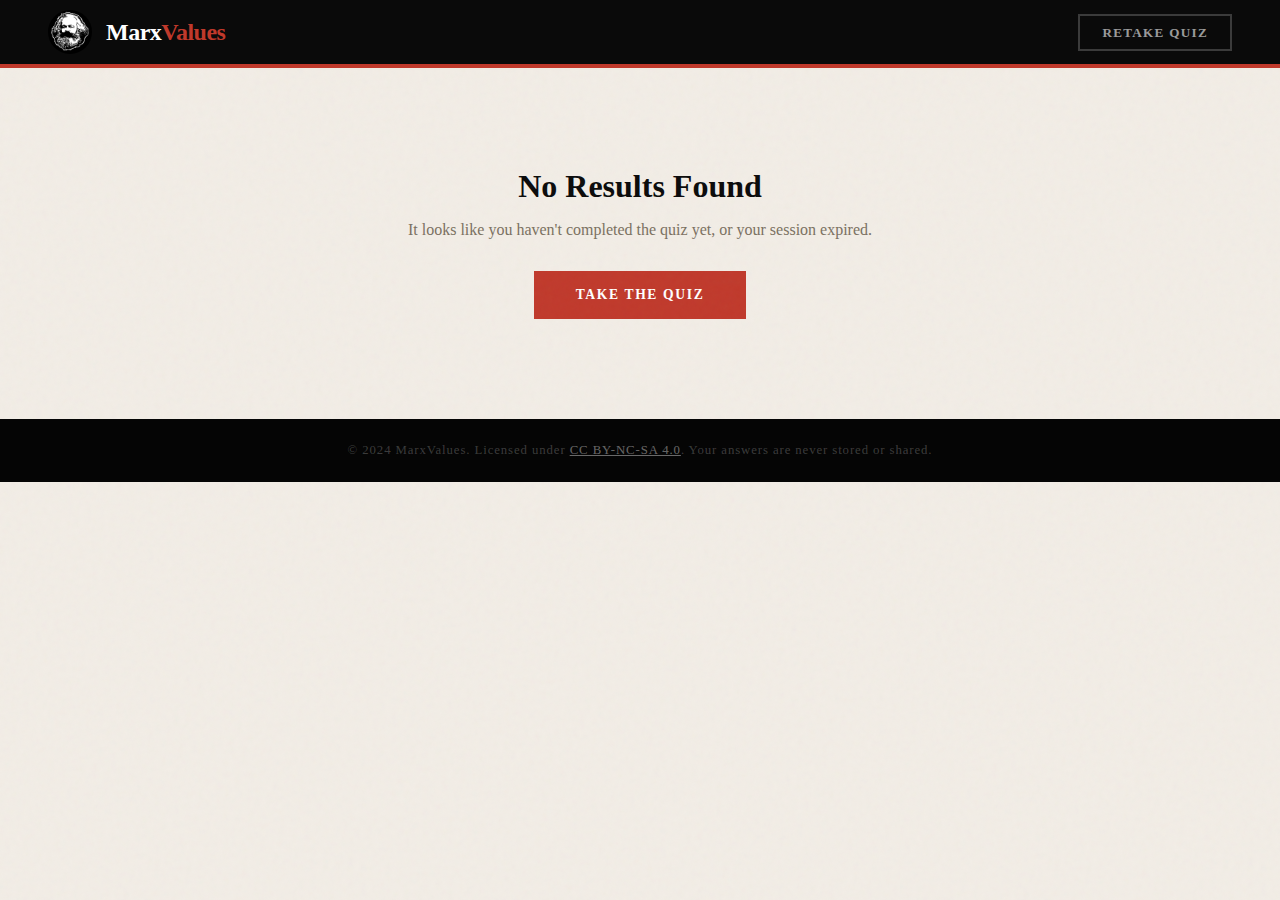
<file: results.html>
<!DOCTYPE html>
<!-- ╔══════════════════════════════════════════════════════╗
     MarxValues - results.html
     Reads quiz result from sessionStorage, renders:
       - Hero: matched ideology + match percentage
       - Axis score bars (7 axes, animated)
       - Radar chart (pure canvas, no libraries)
       - Full ideology breakdown (all 21 ranked)
       - Runner-up ideology cards (top 3)
       - Encrypted vault: save/load result as AES-256-GCM code
     If sessionStorage is empty, shows a "no results" fallback.
╚══════════════════════════════════════════════════════╝ -->
<html lang="en">
<head>
    <meta charset="UTF-8">
    <script>
        // Enforce HTTPS in production (skip for local file:// development)
        if (location.protocol === 'http:' && location.hostname !== 'localhost' && location.hostname !== '127.0.0.1') {
            location.replace('https:' + location.href.slice(5));
        }
    </script>
    <meta name="viewport" content="width=device-width, initial-scale=1.0">
    <meta http-equiv="Content-Security-Policy" content="
        default-src 'none';
        script-src 'self' 'unsafe-inline';
        style-src 'self' 'unsafe-inline';
        img-src 'self' data:;
        font-src 'self';
        connect-src 'none';
        form-action 'none';
        base-uri 'self';
        upgrade-insecure-requests;
    ">
    <title>MarxValues - Your Results</title>
    <style>
        :root{
            --ink:#0a0a0a; --paper:#f2ede6; --red:#c0392b;
            --muted:#7a7060; --border:#d8cfc4; --card:#fff;
        }
        *{margin:0;padding:0;box-sizing:border-box;}
        body{font-family:'Georgia','Times New Roman',Times,serif;background:var(--paper);color:var(--ink);min-height:100vh;}
        body::before{content:'';position:fixed;inset:0;pointer-events:none;z-index:0;
            background-image:url("data:image/svg+xml,%3Csvg viewBox='0 0 200 200' xmlns='http://www.w3.org/2000/svg'%3E%3Cfilter id='n'%3E%3CfeTurbulence type='fractalNoise' baseFrequency='0.72' numOctaves='4' stitchTiles='stitch'/%3E%3C/filter%3E%3Crect width='100%25' height='100%25' filter='url(%23n)' opacity='0.035'/%3E%3C/svg%3E");}

        /* HEADER */
        header{position:sticky;top:0;z-index:100;background:var(--ink);border-bottom:4px solid var(--red);padding:0 48px;height:68px;display:flex;align-items:center;justify-content:space-between;}
        .logo{display:flex;align-items:center;gap:14px;text-decoration:none;}
        .logo-img{width:44px;height:44px;border-radius:50%;object-fit:cover;}
        .logo-text{font-family:'Georgia','Times New Roman',Times,serif;font-size:1.5rem;font-weight:900;color:#fff;letter-spacing:-0.5px;}
        .logo-text span{color:var(--red);}
        nav a{color:rgba(255,255,255,0.6);text-decoration:none;font-size:0.82rem;font-weight:600;letter-spacing:0.1em;text-transform:uppercase;border:2px solid rgba(255,255,255,0.2);padding:9px 22px;transition:all 0.2s;}
        nav a:hover{background:var(--red);border-color:var(--red);color:#fff;}

        /* HERO */
        .result-hero{position:relative;z-index:1;background:var(--ink);padding:80px 48px 100px;overflow:hidden;border-bottom:6px solid var(--red);}
        .result-hero::before{content:'';position:absolute;inset:0;background:radial-gradient(ellipse 60% 80% at 80% 50%,rgba(192,57,43,0.22) 0%,transparent 70%);pointer-events:none;}
        .hero-inner{position:relative;z-index:1;max-width:800px;margin:0 auto;text-align:center;}
        .result-eyebrow{display:inline-block;background:var(--red);color:#fff;padding:6px 20px;font-size:0.72rem;text-transform:uppercase;letter-spacing:0.14em;margin-bottom:28px;font-weight:700;}
        .result-ideology{font-family:'Georgia','Times New Roman',Times,serif;font-size:clamp(2.8rem,8vw,5.5rem);font-weight:900;color:#fff;line-height:1.05;margin-bottom:12px;animation:revealUp 0.7s ease both;}
        @keyframes revealUp{from{opacity:0;transform:translateY(24px);}to{opacity:1;transform:translateY(0);}}
        .result-match-label{font-size:0.85rem;color:rgba(255,255,255,0.45);margin-bottom:4px;letter-spacing:0.08em;text-transform:uppercase;}
        .result-match-pct{font-family:'Georgia','Times New Roman',Times,serif;font-size:3.5rem;font-weight:700;color:var(--red);animation:revealUp 0.7s 0.15s ease both;}
        .match-pct-unit{font-size:1.8rem;}
        .result-description{font-size:1rem;line-height:1.75;color:rgba(255,255,255,0.5);max-width:540px;margin:24px auto 0;animation:revealUp 0.7s 0.25s ease both;}

        /* CONTENT */
        .content-wrapper{position:relative;z-index:1;max-width:860px;margin:0 auto;padding:64px 24px 100px;}
        .section-title{font-family:'Georgia','Times New Roman',Times,serif;font-size:1.6rem;font-weight:900;color:var(--ink);margin-bottom:32px;padding-bottom:12px;border-bottom:3px solid var(--red);}

        /* AXIS BARS */
        .axes-grid{display:grid;gap:0;margin-bottom:72px;border:1px solid var(--border);background:var(--card);}
        .axis-row{padding:24px 28px;border-bottom:1px solid var(--border);}
        .axis-row:last-child{border-bottom:none;}
        .axis-top{display:flex;justify-content:space-between;align-items:flex-start;margin-bottom:12px;gap:16px;}
        .axis-info{flex:1;}
        .axis-name{font-weight:700;font-size:0.85rem;text-transform:uppercase;letter-spacing:0.1em;margin-bottom:3px;}
        .axis-desc{font-size:0.78rem;color:var(--muted);}
        .axis-pct-label{font-family:'Georgia','Times New Roman',Times,serif;font-size:1.6rem;font-weight:900;line-height:1;flex-shrink:0;}
        .axis-track{height:8px;background:var(--border);overflow:hidden;border-radius:1px;margin-bottom:8px;}
        .axis-fill{height:100%;width:0%;border-radius:1px;transition:width 1.2s cubic-bezier(0.16,1,0.3,1);}
        .axis-poles{display:flex;justify-content:space-between;font-size:0.68rem;color:var(--muted);text-transform:uppercase;letter-spacing:0.06em;}

        /* axis fill colors */
        .fill-Revolution{background:linear-gradient(90deg,#e74c3c,#c0392b);}
        .fill-Scientific{background:linear-gradient(90deg,#3498db,#2c7bb6);}
        .fill-Centralization{background:linear-gradient(90deg,#9b59b6,#8e44ad);}
        .fill-Internationalism{background:linear-gradient(90deg,#2ecc71,#27ae60);}
        .fill-Organization{background:linear-gradient(90deg,#e67e22,#d35400);}
        .fill-Ecology{background:linear-gradient(90deg,#1abc9c,#16a085);}
        .fill-Social{background:linear-gradient(90deg,#95a5a6,#555);}

        /* axis pct colors */
        .pct-Revolution{color:#c0392b;}
        .pct-Scientific{color:#2c7bb6;}
        .pct-Centralization{color:#8e44ad;}
        .pct-Internationalism{color:#27ae60;}
        .pct-Organization{color:#d35400;}
        .pct-Ecology{color:#16a085;}
        .pct-Social{color:#555;}

        /* RADAR */
        .chart-card{background:var(--card);border:1px solid var(--border);border-top:4px solid var(--red);padding:40px;display:flex;flex-direction:column;align-items:center;margin-bottom:72px;}
        canvas#radar-canvas{max-width:400px;width:100%;height:auto;display:block;}

        /* RUNNER UPS */
        .runner-grid{display:grid;grid-template-columns:repeat(auto-fit,minmax(220px,1fr));gap:16px;margin-bottom:72px;}
        .runner-card{background:var(--card);border:1px solid var(--border);border-left:4px solid var(--red);padding:24px;transition:transform 0.2s,box-shadow 0.2s;}
        .runner-card:hover{transform:translateY(-4px);box-shadow:0 8px 24px rgba(0,0,0,0.08);}
        .runner-rank{font-size:0.72rem;text-transform:uppercase;letter-spacing:0.1em;color:var(--muted);margin-bottom:8px;font-weight:600;}
        .runner-name{font-family:'Georgia','Times New Roman',Times,serif;font-size:1.15rem;font-weight:700;margin-bottom:6px;}
        .runner-pct{font-size:2rem;font-weight:700;font-family:'Georgia','Times New Roman',Times,serif;color:var(--red);}
        .runner-track{height:4px;background:var(--border);margin-top:12px;overflow:hidden;}
        .runner-fill{height:100%;background:var(--red);width:0%;transition:width 1s ease 0.5s;}
        .runner-desc{font-size:0.8rem;color:var(--muted);margin-top:10px;line-height:1.55;}

        /* ACTIONS */
        .actions{display:flex;gap:16px;flex-wrap:wrap;justify-content:center;margin-top:16px;}
        .btn-retake{display:inline-block;padding:14px 40px;background:var(--red);color:#fff;text-decoration:none;font-size:0.85rem;font-weight:700;letter-spacing:0.12em;text-transform:uppercase;border:2px solid var(--red);transition:all 0.2s;}
        .btn-retake:hover{background:var(--ink);border-color:var(--ink);transform:translateY(-2px);}
        .btn-home{display:inline-block;padding:14px 40px;background:transparent;color:var(--ink);text-decoration:none;font-size:0.85rem;font-weight:700;letter-spacing:0.12em;text-transform:uppercase;border:2px solid var(--ink);transition:all 0.2s;}
        .btn-home:hover{background:var(--ink);color:#fff;transform:translateY(-2px);}

        /* NO DATA */
        .no-data{text-align:center;padding:100px 24px;}
        .no-data h2{font-family:'Georgia','Times New Roman',Times,serif;font-size:2rem;margin-bottom:16px;}
        .no-data p{color:var(--muted);margin-bottom:32px;}

        /* BREAKDOWN TABLE */
        .breakdown-grid{background:var(--card);border:1px solid var(--border);margin-bottom:72px;}
        .breakdown-row{display:grid;grid-template-columns:32px 1fr 1fr 52px;align-items:center;gap:12px;padding:12px 20px;border-bottom:1px solid var(--border);transition:background 0.15s;}
        .breakdown-row:last-child{border-bottom:none;}
        .breakdown-row:hover{background:#faf7f3;}
        .breakdown-top{background:#fff8f7;border-left:4px solid var(--red);}
        .breakdown-top:hover{background:#fff3f1;}
        .breakdown-rank{font-family:'Georgia','Times New Roman',Times,serif;font-size:0.85rem;font-weight:700;color:var(--muted);text-align:center;}
        .breakdown-top .breakdown-rank{color:var(--red);}
        .breakdown-name{font-size:0.88rem;font-weight:600;color:var(--ink);}
        .breakdown-top .breakdown-name{font-weight:700;color:var(--red);}
        .breakdown-bar-wrap{height:6px;background:var(--border);overflow:hidden;}
        .breakdown-bar{height:100%;background:var(--red);opacity:0.5;transition:width 0.8s cubic-bezier(0.16,1,0.3,1);}
        .breakdown-top .breakdown-bar{opacity:1;}
        .breakdown-pct{font-family:'Georgia','Times New Roman',Times,serif;font-size:0.88rem;font-weight:700;color:var(--muted);text-align:right;}
        .breakdown-top .breakdown-pct{color:var(--red);}

        /* VAULT */
        .vault-panel{background:var(--card);border:1px solid var(--border);border-top:4px solid var(--ink);padding:32px;margin-bottom:72px;}
        .vault-intro{font-size:0.92rem;line-height:1.75;color:#444;margin-bottom:28px;padding-bottom:24px;border-bottom:1px solid var(--border);}
        .vault-intro strong{color:var(--ink);}
        .vault-actions{display:flex;align-items:center;gap:16px;flex-wrap:wrap;margin-bottom:24px;}
        .vault-or{font-size:0.8rem;color:var(--muted);font-weight:600;text-transform:uppercase;letter-spacing:0.08em;}
        .vault-load-row{display:flex;gap:0;flex:1;min-width:260px;}
        .vault-input{flex:1;padding:11px 16px;border:2px solid var(--border);border-right:none;font-family:'Georgia','Times New Roman',Times,serif;font-size:0.88rem;background:var(--paper);color:var(--ink);outline:none;transition:border-color 0.2s;}
        .vault-input:focus{border-color:var(--ink);}
        .btn-save{padding:12px 28px;background:var(--ink);color:#fff;border:2px solid var(--ink);font-family:'Georgia','Times New Roman',Times,serif;font-size:0.82rem;font-weight:700;letter-spacing:0.1em;text-transform:uppercase;cursor:pointer;transition:all 0.2s;white-space:nowrap;}
        .btn-save:hover{background:var(--red);border-color:var(--red);}
        .btn-load{padding:11px 20px;background:var(--red);color:#fff;border:2px solid var(--red);font-family:'Georgia','Times New Roman',Times,serif;font-size:0.82rem;font-weight:700;letter-spacing:0.08em;text-transform:uppercase;cursor:pointer;transition:all 0.2s;}
        .btn-load:hover{background:var(--ink);border-color:var(--ink);}
        .vault-code-box{margin-top:8px;}
        .vault-code-label{font-size:0.78rem;font-weight:700;text-transform:uppercase;letter-spacing:0.1em;color:var(--muted);margin-bottom:10px;}
        .vault-code-text{width:100%;height:90px;padding:12px;font-family:'Georgia','Times New Roman',Times,serif;font-size:0.78rem;border:2px solid var(--border);background:var(--paper);color:var(--ink);resize:none;outline:none;letter-spacing:0.03em;line-height:1.5;}
        .btn-copy{margin-top:10px;padding:10px 24px;background:transparent;color:var(--ink);border:2px solid var(--ink);font-family:'Georgia','Times New Roman',Times,serif;font-size:0.8rem;font-weight:700;letter-spacing:0.1em;text-transform:uppercase;cursor:pointer;transition:all 0.2s;}
        .btn-copy:hover{background:var(--ink);color:#fff;}
        .btn-copy.copied{background:var(--ink);color:#fff;border-color:var(--ink);}
        .vault-security-note{margin-top:20px;padding:16px;background:#f8f4ee;border-left:3px solid var(--muted);font-size:0.8rem;line-height:1.65;color:#555;}
        .vault-security-note strong{color:var(--ink);}
        .vault-msg{font-size:0.85rem;font-weight:600;margin-top:12px;min-height:20px;}
        .vault-msg.ok{color:#27ae60;}
        .vault-msg.err{color:var(--red);}

        footer{background:#050505;color:rgba(255,255,255,0.22);padding:24px 48px;text-align:center;font-size:0.8rem;position:relative;z-index:1;letter-spacing:0.07em;}

        @media(max-width:768px){
            header{padding:0 20px;}
            .result-hero{padding:60px 20px 80px;}
            .content-wrapper{padding:40px 16px 80px;}
            .runner-grid{grid-template-columns:1fr 1fr;}
            .axis-row{padding:18px 16px;}
        }
        @media(max-width:480px){
            .runner-grid{grid-template-columns:1fr;}
        }
    </style>
</head>
<body>

<header>
    <a class="logo" href="index.html">
        <img class="logo-img" src="marx.png" alt="Marx">
        <span class="logo-text">Marx<span>Values</span></span>
    </a>
    <nav><a href="quiz.html">Retake Quiz</a></nav>
</header>

<div id="app"></div>

<footer><p>&copy; 2024 MarxValues. Licensed under <a href="https://creativecommons.org/licenses/by-nc-sa/4.0/" style="color:rgba(255,255,255,0.4);text-decoration:underline;">CC BY-NC-SA 4.0</a>. Your answers are never stored or shared.</p></footer>

<script>
// ── Constants ──────────────────────────────────────────────
const AXES = ["Revolution","Scientific","Centralization","Internationalism","Organization","Ecology","Social"];

const AXIS_META = {
    Revolution:      { high:"Revolution",   low:"Reform",        desc:"Radical overthrow vs. gradual change" },
    Scientific:      { high:"Scientific",   low:"Utopian",       desc:"Dialectical materialism vs. moral idealism" },
    Centralization:  { high:"Centralized",  low:"Decentralized", desc:"National planning vs. local autonomy" },
    Internationalism:{ high:"International",low:"National",      desc:"World revolution vs. national socialism" },
    Organization:    { high:"Party-Led",    low:"Union-Led",     desc:"Vanguard party vs. revolutionary unionism" },
    Ecology:         { high:"Production",   low:"Ecology",       desc:"Industrial output vs. environmental sustainability" },
    Social:          { high:"Progressive",  low:"Conservative",  desc:"Social liberation vs. cultural traditionalism" },
};

const AXIS_COLORS = {
    Revolution:"#c0392b", Scientific:"#2c7bb6", Centralization:"#8e44ad",
    Internationalism:"#27ae60", Organization:"#d35400", Ecology:"#16a085", Social:"#555"
};

// ── Load from sessionStorage ───────────────────────────────
/* Read the result object stored by quiz.html's submitQuiz().
   Format: { top, runnerUps, allRanked, scores }
   If missing or malformed, show the no-data fallback. */
const raw = sessionStorage.getItem('marxvalues_result');

if (!raw) {
    document.getElementById('app').innerHTML = `
        <div class="no-data">
            <h2>No Results Found</h2>
            <p>It looks like you haven't completed the quiz yet, or your session expired.</p>
            <a href="quiz.html" class="btn-retake">Take the Quiz</a>
        </div>`;
} else {
    try {
        const data = JSON.parse(raw);
        if (!data || !data.top || !data.scores) throw new Error('Bad data');
        renderResults(data.scores, data.top, data.runnerUps || [], data.allRanked || []);
    } catch(e) {
        document.getElementById('app').innerHTML = `
            <div class="no-data">
                <h2>Something went wrong</h2>
                <p>Could not load your results. Please retake the quiz.</p>
                <a href="quiz.html" class="btn-retake">Take the Quiz</a>
            </div>`;
    }
}

// ── Render ─────────────────────────────────────────────────
/* renderResults(): main render function.
   Builds all HTML sections and injects them into #app,
   then triggers the staggered animations after the DOM settles. */
function renderResults(scores, top, runnerUps, allRanked) {
    document.title = 'MarxValues - ' + top.name;

    // Sanitize scores - default missing axes to 50
    AXES.forEach(ax => {
        if (typeof scores[ax] !== 'number' || isNaN(scores[ax])) scores[ax] = 50;
        scores[ax] = Math.max(0, Math.min(100, scores[ax]));
    });

    const matchPct = typeof top.matchPct === 'number' ? Math.round(top.matchPct) : 0;

    // ── Hero
    const heroHTML = `
        <section class="result-hero">
            <div class="hero-inner">
                <div class="result-eyebrow">Your Political Ideology</div>
                <div class="result-ideology">${top.name}</div>
                <div class="result-match-label">Match Score</div>
                <div class="result-match-pct" id="match-counter">0<span class="match-pct-unit">%</span></div>
                <p class="result-description">${top.desc || ''}</p>
            </div>
        </section>`;

    // ── Axis score bars ─────────────────────────────────────────
    // One row per axis showing name, description, animated fill bar,
    // and percentage counter. Bars animate via JS after DOM insertion.
    const axesHTML = AXES.map(ax => {
        const pct = Math.round(scores[ax]);
        const m = AXIS_META[ax];
        const color = AXIS_COLORS[ax];
        return `
        <div class="axis-row">
            <div class="axis-top">
                <div class="axis-info">
                    <div class="axis-name pct-${ax}">${ax}</div>
                    <div class="axis-desc">${m.desc}</div>
                </div>
                <div class="axis-pct-label pct-${ax}" id="pct-${ax}">0%</div>
            </div>
            <div class="axis-track">
                <div class="axis-fill fill-${ax}" id="fill-${ax}"></div>
            </div>
            <div class="axis-poles">
                <span>${m.high} &rarr; 100%</span>
                <span>0% &larr; ${m.low}</span>
            </div>
        </div>`;
    }).join('');

    // ── Runner-up cards ──────────────────────────────────────────
    // Top 3 non-winning ideologies shown as cards with match %,
    // animated fill bar, and ideology description.
    const runnerHTML = runnerUps.slice(0,3).map((r, i) => `
        <div class="runner-card">
            <div class="runner-rank">#${i + 2} Match</div>
            <div class="runner-name">${r.name}</div>
            <div class="runner-pct">${Math.round(r.matchPct || 0)}%</div>
            <div class="runner-track">
                <div class="runner-fill" id="runner-fill-${i}"></div>
            </div>
            <div class="runner-desc">${r.desc || ''}</div>
        </div>`).join('');

    // ── Full ideology breakdown table ───────────────────────────
    // All 21 ideologies ranked by match %, with animated bars.
    // Top result gets a red left border and highlighted background.
    // Falls back gracefully if allRanked is missing (old saved results).
    const breakdownHTML = (allRanked && allRanked.length > 0) ? allRanked.map((r, i) => {
        const pct = Math.round(r.matchPct || 0);
        const isTop = i === 0;
        return `
        <div class="breakdown-row ${isTop ? 'breakdown-top' : ''}">
            <div class="breakdown-rank">${i + 1}</div>
            <div class="breakdown-name">${r.name}</div>
            <div class="breakdown-bar-wrap">
                <div class="breakdown-bar" id="bdown-${i}" style="width:0%"></div>
            </div>
            <div class="breakdown-pct" id="bdown-pct-${i}">${pct}%</div>
        </div>`;
    }).join('') : '<p style="color:var(--muted);font-size:0.9rem;">Full breakdown not available - retake the quiz to see all ideology scores.</p>';

    // ── Inject HTML
    document.getElementById('app').innerHTML = `
        ${heroHTML}
        <div class="content-wrapper">
            <h2 class="section-title">Your Axis Scores</h2>
            <div class="axes-grid">${axesHTML}</div>
            <h2 class="section-title">Radar Chart</h2>
            <div class="chart-card">
                <canvas id="radar-canvas" width="400" height="400"></canvas>
            </div>
            <h2 class="section-title">All Ideology Matches</h2>
            <div class="breakdown-grid">${breakdownHTML}</div>
            <h2 class="section-title">Runner-Up Ideologies</h2>
            <div class="runner-grid">${runnerHTML}</div>
            <h2 class="section-title">Save Your Results</h2>
            <div class="vault-panel" id="vault-panel">
                <div class="vault-intro">
                    <p>Your results can be saved as an <strong>encrypted local code</strong>. The code is stored only in your browser - no data is sent anywhere, no account needed, no fingerprints retained. Paste the code back here any time to reload your results.</p>
                </div>
                <div class="vault-actions">
                    <button class="btn-save" id="btn-save" onclick="saveResult()">Generate Save Code</button>
                    <span class="vault-or">or</span>
                    <div class="vault-load-row">
                        <input class="vault-input" id="load-code-input" type="text" placeholder="Paste a save code to load...">
                        <button class="btn-load" onclick="loadResult()">Load</button>
                    </div>
                </div>
                <div class="vault-code-box" id="vault-code-box" style="display:none;">
                    <div class="vault-code-label">Your encrypted save code - copy and keep it safe:</div>
                    <textarea class="vault-code-text" id="vault-code-text" readonly></textarea>
                    <button class="btn-copy" id="btn-copy" onclick="copyCode()">Copy Code</button>
                    <div class="vault-security-note">
                        <strong>Security note:</strong> This code is encrypted with AES-256-GCM using a key generated in your browser. It contains only your axis scores and ideology match - no timestamps, no IP address, no identifying information of any kind.
                    </div>
                </div>
                <div class="vault-msg" id="vault-msg"></div>
            </div>
            <div class="actions">
                <a href="quiz.html" class="btn-retake">Retake the Quiz</a>
                <a href="index.html" class="btn-home">Home</a>
            </div>
        </div>`;

    // ── Staggered animations ─────────────────────────────────────
    // Wait one rAF + 80ms for the DOM to fully paint before animating.
    // Axis bars stagger 120ms apart. Breakdown bars stagger 60ms apart.
    // Radar chart draws itself via its own rAF loop.
    requestAnimationFrame(() => {
        setTimeout(() => {
            // Match counter
            animateCounter('match-counter', matchPct, true);

            // Axis fills + counters - staggered
            AXES.forEach((ax, i) => {
                setTimeout(() => {
                    const pct = Math.round(scores[ax]);
                    const fillEl = document.getElementById('fill-' + ax);
                    if (fillEl) fillEl.style.width = pct + '%';
                    animateCounter('pct-' + ax, pct, false);
                }, i * 120);
            });

            // Runner-up fills
            runnerUps.slice(0,3).forEach((r, i) => {
                setTimeout(() => {
                    const el = document.getElementById('runner-fill-' + i);
                    if (el) el.style.width = Math.round(r.matchPct || 0) + '%';
                }, 600 + i * 120);
            });

            // Full breakdown bars
            if (allRanked && allRanked.length > 0) {
                allRanked.forEach((r, i) => {
                    setTimeout(() => {
                        const bar = document.getElementById('bdown-' + i);
                        if (bar) bar.style.width = Math.round(r.matchPct || 0) + '%';
                    }, i * 60);
                });
            }

            // Radar chart
            drawRadar(scores);
        }, 80);
    });
}

// ── Animated number counter ────────────────────────────────
/* animateCounter(): counts a number from 0 to target over ~1.2s.
   Uses an ease-out quartic curve for a natural deceleration.
   isMatch=true renders the match percentage with a % span suffix. */
function animateCounter(id, target, isMatch) {
    const el = document.getElementById(id);
    if (!el || isNaN(target)) return;
    const duration = 1200;
    let startTime = null;
    function step(ts) {
        if (!startTime) startTime = ts;
        const progress = Math.min((ts - startTime) / duration, 1);
        const ease = 1 - Math.pow(1 - progress, 4);
        const current = Math.round(ease * target);
        if (isMatch) {
            el.innerHTML = current + '<span class="match-pct-unit">%</span>';
        } else {
            el.textContent = current + '%';
        }
        if (progress < 1) requestAnimationFrame(step);
    }
    requestAnimationFrame(step);
}

// ── Radar chart (pure canvas) ──────────────────────────────
/* drawRadar(): draws an animated 7-axis radar chart on a <canvas>.
   Pure canvas - no charting library needed.
   Renders: grid rings, spokes, animated data polygon, axis dots, labels.
   Animation runs via requestAnimationFrame until progress reaches 1. */
function drawRadar(scores) {
    const canvas = document.getElementById('radar-canvas');
    if (!canvas) return;
    const ctx = canvas.getContext('2d');
    const W = canvas.width, H = canvas.height;
    const cx = W / 2, cy = H / 2;
    const R = Math.min(W, H) * 0.33;
    const N = AXES.length;
    const angleStep = (Math.PI * 2) / N;

    function getPoint(i, value) {
        const angle = angleStep * i - Math.PI / 2;
        const r = (value / 100) * R;
        return { x: cx + r * Math.cos(angle), y: cy + r * Math.sin(angle) };
    }

    let progress = 0;

    function drawFrame() {
        ctx.clearRect(0, 0, W, H);

        // Grid rings
        for (let ring = 1; ring <= 4; ring++) {
            ctx.beginPath();
            for (let i = 0; i < N; i++) {
                const angle = angleStep * i - Math.PI / 2;
                const r = (ring / 4) * R;
                const x = cx + r * Math.cos(angle);
                const y = cy + r * Math.sin(angle);
                i === 0 ? ctx.moveTo(x, y) : ctx.lineTo(x, y);
            }
            ctx.closePath();
            ctx.strokeStyle = 'rgba(0,0,0,0.07)';
            ctx.lineWidth = 1;
            ctx.stroke();
            if (ring % 2 === 0) {
                ctx.fillStyle = 'rgba(0,0,0,0.015)';
                ctx.fill();
            }
        }

        // Spokes
        for (let i = 0; i < N; i++) {
            const angle = angleStep * i - Math.PI / 2;
            ctx.beginPath();
            ctx.moveTo(cx, cy);
            ctx.lineTo(cx + R * Math.cos(angle), cy + R * Math.sin(angle));
            ctx.strokeStyle = 'rgba(0,0,0,0.09)';
            ctx.lineWidth = 1;
            ctx.stroke();
        }

        // Animate progress
        progress = Math.min(progress + 0.04, 1);
        const ease = 1 - Math.pow(1 - progress, 3);

        // Data polygon
        ctx.beginPath();
        AXES.forEach((ax, i) => {
            const val = (scores[ax] || 50) * ease;
            const pt = getPoint(i, val);
            i === 0 ? ctx.moveTo(pt.x, pt.y) : ctx.lineTo(pt.x, pt.y);
        });
        ctx.closePath();
        ctx.fillStyle = 'rgba(192,57,43,0.15)';
        ctx.fill();
        ctx.strokeStyle = '#c0392b';
        ctx.lineWidth = 2.5;
        ctx.stroke();

        // Dots
        AXES.forEach((ax, i) => {
            const val = (scores[ax] || 50) * ease;
            const pt = getPoint(i, val);
            ctx.beginPath();
            ctx.arc(pt.x, pt.y, 5, 0, Math.PI * 2);
            ctx.fillStyle = AXIS_COLORS[ax];
            ctx.fill();
            ctx.strokeStyle = '#fff';
            ctx.lineWidth = 2;
            ctx.stroke();
        });

        // Labels
        ctx.textAlign = 'center';
        AXES.forEach((ax, i) => {
            const angle = angleStep * i - Math.PI / 2;
            const labelR = R + 32;
            const lx = cx + labelR * Math.cos(angle);
            const ly = cy + labelR * Math.sin(angle);
            ctx.font = '700 11px Georgia, serif';
            ctx.fillStyle = AXIS_COLORS[ax];
            ctx.fillText(ax, lx, ly + 4);
        });

        if (progress < 1) requestAnimationFrame(drawFrame);
    }

    requestAnimationFrame(drawFrame);
}

// ── ENCRYPTED VAULT SYSTEM ─────────────────────────────────────
// Allows users to save and reload their results as an encrypted code.
// Uses the browser's native Web Crypto API (AES-256-GCM).
//
// SECURITY MODEL:
//   - Key is generated fresh each time and embedded IN the save code
//   - Nothing is sent to any server - all crypto runs in the browser
//   - Stored payload: { ideology, match%, scores } only
//   - No timestamps, no IP, no session ID, no fingerprints
//
// SAVE CODE FORMAT:
//   "MV1." + base64url(32-byte AES key) + "." + base64url(12-byte IV + ciphertext)
//
// The code is the only way to decrypt - we cannot read saved results.
// ──────────────────────────────────────────────────────────────── ─────────────────────────────────
// Uses Web Crypto API (AES-256-GCM) - all browser-native, no libraries.
// Stored payload: { ideology, matchPct, scores } - no timestamps, no IDs.
// Key is embedded in the save code itself (base64url) so we never store it.
// Format: "MV1." + base64url(key_bytes) + "." + base64url(iv + ciphertext)

const VAULT_PREFIX = 'MV1.';

// Encode bytes to base64url (URL-safe, no padding)
/* toB64(): encode a buffer to URL-safe base64 (no padding).
   Uses - and _ instead of + and / so codes are safe in URLs and emails. */
function toB64(buf) {
    return btoa(String.fromCharCode(...new Uint8Array(buf)))
        .replace(/\+/g,'-').replace(/\//g,'_').replace(/=+$/,'');
}

// Decode base64url back to Uint8Array
/* fromB64(): decode URL-safe base64 back to a Uint8Array. */
function fromB64(str) {
    const b64 = str.replace(/-/g,'+').replace(/_/g,'/');
    const pad = b64.length % 4 ? '='.repeat(4 - b64.length % 4) : '';
    return Uint8Array.from(atob(b64+pad), c => c.charCodeAt(0));
}

// Generate a fresh AES-256-GCM key
/* generateKey(): create a fresh AES-256-GCM key.
   extractable:true so we can export it into the save code. */
async function generateKey() {
    return crypto.subtle.generateKey(
        { name:'AES-GCM', length:256 },
        true,   // extractable so we can export it into the save code
        ['encrypt','decrypt']
    );
}

// Export raw key bytes
async function exportKey(key) {
    return crypto.subtle.exportKey('raw', key);
}

// Import raw key bytes back into a CryptoKey
async function importKey(rawBytes) {
    return crypto.subtle.importKey(
        'raw', rawBytes,
        { name:'AES-GCM', length:256 },
        false,
        ['decrypt']
    );
}

// Encrypt plaintext string → Uint8Array of (iv[12] || ciphertext)
/* encrypt(): AES-256-GCM encrypt a string.
   Generates a random 12-byte IV, prepends it to the ciphertext,
   returns the combined buffer (IV + ciphertext) as Uint8Array. */
async function encrypt(key, plaintext) {
    const iv = crypto.getRandomValues(new Uint8Array(12));
    const encoded = new TextEncoder().encode(plaintext);
    const ciphertext = await crypto.subtle.encrypt(
        { name:'AES-GCM', iv },
        key, encoded
    );
    // Prepend IV so we can recover it during decryption
    const combined = new Uint8Array(12 + ciphertext.byteLength);
    combined.set(iv, 0);
    combined.set(new Uint8Array(ciphertext), 12);
    return combined;
}

// Decrypt (iv[12] || ciphertext) back to plaintext string
/* decrypt(): reverse of encrypt().
   Splits the first 12 bytes as IV, decrypts the rest. */
async function decrypt(key, combined) {
    const iv = combined.slice(0, 12);
    const ciphertext = combined.slice(12);
    const decrypted = await crypto.subtle.decrypt(
        { name:'AES-GCM', iv },
        key, ciphertext
    );
    return new TextDecoder().decode(decrypted);
}

// Build the minimal payload - NO timestamps, NO IDs, NO fingerprints
/* buildPayload(): construct the minimal JSON to encrypt and store.
   ONLY includes ideology name, match %, and 7 rounded axis scores.
   Deliberately excludes: timestamp, session ID, browser info, IP. */
function buildPayload(scoresObj, topObj) {
    return JSON.stringify({
        ideology: topObj.name,
        match: Math.round(topObj.matchPct || 0),
        scores: Object.fromEntries(
            AXES.map(ax => [ax, Math.round(scoresObj[ax] || 50)])
        )
    });
}

// ── SAVE ──────────────────────────────────────────────────
/* saveResult(): encrypts the current quiz result and displays
   the encoded save code for the user to copy. Steps:
   1. Read result from sessionStorage
   2. Generate fresh AES-256-GCM key
   3. Encrypt the minimal payload
   4. Encode as "MV1.{key}.{iv+ciphertext}" and show in textarea */
async function saveResult() {
    const btn = document.getElementById('btn-save');
    const box = document.getElementById('vault-code-box');
    const msg = document.getElementById('vault-msg');
    btn.textContent = 'Encrypting...';
    btn.disabled = true;
    msg.textContent = '';
    msg.className = 'vault-msg';

    try {
        // Pull current result from sessionStorage
        const raw = sessionStorage.getItem('marxvalues_result');
        if (!raw) throw new Error('No result found - please complete the quiz first.');
        const data = JSON.parse(raw);
        if (!data.top || !data.scores) throw new Error('Result data is incomplete.');

        const payload = buildPayload(data.scores, data.top);

        // Generate fresh key + encrypt
        const key = await generateKey();
        const keyBytes = await exportKey(key);
        const encrypted = await encrypt(key, payload);

        // Build save code: prefix + key + encrypted blob
        const code = VAULT_PREFIX + toB64(keyBytes) + '.' + toB64(encrypted);

        // Show code box
        document.getElementById('vault-code-text').value = code;
        box.style.display = 'block';
        msg.className = 'vault-msg ok';
        msg.textContent = 'Code generated. Copy it and store it somewhere safe.';
    } catch(e) {
        msg.className = 'vault-msg err';
        msg.textContent = e.message || 'Encryption failed.';
    } finally {
        btn.textContent = 'Generate Save Code';
        btn.disabled = false;
    }
}

// ── LOAD ──────────────────────────────────────────────────
/* loadResult(): decrypts a pasted save code and reloads results.
   Steps:
   1. Validate the "MV1." prefix and split into key + ciphertext parts
   2. Import the key bytes and decrypt
   3. Reconstruct a result object compatible with renderResults()
   4. Store back in sessionStorage and reload the page */
async function loadResult() {
    const input = document.getElementById('load-code-input');
    const msg = document.getElementById('vault-msg');
    const code = input.value.trim();
    msg.className = 'vault-msg';
    msg.textContent = '';

    if (!code.startsWith(VAULT_PREFIX)) {
        msg.className = 'vault-msg err';
        msg.textContent = 'Invalid code - must start with "' + VAULT_PREFIX + '".';
        return;
    }

    const parts = code.slice(VAULT_PREFIX.length).split('.');
    if (parts.length !== 2) {
        msg.className = 'vault-msg err';
        msg.textContent = 'Malformed code - check you copied it in full.';
        return;
    }

    try {
        msg.textContent = 'Decrypting...';
        const keyBytes = fromB64(parts[0]);
        const combined = fromB64(parts[1]);
        const key = await importKey(keyBytes);
        const plaintext = await decrypt(key, combined);
        const saved = JSON.parse(plaintext);

        // Reconstruct a result object compatible with sessionStorage format
        const reconstructed = {
            scores: saved.scores,
            top: { name: saved.ideology, matchPct: saved.match, desc: getDesc(saved.ideology) },
            runnerUps: []
        };

        sessionStorage.setItem('marxvalues_result', JSON.stringify(reconstructed));
        msg.className = 'vault-msg ok';
        msg.textContent = 'Loaded! Reloading your results...';
        setTimeout(() => location.reload(), 900);
    } catch(e) {
        msg.className = 'vault-msg err';
        msg.textContent = 'Decryption failed - the code may be corrupted or incomplete.';
    }
}

// ── COPY ──────────────────────────────────────────────────
/* copyCode(): copy the generated save code to the clipboard.
   Falls back to document.execCommand for older browsers. */
async function copyCode() {
    const text = document.getElementById('vault-code-text').value;
    const btn = document.getElementById('btn-copy');
    try {
        await navigator.clipboard.writeText(text);
        btn.textContent = 'Copied!';
        btn.classList.add('copied');
        setTimeout(() => { btn.textContent='Copy Code'; btn.classList.remove('copied'); }, 2000);
    } catch(e) {
        // Fallback for browsers without clipboard API
        document.getElementById('vault-code-text').select();
        document.execCommand('copy');
        btn.textContent = 'Copied!';
        setTimeout(() => { btn.textContent='Copy Code'; }, 2000);
    }
}

// Lookup ideology description for reconstructed results
/* getDesc(): returns the short description for a named ideology.
   Used when reconstructing a result from a saved code, since the
   saved payload only stores the ideology name, not its description. */
function getDesc(name) {
    const map = {
        'Marxism':'The foundational framework of scientific socialism: class struggle, historical materialism, and the revolutionary overthrow of capitalism.',
        'Marxism-Leninism':'Vanguard party, democratic centralism, and the dictatorship of the proletariat - the ideology of the Soviet state.',
        'Trotskyism':'Permanent revolution, anti-Stalinist workers\' democracy, and uncompromising internationalism.',
        'MLM':'Marxism-Leninism-Maoism: mass line, people\'s war, cultural revolution, and continuing class struggle under socialism.',
        'Third Worldism':'The Global South as the primary revolutionary subject; the first-world proletariat as a co-opted labor aristocracy.',
        'Dengism':'Socialism with Chinese characteristics: market mechanisms, CPC leadership, and the primary stage of socialism.',
        'Hoxhaism':'Anti-revisionist Marxism-Leninism: strict defense of Stalin, opposition to Maoism and Soviet revisionism alike.',
        'Syndicalism':'Revolutionary trade unionism - the union, not the party, is the vehicle of socialist transformation.',
        'Libertarian':'Emphasizes individual liberty, limited government, and free markets above all else.',
        'Conservative':'Values tradition, authority, and social stability; cautious of rapid change in any direction.',
        'Liberal':'Supports individual rights, democracy, and social progress alongside regulated capitalism.',
        'Socialist':'Advocates for social ownership, economic equality, and redistribution of wealth through democratic means.',
        'Centrist':'Takes a balanced approach, incorporating ideas from multiple political traditions without firm commitments.',
        'Authoritarian':'Prioritizes order, hierarchy, and state power over individual freedoms and democratic participation.',
        'Libertarian Socialist':'Combines opposition to state power with support for economic equality and workers\' self-management.',
        'Anarchist':'Rejects all compulsory government and hierarchy; advocates voluntary association and mutual aid.',
        'Eco-Socialist':'Combines socialist principles with environmental conservation; capitalism is the root of the ecological crisis.',
        'Social Democrat':'Gradual reform within capitalism - a strong welfare state, progressive taxation, and parliamentary democracy over revolution.',
        'Liberal / Right':'Your answers align with liberal or right-wing politics rather than the left-wing spectrum this quiz measures. Try a general political compass quiz for a fuller picture.',
        'Patriotic Socialism':'Socialism organized around national identity - state ownership and workers rights combined with cultural conservatism and rejection of liberal social values.',
        'Left Communism':'A Marxist critique of Leninism from the left - rejecting parliament, vanguard parties, and trade union bureaucracies in favor of workers councils and class autonomy.',
        'Luxemburgism':'Mass strike, anti-vanguardism, and the insistence that socialist democracy cannot be deferred - it must be practiced inside the revolutionary movement from the start.',
        'Autonomism':'Workers self-organization, the refusal of work, and a Marxist analysis expanded to cover all value-producing labor including immaterial, affective, and reproductive work.',
        'Market Socialism':'Social or worker ownership of productive enterprises combined with market allocation - economic democracy without bureaucratic central planning.',
    };
    return map[name] || '';
}
</script>
</body>
</html>
</file>
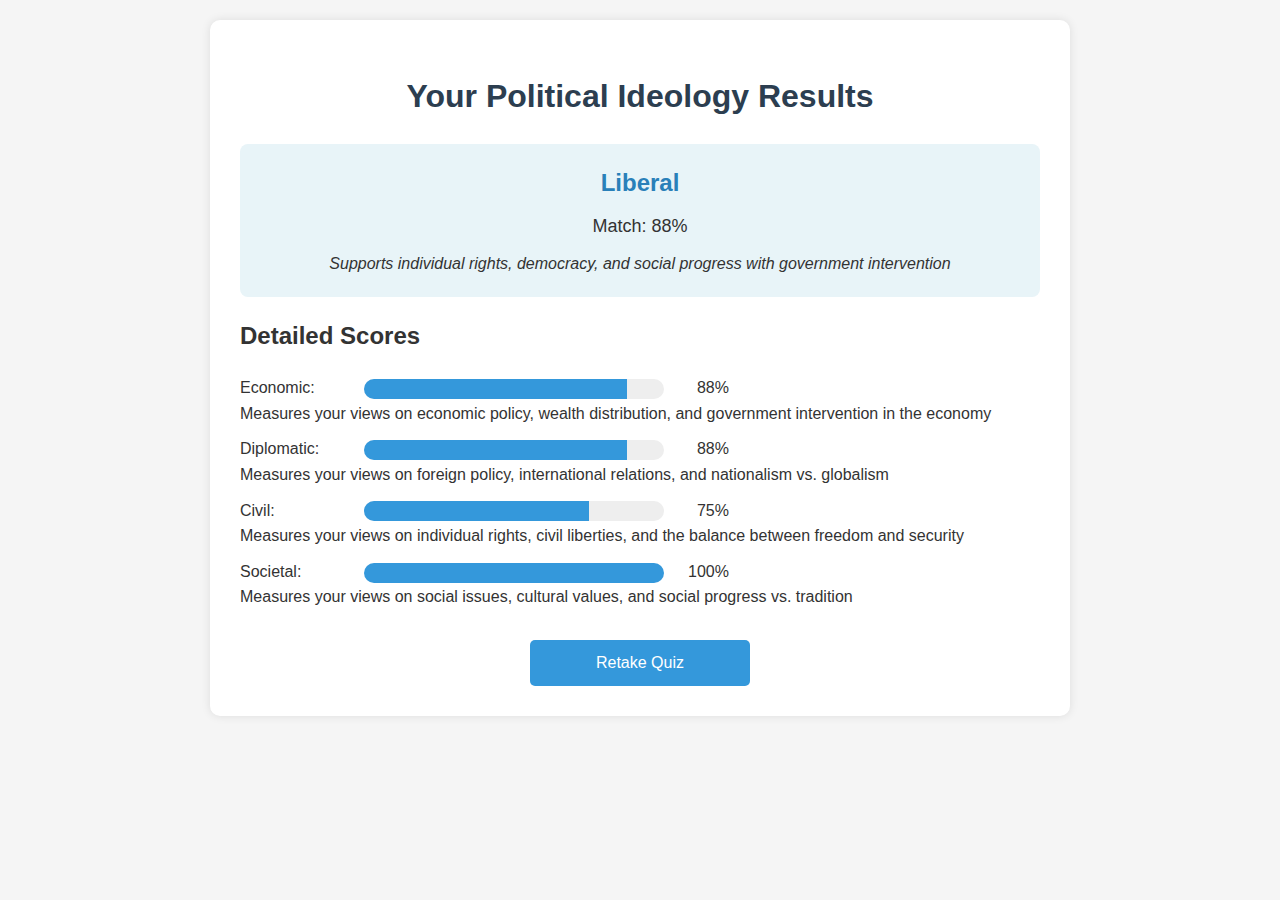
<file: backend/quiz_results.html>
<!DOCTYPE html>
<html lang="en">
<head>
    <meta charset="UTF-8">
    <meta name="viewport" content="width=device-width, initial-scale=1.0">
    <title>Quiz Results</title>
    <style>
        body { font-family: Arial, sans-serif; line-height: 1.6; margin: 0; padding: 20px; background-color: #f5f5f5; color: #333; }
        .container { max-width: 800px; margin: 0 auto; background: white; padding: 30px; border-radius: 10px; box-shadow: 0 0 10px rgba(0,0,0,0.1); }
        h1 { color: #2c3e50; text-align: center; }
        .result-box { background: #e8f4f8; padding: 20px; border-radius: 8px; margin-bottom: 20px; text-align: center; }
        .ideology { font-size: 24px; font-weight: bold; color: #2980b9; }
        .match { font-size: 18px; margin: 10px 0; }
        .description { font-style: italic; margin-top: 10px; }
        .axis-container { margin: 20px 0; }
        .axis { margin: 10px 0; }
        .axis-name { display: inline-block; width: 120px; }
        .bar-container { display: inline-block; width: 300px; height: 20px; background: #eee; border-radius: 10px; overflow: hidden; vertical-align: middle; }
        .bar { height: 100%; background: #3498db; }
        .percentage { display: inline-block; width: 50px; text-align: right; margin-left: 10px; }
        .retake-btn { display: block; width: 200px; margin: 30px auto 0; padding: 10px; background: #3498db; color: white; border: none; border-radius: 5px; font-size: 16px; cursor: pointer; text-align: center; text-decoration: none; }
        .retake-btn:hover { background: #2980b9; }
    </style>
</head>
<body>
    <div class="container">
        <h1>Your Political Ideology Results</h1>
        
        <div class="result-box">
            <div class="ideology">Liberal</div>
            <div class="match">Match: 88%</div>
            <div class="description">Supports individual rights, democracy, and social progress with government intervention</div>
        </div>
        
        <h2>Detailed Scores</h2>
        <div class="axis-container">
            <div class="axis">
                <span class="axis-name">Economic:</span>
                <div class="bar-container">
                    <div class="bar" style="width: 87.5%;"></div>
                </div>
                <span class="percentage">88%</span>
                <div class="axis-description">Measures your views on economic policy, wealth distribution, and government intervention in the economy</div>
            </div>
            <div class="axis">
                <span class="axis-name">Diplomatic:</span>
                <div class="bar-container">
                    <div class="bar" style="width: 87.5%;"></div>
                </div>
                <span class="percentage">88%</span>
                <div class="axis-description">Measures your views on foreign policy, international relations, and nationalism vs. globalism</div>
            </div>
            <div class="axis">
                <span class="axis-name">Civil:</span>
                <div class="bar-container">
                    <div class="bar" style="width: 75%;"></div>
                </div>
                <span class="percentage">75%</span>
                <div class="axis-description">Measures your views on individual rights, civil liberties, and the balance between freedom and security</div>
            </div>
            <div class="axis">
                <span class="axis-name">Societal:</span>
                <div class="bar-container">
                    <div class="bar" style="width: 100%;"></div>
                </div>
                <span class="percentage">100%</span>
                <div class="axis-description">Measures your views on social issues, cultural values, and social progress vs. tradition</div>
            </div>
        </div>
        
        <a href="#" onclick="window.location.reload();" class="retake-btn">Retake Quiz</a>
    </div>
</body>
</html>
</file>
